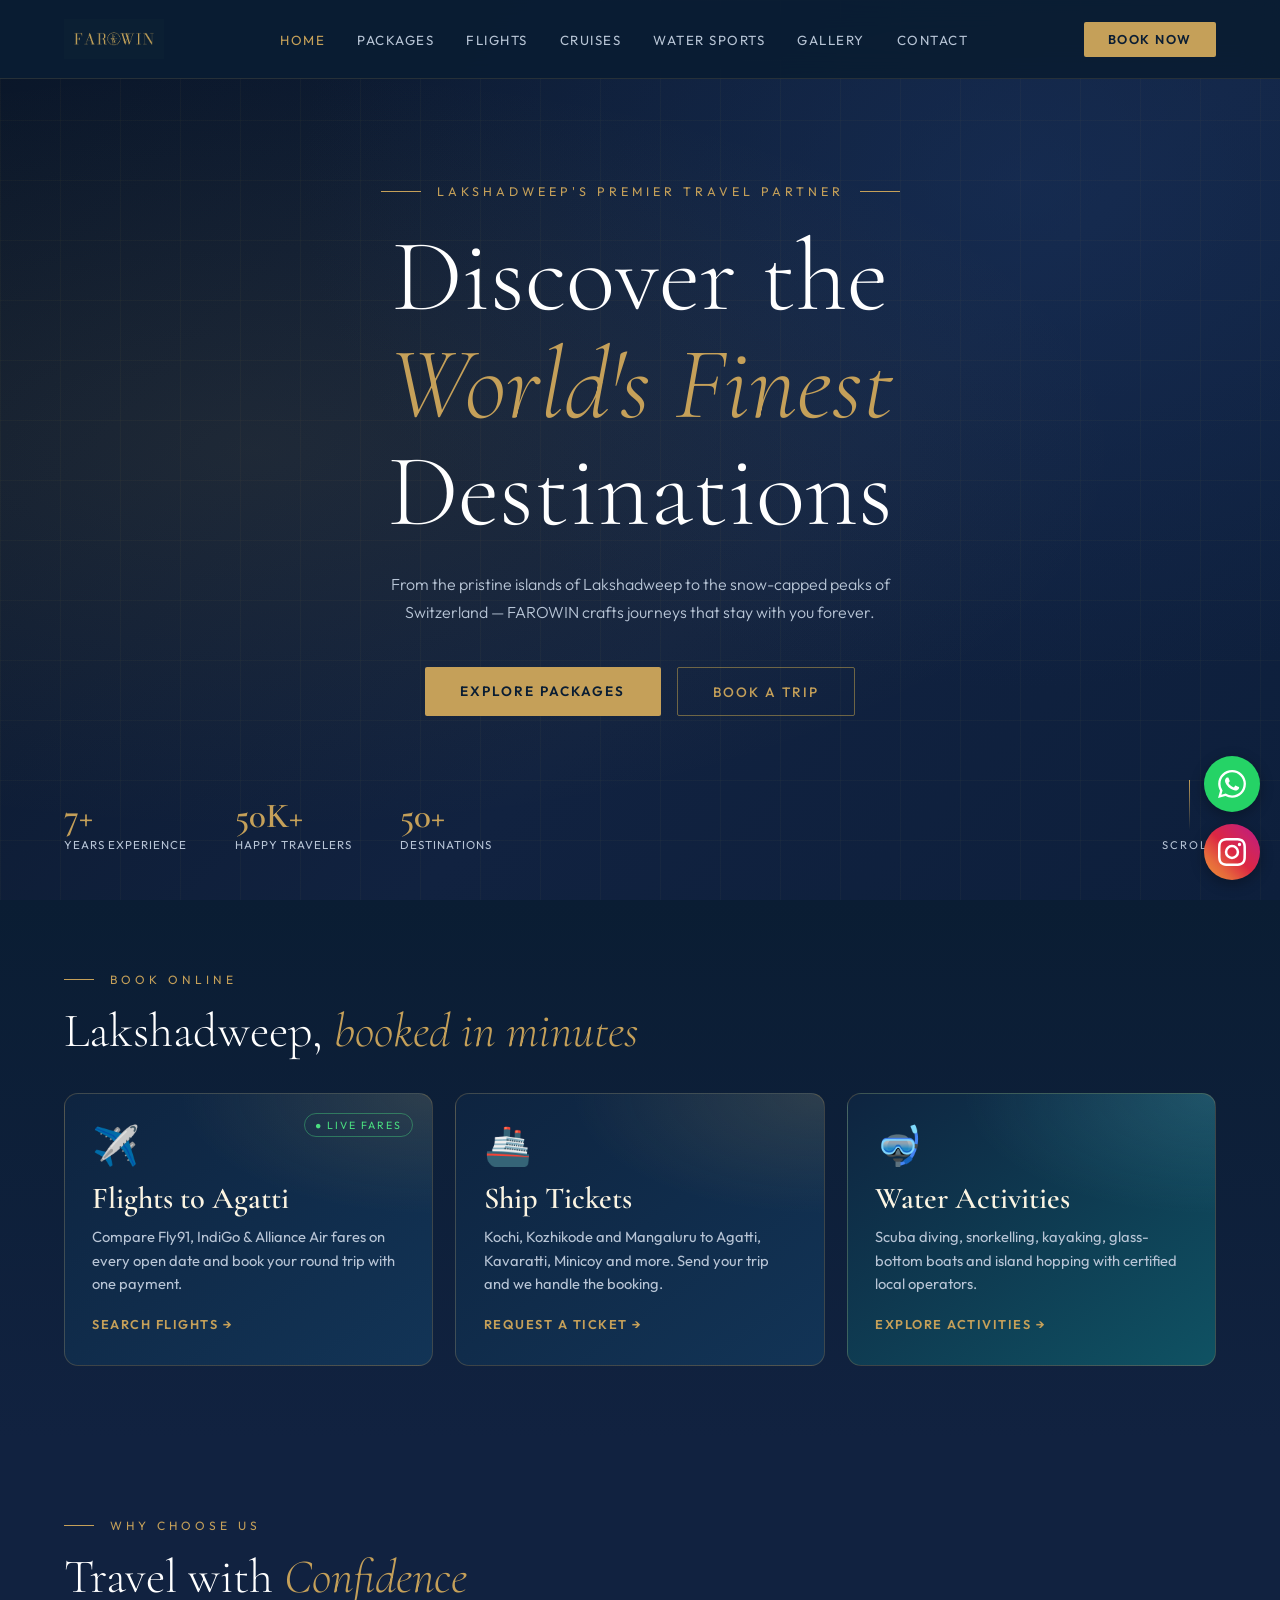
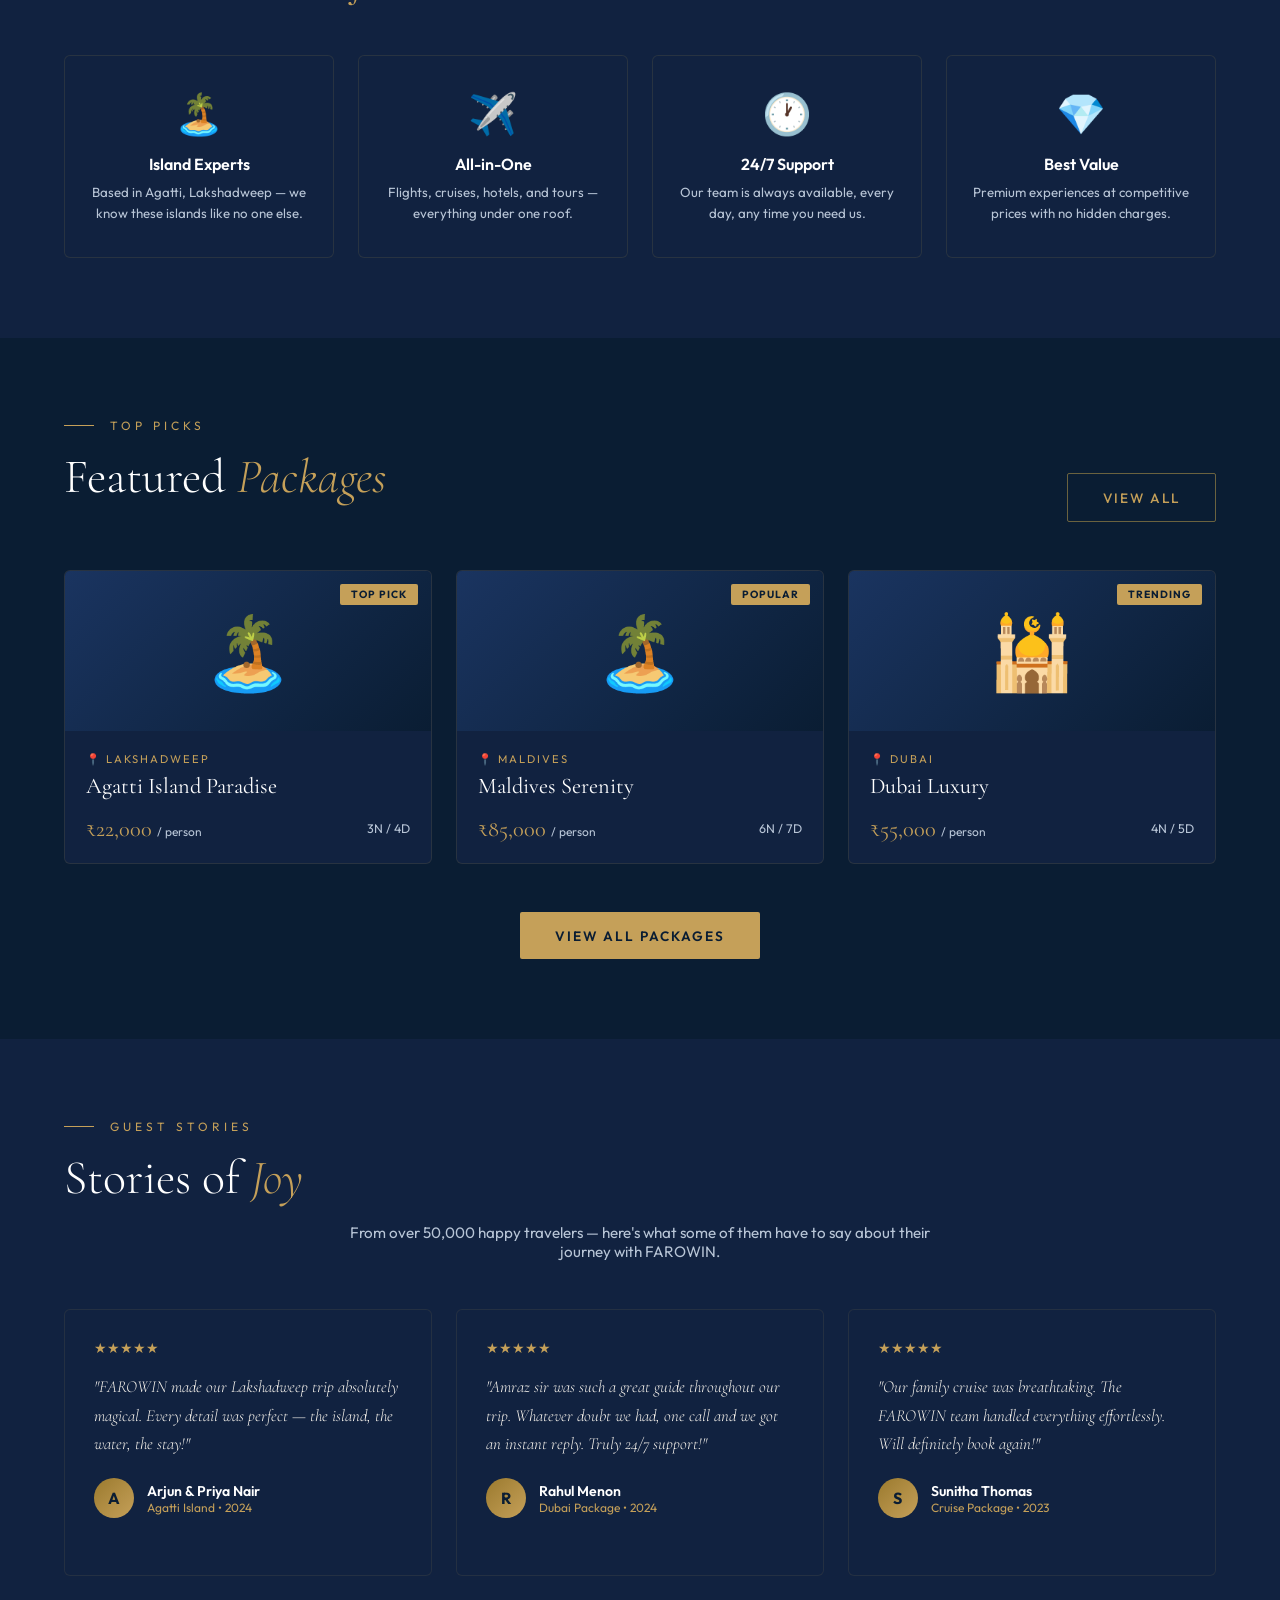
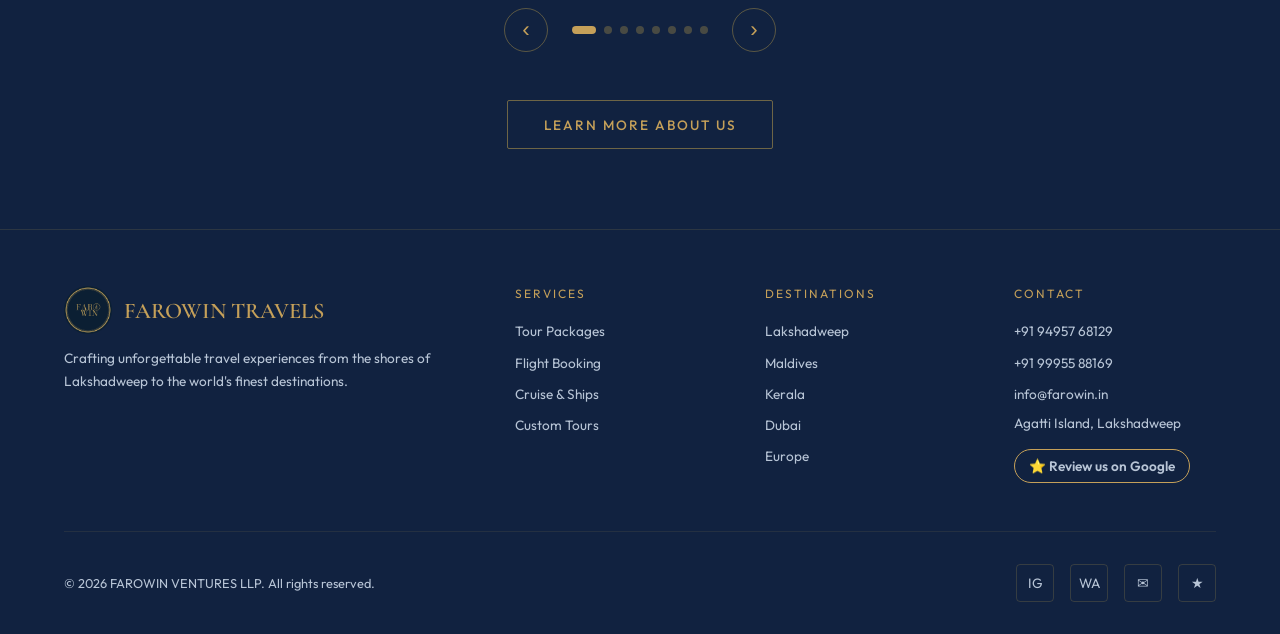
<file: index.html>
<!DOCTYPE html>
<html lang="en">
<head>
<meta charset="UTF-8">
<meta name="viewport" content="width=device-width, initial-scale=1.0">
<title>FAROWIN Travels — Home</title>
<link rel="icon" type="image/png" href="assets/logos/farowin-seal-circle.png">
<link rel="apple-touch-icon" href="assets/logos/farowin-seal-square.png">
<link rel="stylesheet" href="style.css">
<style>
  /* HERO */
  #home {
    height: 100vh; position: relative;
    display: flex; align-items: center; justify-content: center; overflow: hidden;
  }
  .hero-bg {
    position: absolute; inset: 0;
    background: radial-gradient(ellipse at 20% 50%, rgba(201,168,76,0.09) 0%, transparent 60%),
      radial-gradient(ellipse at 80% 20%, rgba(26,52,96,0.5) 0%, transparent 50%),
      linear-gradient(135deg, #0A1628 0%, #112240 60%, #0D1F3C 100%);
  }
  .hero-grid {
    position: absolute; inset: 0;
    background-image: linear-gradient(rgba(201,168,76,0.04) 1px, transparent 1px),
      linear-gradient(90deg, rgba(201,168,76,0.04) 1px, transparent 1px);
    background-size: 60px 60px;
  }
  .hero-content {
    position: relative; z-index: 2; text-align: center; padding: 0 5%;
    animation: fadeUp 1.2s ease forwards;
  }
  .hero-tagline {
    font-size: 0.78rem; letter-spacing: 4px; text-transform: uppercase;
    color: var(--gold); margin-bottom: 1.5rem;
    display: flex; align-items: center; justify-content: center; gap: 1rem;
  }
  .hero-tagline::before, .hero-tagline::after { content: ''; width: 40px; height: 1px; background: var(--gold); }
  .hero-title {
    font-family: 'Cormorant Garamond', serif;
    font-size: clamp(3.5rem, 8vw, 7rem);
    font-weight: 300; line-height: 1.05; color: var(--white); margin-bottom: 0.5rem;
  }
  .hero-title em { color: var(--gold); font-style: italic; }
  .hero-sub {
    font-size: 1rem; color: var(--text-light);
    max-width: 520px; margin: 1.5rem auto 2.5rem; line-height: 1.8; font-weight: 300;
  }
  .hero-btns { display: flex; gap: 1rem; justify-content: center; flex-wrap: wrap; }
  .hero-stats {
    position: absolute; bottom: 3rem; left: 5%;
    display: flex; gap: 3rem; animation: fadeUp 1.5s ease 0.3s both;
  }
  .stat-num { font-family: 'Cormorant Garamond', serif; font-size: 2.2rem; font-weight: 600; color: var(--gold); }
  .stat-label { font-size: 0.72rem; color: var(--text-light); letter-spacing: 1px; text-transform: uppercase; }
  .scroll-hint {
    position: absolute; bottom: 3rem; right: 5%;
    display: flex; flex-direction: column; align-items: center; gap: 0.5rem;
    color: var(--text-light); font-size: 0.7rem; letter-spacing: 2px; text-transform: uppercase;
  }
  .scroll-line { width: 1px; height: 50px; background: linear-gradient(to bottom, var(--gold), transparent); animation: pulse 2s ease infinite; }
  @keyframes pulse { 0%,100%{opacity:1} 50%{opacity:0.3} }

  /* WHY US */
  .why-grid { display: grid; grid-template-columns: repeat(4,1fr); gap: 1.5rem; max-width: 1200px; margin: 3rem auto 0; }
  .why-card {
    padding: 2rem 1.5rem; background: var(--navy-mid);
    border: 1px solid rgba(201,168,76,0.12); border-radius: 6px;
    transition: border-color 0.3s, transform 0.3s; text-align: center;
  }
  .why-card:hover { border-color: var(--gold); transform: translateY(-6px); }
  .why-icon { font-size: 2.5rem; margin-bottom: 1rem; }
  .why-title { font-size: 1rem; font-weight: 600; color: var(--white); margin-bottom: 0.5rem; }
  .why-desc { font-size: 0.83rem; color: var(--text-light); line-height: 1.6; }

  /* FEATURED PACKAGES PREVIEW */
  .featured-grid { display: grid; grid-template-columns: repeat(3,1fr); gap: 1.5rem; max-width: 1200px; margin: 3rem auto 0; }
  .feat-pkg {
    background: var(--navy-mid); border: 1px solid rgba(201,168,76,0.12);
    border-radius: 6px; overflow: hidden; transition: all 0.4s; cursor: pointer;
  }
  .feat-pkg:hover { transform: translateY(-8px); border-color: var(--gold); }
  .feat-img {
    height: 160px; background: linear-gradient(135deg, var(--navy-light), var(--navy));
    display: flex; align-items: center; justify-content: center; font-size: 4.5rem;
    position: relative;
  }
  .feat-badge {
    position: absolute; top: 0.8rem; right: 0.8rem;
    background: var(--gold); color: var(--navy);
    font-size: 0.65rem; font-weight: 700; letter-spacing: 1px;
    padding: 0.25rem 0.7rem; border-radius: 2px; text-transform: uppercase;
  }
  .feat-body { padding: 1.3rem; }
  .feat-loc { font-size: 0.7rem; color: var(--gold); letter-spacing: 2px; text-transform: uppercase; margin-bottom: 0.4rem; }
  .feat-name { font-family: 'Cormorant Garamond', serif; font-size: 1.4rem; color: var(--white); margin-bottom: 0.4rem; }
  .feat-foot { display: flex; justify-content: space-between; align-items: center; margin-top: 1rem; }
  .feat-price { font-family: 'Cormorant Garamond', serif; font-size: 1.4rem; color: var(--gold); }
  .feat-price span { font-size: 0.75rem; color: var(--text-light); font-family: 'Outfit',sans-serif; }
  .view-all-wrap { text-align: center; margin-top: 3rem; }

  /* TESTIMONIAL CAROUSEL */
  .testi-wrap { max-width: 1200px; margin: 3rem auto 0; position: relative; }
  .testi-track-container { overflow: hidden; }
  .testi-track {
    display: flex; gap: 1.5rem;
    transition: transform 0.6s cubic-bezier(0.4, 0, 0.2, 1);
  }
  .testi-card {
    flex: 0 0 calc((100% - 3rem) / 3);
    background: var(--navy-mid); border: 1px solid rgba(201,168,76,0.1);
    border-radius: 6px; padding: 1.8rem; transition: border-color 0.3s;
  }
  .testi-card:hover { border-color: rgba(201,168,76,0.35); }
  .testi-stars { color: var(--gold); font-size: 0.85rem; margin-bottom: 1rem; }
  .testi-text {
    font-family: 'Cormorant Garamond',serif; font-size: 1.05rem;
    font-weight: 300; font-style: italic; color: var(--cream);
    line-height: 1.7; margin-bottom: 1.2rem;
  }
  .testi-author { display: flex; align-items: center; gap: 0.8rem; }
  .testi-avatar {
    width: 40px; height: 40px; border-radius: 50%;
    background: linear-gradient(135deg, var(--gold-dark), var(--gold));
    display: flex; align-items: center; justify-content: center;
    font-weight: 700; color: var(--navy); flex-shrink: 0;
  }
  .testi-name { font-size: 0.88rem; font-weight: 600; color: var(--white); }
  .testi-place { font-size: 0.75rem; color: var(--gold); }

  .testi-controls {
    display: flex; justify-content: center; align-items: center;
    gap: 1.5rem; margin-top: 2rem;
  }
  .testi-btn {
    width: 44px; height: 44px; border-radius: 50%;
    background: transparent; border: 1px solid rgba(201,168,76,0.4);
    color: var(--gold); font-size: 1.4rem; cursor: pointer;
    display: flex; align-items: center; justify-content: center;
    transition: all 0.3s;
  }
  .testi-btn:hover { background: var(--gold); color: var(--navy); }
  .testi-dots { display: flex; gap: 0.5rem; }
  .testi-dot {
    width: 8px; height: 8px; border-radius: 50%;
    background: rgba(201,168,76,0.3); cursor: pointer;
    transition: all 0.3s; border: none;
  }
  .testi-dot.active { background: var(--gold); width: 24px; border-radius: 4px; }

  @media(max-width:1024px){
    .why-grid { grid-template-columns: repeat(2,1fr); }
    .featured-grid { grid-template-columns: repeat(2,1fr); }
    .testi-card { flex: 0 0 calc((100% - 1.5rem) / 2); }
  }
  @media(max-width:600px){
    .why-grid, .featured-grid { grid-template-columns: 1fr; }
    .testi-card { flex: 0 0 100%; }
    .hero-stats { position: static; flex-wrap: wrap; justify-content: center; margin-top: 2rem; }
    .scroll-hint { display: none; }
  }
</style>
</head>
<body>
<div id="nav-placeholder"></div>

<!-- HERO -->
<section id="home">
  <div class="hero-bg"></div>
  <div class="hero-grid"></div>
  <div class="hero-content">
    <div class="hero-tagline">Lakshadweep's Premier Travel Partner</div>
    <h1 class="hero-title">
      Discover the<br>
      <em>World's Finest</em><br>
      Destinations
    </h1>
    <p class="hero-sub">From the pristine islands of Lakshadweep to the snow-capped peaks of Switzerland — FAROWIN crafts journeys that stay with you forever.</p>
    <div class="hero-btns">
      <a href="packages.html" class="btn-primary">Explore Packages</a>
      <a href="contact.html" class="btn-outline">Book a Trip</a>
    </div>
  </div>
  <div class="hero-stats">
    <div class="stat"><div class="stat-num"><span class="counter" data-target="7">0</span>+</div><div class="stat-label">Years Experience</div></div>
    <div class="stat"><div class="stat-num"><span class="counter" data-target="50">0</span>K+</div><div class="stat-label">Happy Travelers</div></div>
    <div class="stat"><div class="stat-num"><span class="counter" data-target="50">0</span>+</div><div class="stat-label">Destinations</div></div>
  </div>
  <div class="scroll-hint"><div class="scroll-line"></div>Scroll</div>
</section>

<!-- BOOK ONLINE (Farowin Portal) -->
<section class="portal-sec">
  <div class="portal-wrap">
    <div class="section-tag">Book Online</div>
    <h2 class="section-title">Lakshadweep, <em>booked in minutes</em></h2>
    <div class="portal-grid">
      <a class="portal-card reveal" href="https://portal.farowin.in/"><span class="pc-live">● Live fares</span><div class="pc-ic">✈️</div><h3>Flights to Agatti</h3><p>Compare Fly91, IndiGo &amp; Alliance Air fares on every open date and book your round trip with one payment.</p><span class="pc-go">Search flights →</span></a>
      <a class="portal-card reveal" href="https://portal.farowin.in/?tab=ship"><div class="pc-ic">🚢</div><h3>Ship Tickets</h3><p>Kochi, Kozhikode and Mangaluru to Agatti, Kavaratti, Minicoy and more. Send your trip and we handle the booking.</p><span class="pc-go">Request a ticket →</span></a>
      <a class="portal-card sea reveal" href="https://portal.farowin.in/?tab=act"><div class="pc-ic">🤿</div><h3>Water Activities</h3><p>Scuba diving, snorkelling, kayaking, glass-bottom boats and island hopping with certified local operators.</p><span class="pc-go">Explore activities →</span></a>
    </div>
  </div>
</section>

<!-- WHY US -->
<section style="background:var(--navy-mid);">
  <div style="max-width:1200px;margin:0 auto;">
    <div class="section-tag">Why Choose Us</div>
    <h2 class="section-title">Travel with <em>Confidence</em></h2>
  </div>
  <div class="why-grid">
    <div class="why-card reveal">
      <div class="why-icon">🏝️</div>
      <div class="why-title">Island Experts</div>
      <div class="why-desc">Based in Agatti, Lakshadweep — we know these islands like no one else.</div>
    </div>
    <div class="why-card reveal">
      <div class="why-icon">✈️</div>
      <div class="why-title">All-in-One</div>
      <div class="why-desc">Flights, cruises, hotels, and tours — everything under one roof.</div>
    </div>
    <div class="why-card reveal">
      <div class="why-icon">🕐</div>
      <div class="why-title">24/7 Support</div>
      <div class="why-desc">Our team is always available, every day, any time you need us.</div>
    </div>
    <div class="why-card reveal">
      <div class="why-icon">💎</div>
      <div class="why-title">Best Value</div>
      <div class="why-desc">Premium experiences at competitive prices with no hidden charges.</div>
    </div>
  </div>
</section>

<!-- FEATURED PACKAGES -->
<section style="background:var(--navy);">
  <div style="max-width:1200px;margin:0 auto;display:flex;justify-content:space-between;align-items:flex-end;flex-wrap:wrap;gap:1rem;">
    <div>
      <div class="section-tag">Top Picks</div>
      <h2 class="section-title">Featured <em>Packages</em></h2>
    </div>
    <a href="packages.html" class="btn-outline">View All</a>
  </div>
  <div class="featured-grid">
    <div class="feat-pkg reveal" onclick="location.href='packages.html'">
      <div class="feat-img">🏝️<div class="feat-badge">Top Pick</div></div>
      <div class="feat-body">
        <div class="feat-loc">📍 Lakshadweep</div>
        <div class="feat-name">Agatti Island Paradise</div>
        <div class="feat-foot">
          <div class="feat-price">₹22,000 <span>/ person</span></div>
          <span style="font-size:0.78rem;color:var(--text-light);">3N / 4D</span>
        </div>
      </div>
    </div>
    <div class="feat-pkg reveal" onclick="location.href='packages.html'">
      <div class="feat-img">🏝️<div class="feat-badge">Popular</div></div>
      <div class="feat-body">
        <div class="feat-loc">📍 Maldives</div>
        <div class="feat-name">Maldives Serenity</div>
        <div class="feat-foot">
          <div class="feat-price">₹85,000 <span>/ person</span></div>
          <span style="font-size:0.78rem;color:var(--text-light);">6N / 7D</span>
        </div>
      </div>
    </div>
    <div class="feat-pkg reveal" onclick="location.href='packages.html'">
      <div class="feat-img">🕌<div class="feat-badge">Trending</div></div>
      <div class="feat-body">
        <div class="feat-loc">📍 Dubai</div>
        <div class="feat-name">Dubai Luxury</div>
        <div class="feat-foot">
          <div class="feat-price">₹55,000 <span>/ person</span></div>
          <span style="font-size:0.78rem;color:var(--text-light);">4N / 5D</span>
        </div>
      </div>
    </div>
  </div>
  <div class="view-all-wrap"><a href="packages.html" class="btn-primary">View All Packages</a></div>
</section>

<!-- TESTIMONIALS CAROUSEL -->
<section style="background:var(--navy-mid);">
  <div style="max-width:1200px;margin:0 auto;">
    <div class="section-tag">Guest Stories</div>
    <h2 class="section-title">Stories of <em>Joy</em></h2>
    <p style="text-align:center;color:var(--text-light);max-width:600px;margin:0.8rem auto 0;font-size:0.95rem;">From over 50,000 happy travelers — here's what some of them have to say about their journey with FAROWIN.</p>
  </div>

  <div class="testi-wrap">
    <div class="testi-track-container">
      <div class="testi-track" id="testi-track">

        <div class="testi-card">
          <div class="testi-stars">★★★★★</div>
          <div class="testi-text">"FAROWIN made our Lakshadweep trip absolutely magical. Every detail was perfect — the island, the water, the stay!"</div>
          <div class="testi-author">
            <div class="testi-avatar">A</div>
            <div><div class="testi-name">Arjun & Priya Nair</div><div class="testi-place">Agatti Island • 2024</div></div>
          </div>
        </div>

        <div class="testi-card">
          <div class="testi-stars">★★★★★</div>
          <div class="testi-text">"Amraz sir was such a great guide throughout our trip. Whatever doubt we had, one call and we got an instant reply. Truly 24/7 support!"</div>
          <div class="testi-author">
            <div class="testi-avatar">R</div>
            <div><div class="testi-name">Rahul Menon</div><div class="testi-place">Dubai Package • 2024</div></div>
          </div>
        </div>

        <div class="testi-card">
          <div class="testi-stars">★★★★★</div>
          <div class="testi-text">"Our family cruise was breathtaking. The FAROWIN team handled everything effortlessly. Will definitely book again!"</div>
          <div class="testi-author">
            <div class="testi-avatar">S</div>
            <div><div class="testi-name">Sunitha Thomas</div><div class="testi-place">Cruise Package • 2023</div></div>
          </div>
        </div>

        <div class="testi-card">
          <div class="testi-stars">★★★★★</div>
          <div class="testi-text">"Honeymoon in the Maldives, planned to perfection. Amraz was incredibly helpful — answered every message even at midnight. Thank you FAROWIN!"</div>
          <div class="testi-author">
            <div class="testi-avatar">F</div>
            <div><div class="testi-name">Faisal & Ayesha</div><div class="testi-place">Maldives Honeymoon • 2024</div></div>
          </div>
        </div>

        <div class="testi-card">
          <div class="testi-stars">★★★★★</div>
          <div class="testi-text">"Booked a last-minute group trip for 12 people. Amraz sir made it happen flawlessly. Very professional and always reachable on call."</div>
          <div class="testi-author">
            <div class="testi-avatar">V</div>
            <div><div class="testi-name">Vishnu Krishnan</div><div class="testi-place">Group Tour • 2024</div></div>
          </div>
        </div>

        <div class="testi-card">
          <div class="testi-stars">★★★★★</div>
          <div class="testi-text">"Bangaram Island felt like a private paradise. Amraz's local knowledge and personal attention made every moment special. Highly recommend FAROWIN!"</div>
          <div class="testi-author">
            <div class="testi-avatar">M</div>
            <div><div class="testi-name">Meera Pillai</div><div class="testi-place">Bangaram Island • 2025</div></div>
          </div>
        </div>

        <div class="testi-card">
          <div class="testi-stars">★★★★★</div>
          <div class="testi-text">"I called Amraz sir at odd hours during my trip — every single time he picked up and helped. That kind of dedication is rare. FAROWIN is the real deal."</div>
          <div class="testi-author">
            <div class="testi-avatar">K</div>
            <div><div class="testi-name">Kiran Raj</div><div class="testi-place">Kavaratti Island • 2024</div></div>
          </div>
        </div>

        <div class="testi-card">
          <div class="testi-stars">★★★★★</div>
          <div class="testi-text">"From flight booking to last-day pickup, Amraz handled everything. He's not just a travel agent — he feels like a friend guiding you. Loved the trip!"</div>
          <div class="testi-author">
            <div class="testi-avatar">N</div>
            <div><div class="testi-name">Nisha Varghese</div><div class="testi-place">Lakshadweep • 2025</div></div>
          </div>
        </div>

        <div class="testi-card">
          <div class="testi-stars">★★★★★</div>
          <div class="testi-text">"What I loved most about FAROWIN — Amraz sir replies instantly, no matter what time. Booked our Dubai trip with full confidence. Excellent experience!"</div>
          <div class="testi-author">
            <div class="testi-avatar">S</div>
            <div><div class="testi-name">Shafeeq Ahamed</div><div class="testi-place">Dubai Tour • 2024</div></div>
          </div>
        </div>

        <div class="testi-card">
          <div class="testi-stars">★★★★★</div>
          <div class="testi-text">"Honestly the best travel experience we've had. Amraz personally guided us through everything — visa, hotels, sightseeing. FAROWIN exceeded expectations."</div>
          <div class="testi-author">
            <div class="testi-avatar">A</div>
            <div><div class="testi-name">Anjana & Dileep</div><div class="testi-place">Singapore Tour • 2025</div></div>
          </div>
        </div>

        <div class="testi-card">
          <div class="testi-stars">★★★★★</div>
          <div class="testi-text">"My parents are senior citizens and were nervous about travel. Amraz sir kept checking in throughout, made them feel safe. Truly grateful to FAROWIN."</div>
          <div class="testi-author">
            <div class="testi-avatar">H</div>
            <div><div class="testi-name">Haritha S.</div><div class="testi-place">Family Tour • 2024</div></div>
          </div>
        </div>

        <div class="testi-card">
          <div class="testi-stars">★★★★★</div>
          <div class="testi-text">"Planned my solo trip to Lakshadweep with FAROWIN. Amraz answered all my questions patiently, even before booking. That trust is why I chose them — and they delivered!"</div>
          <div class="testi-author">
            <div class="testi-avatar">J</div>
            <div><div class="testi-name">Jithin Mohan</div><div class="testi-place">Solo Trip • 2025</div></div>
          </div>
        </div>

      </div>
    </div>

    <div class="testi-controls">
      <button class="testi-btn" onclick="testiNav(-1)" aria-label="Previous">‹</button>
      <div class="testi-dots" id="testi-dots"></div>
      <button class="testi-btn" onclick="testiNav(1)" aria-label="Next">›</button>
    </div>
  </div>

  <div class="view-all-wrap">
    <a href="about.html" class="btn-outline">Learn More About Us</a>
  </div>
</section>

<div id="footer-placeholder"></div>
<script src="shared.js"></script>
<script>
  // Counter animation (triggered when stats section comes into view)
  function animateCounters() {
    document.querySelectorAll('.counter').forEach(function(el) {
      var target = parseInt(el.dataset.target);
      var current = 0;
      var step = Math.max(1, Math.ceil(target / 40));
      var interval = setInterval(function() {
        current += step;
        if (current >= target) { current = target; clearInterval(interval); }
        el.textContent = current;
      }, 30);
    });
  }
  // Trigger counter on page load (hero is visible immediately)
  setTimeout(animateCounters, 600);

  // Testimonial carousel
  var totalTestis = document.querySelectorAll('.testi-card').length;
  var perView = 3;
  var currentSlide = 0;
  var autoSlideTimer;

  function getPerView() {
    if (window.innerWidth <= 600) return 1;
    if (window.innerWidth <= 1024) return 2;
    return 3;
  }

  function totalSlides() {
    return Math.max(1, totalTestis - perView + 1);
  }

  function buildDots() {
    var dotsEl = document.getElementById('testi-dots');
    dotsEl.innerHTML = '';
    var slides = totalSlides();
    var maxDots = Math.min(slides, 8);
    for (var i = 0; i < maxDots; i++) {
      var dot = document.createElement('button');
      dot.className = 'testi-dot' + (i === 0 ? ' active' : '');
      dot.setAttribute('aria-label', 'Slide ' + (i + 1));
      dot.onclick = (function(idx) { return function() { goToSlide(idx); }; })(i);
      dotsEl.appendChild(dot);
    }
  }

  function updateCarousel() {
    var track = document.getElementById('testi-track');
    var card = document.querySelector('.testi-card');
    if (!card) return;
    var cardWidth = card.offsetWidth;
    var gap = 24;
    track.style.transform = 'translateX(-' + (currentSlide * (cardWidth + gap)) + 'px)';

    var dots = document.querySelectorAll('.testi-dot');
    dots.forEach(function(d, i) { d.classList.toggle('active', i === Math.min(currentSlide, dots.length - 1)); });
  }

  function testiNav(dir) {
    currentSlide = (currentSlide + dir + totalSlides()) % totalSlides();
    updateCarousel();
    resetAutoSlide();
  }

  function goToSlide(i) {
    currentSlide = i;
    updateCarousel();
    resetAutoSlide();
  }

  function resetAutoSlide() {
    clearInterval(autoSlideTimer);
    autoSlideTimer = setInterval(function() { testiNav(1); }, 5000);
  }

  function initCarousel() {
    perView = getPerView();
    buildDots();
    if (currentSlide >= totalSlides()) currentSlide = 0;
    updateCarousel();
    resetAutoSlide();
  }

  window.addEventListener('resize', initCarousel);

  renderNav('Home');
  renderFooter();
  initReveal();

  // Init carousel after DOM ready
  setTimeout(initCarousel, 100);
</script>
</body>
</html>
</file>
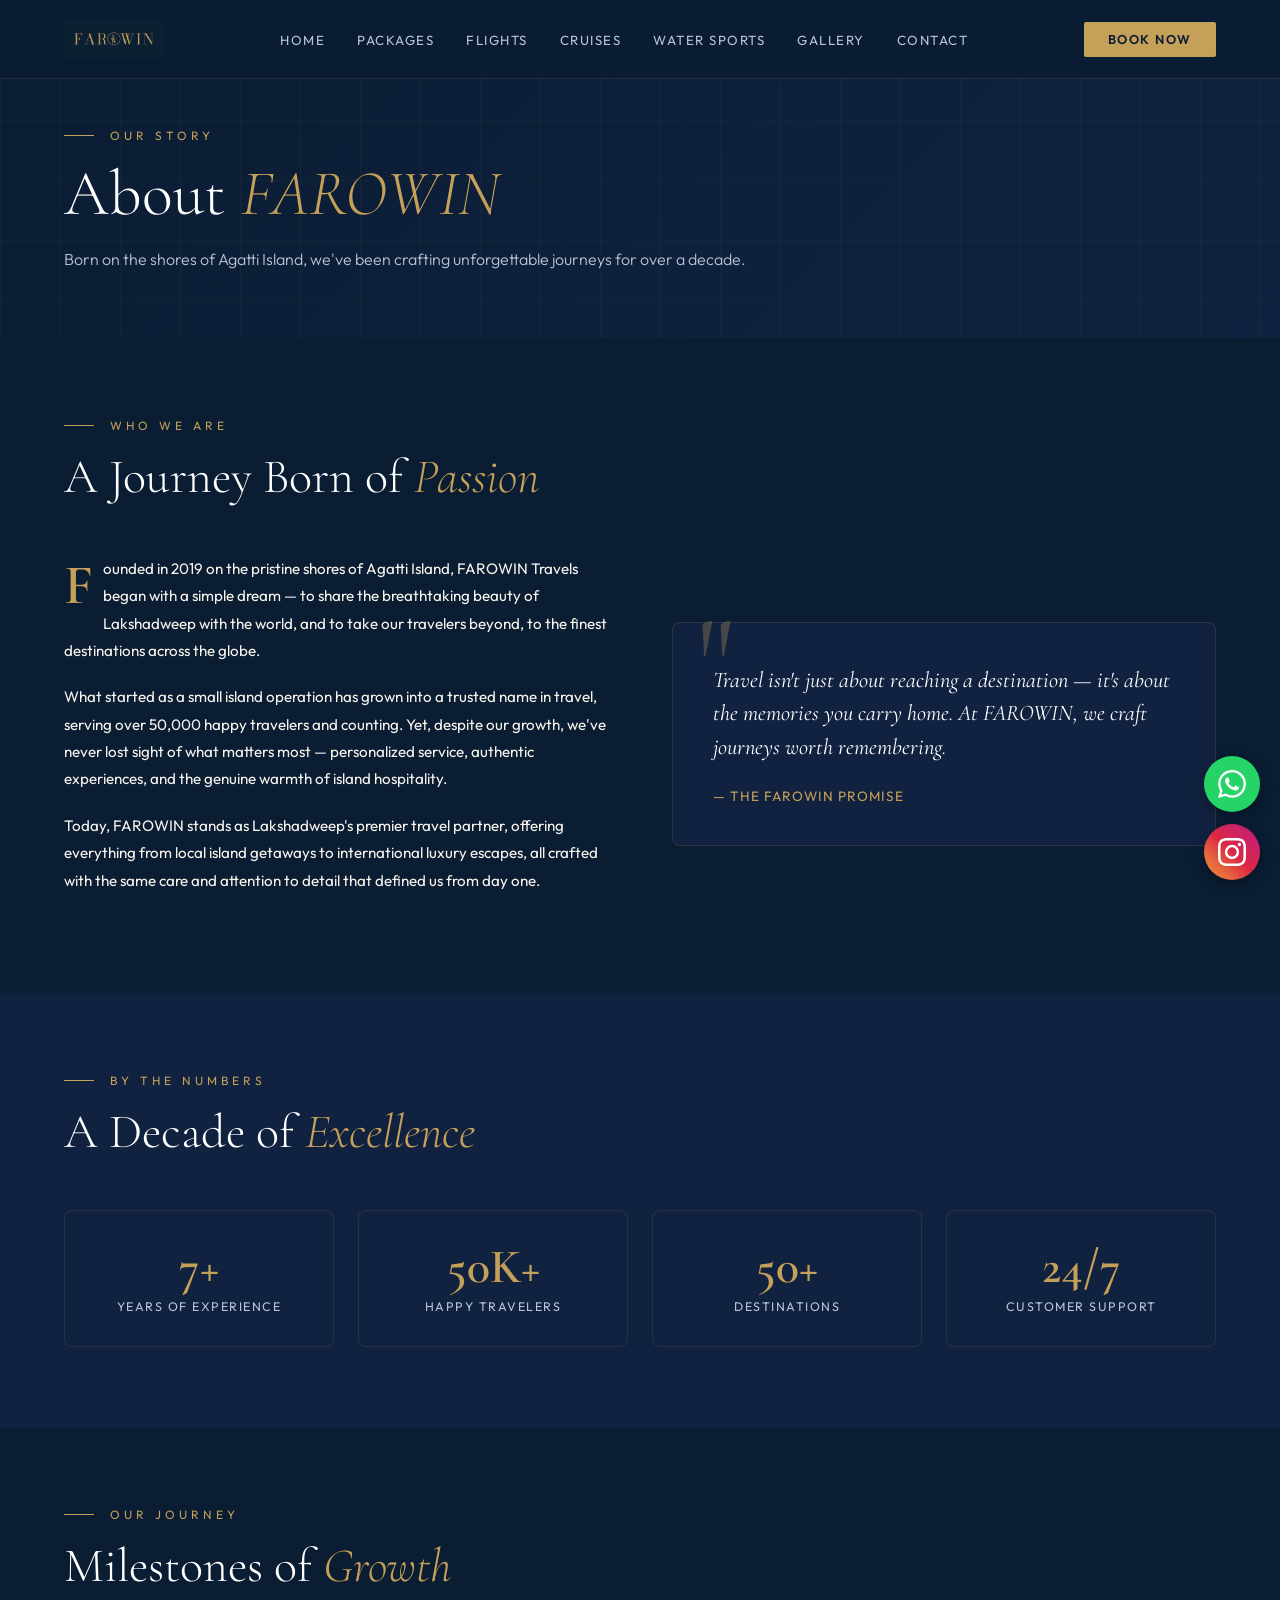
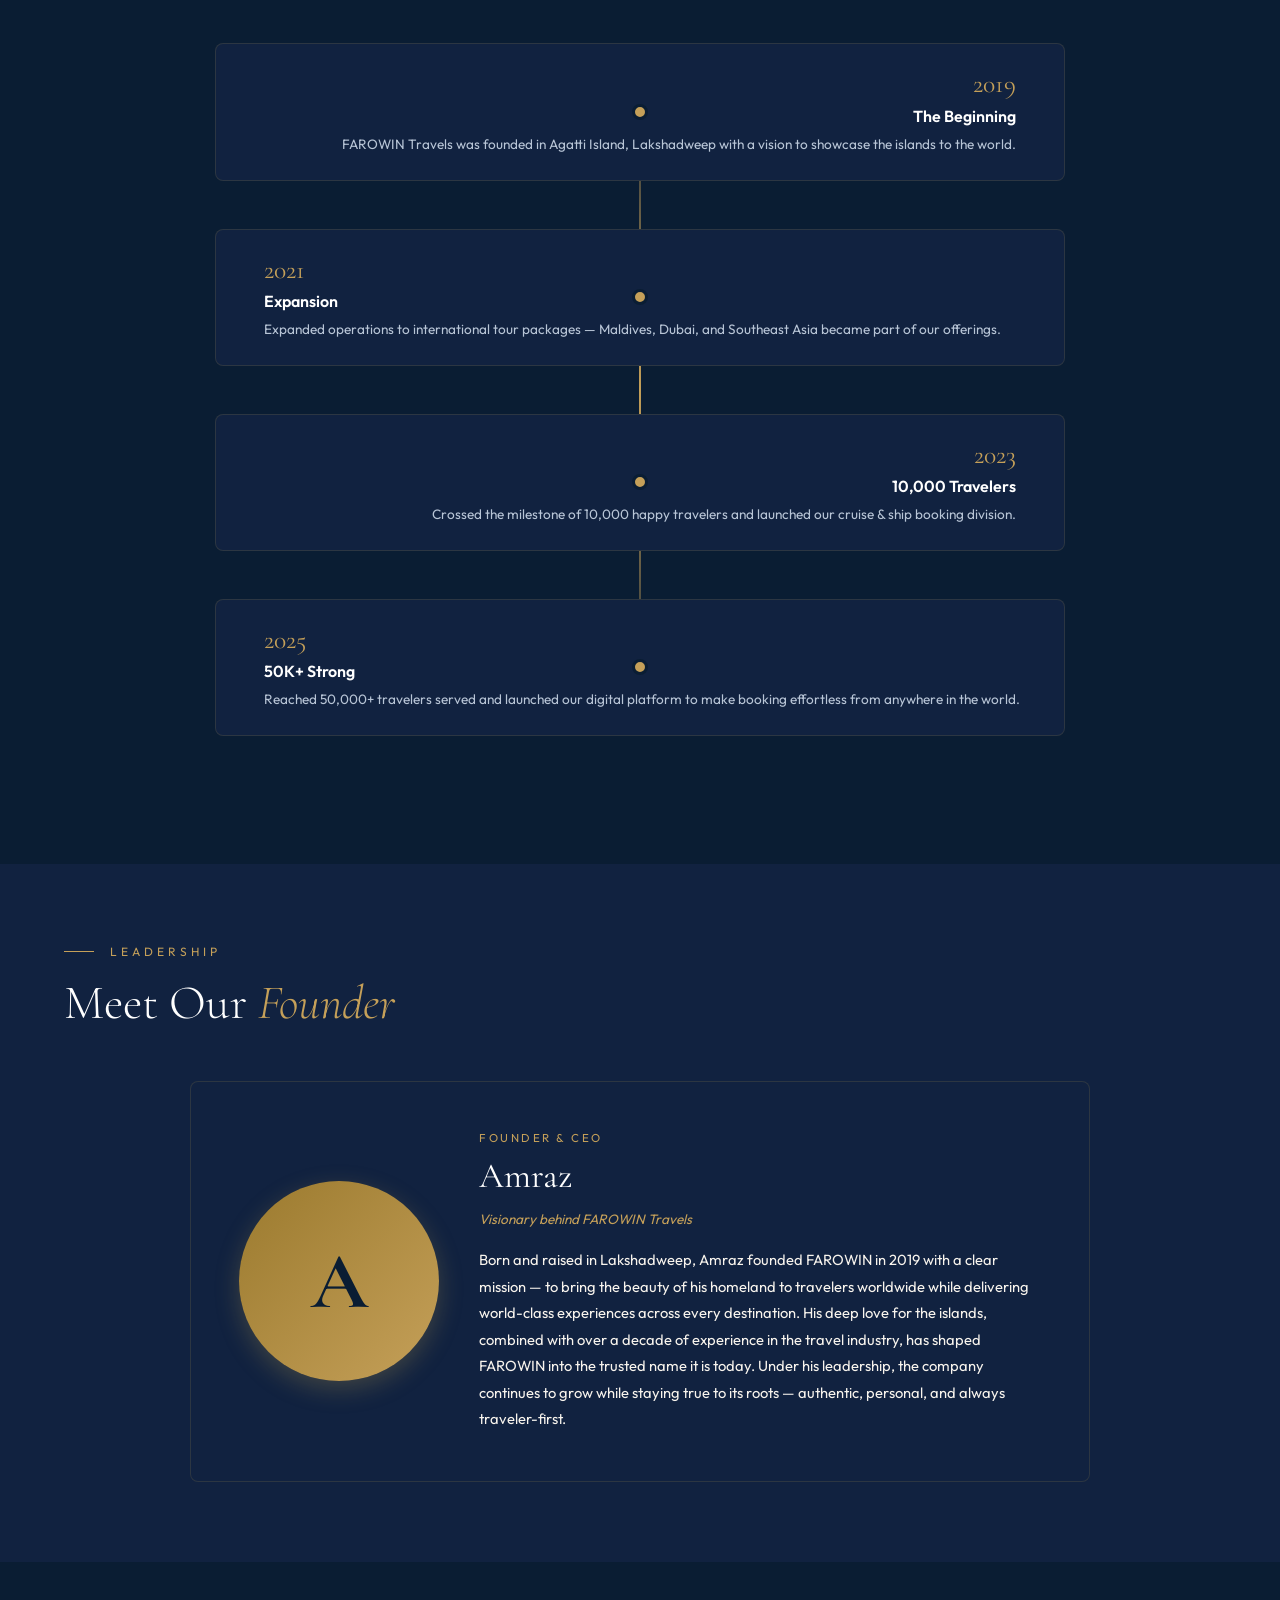
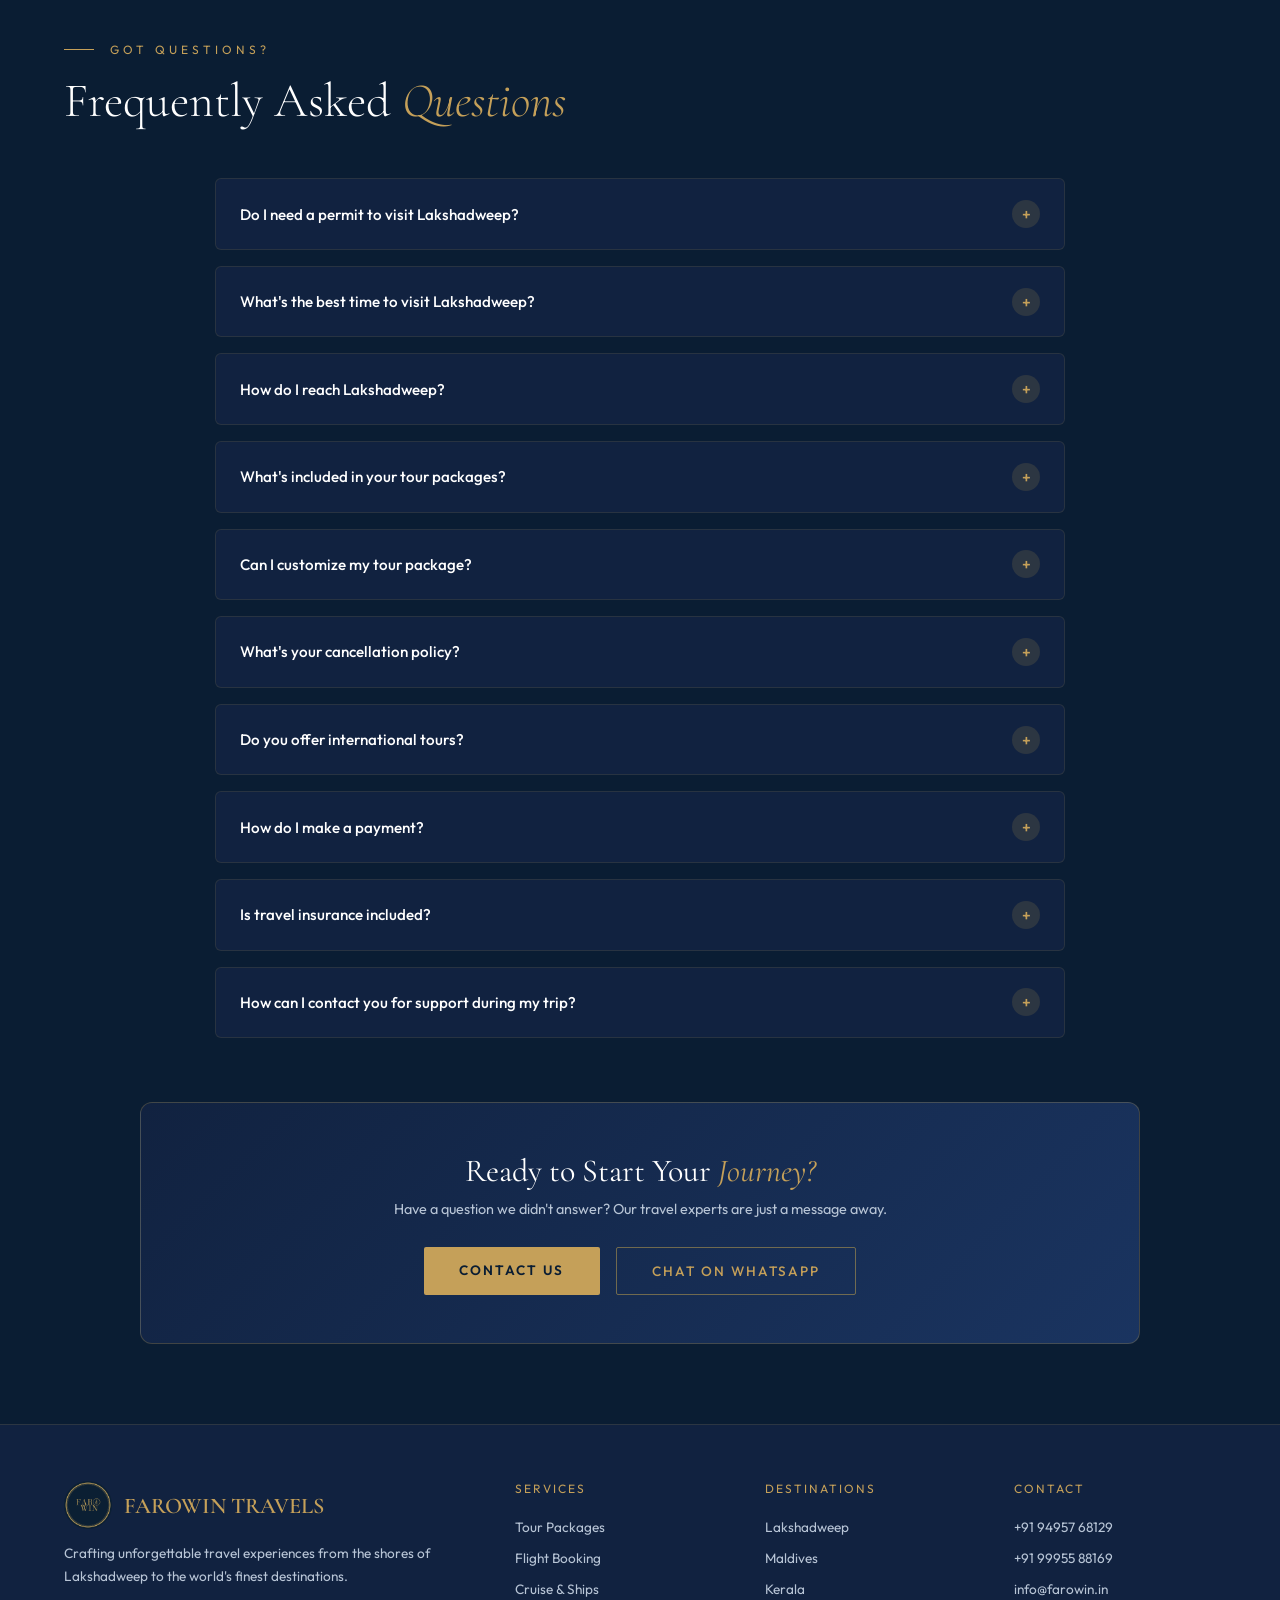
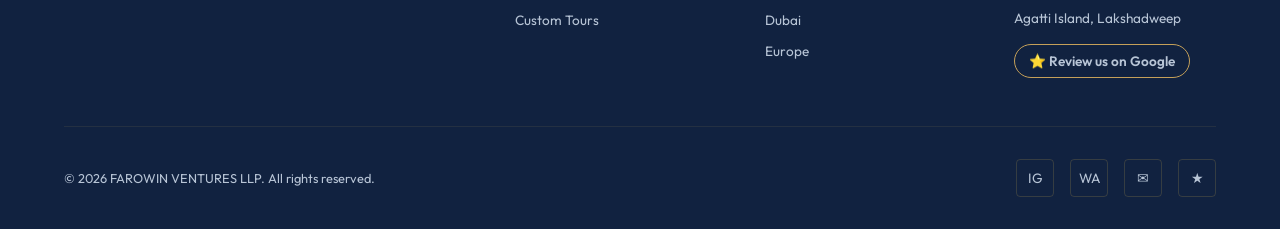
<file: about.html>
<!DOCTYPE html>
<html lang="en">
<head>
<meta charset="UTF-8">
<meta name="viewport" content="width=device-width, initial-scale=1.0">
<title>FAROWIN — About Us</title>
<link rel="icon" type="image/png" href="assets/logos/farowin-seal-circle.png">
<link rel="apple-touch-icon" href="assets/logos/farowin-seal-square.png">
<link rel="stylesheet" href="style.css">
<style>
  /* STORY SECTION */
  .story-grid {
    display: grid; grid-template-columns: 1fr 1fr; gap: 4rem;
    max-width: 1200px; margin: 3rem auto 0; align-items: center;
  }
  .story-text p {
    font-size: 0.95rem; color: var(--cream); line-height: 1.8;
    margin-bottom: 1.2rem;
  }
  .story-text p:first-of-type::first-letter {
    font-family: 'Cormorant Garamond', serif;
    font-size: 3.5rem; color: var(--gold);
    float: left; line-height: 0.9; margin: 0.3rem 0.6rem 0 0; font-weight: 600;
  }
  .story-card {
    background: var(--navy-mid); border: 1px solid rgba(201,168,76,0.15);
    border-radius: 8px; padding: 2.5rem; position: relative;
  }
  .story-card::before {
    content: '"'; position: absolute; top: -1.5rem; left: 1.5rem;
    font-family: 'Cormorant Garamond', serif; font-size: 8rem;
    color: var(--gold); opacity: 0.3; line-height: 1;
  }
  .story-quote {
    font-family: 'Cormorant Garamond', serif; font-size: 1.4rem;
    font-style: italic; color: var(--white); line-height: 1.5; margin-bottom: 1.5rem;
  }
  .story-author { font-size: 0.85rem; color: var(--gold); letter-spacing: 1px; }

  /* STATS BIG */
  .big-stats {
    display: grid; grid-template-columns: repeat(4,1fr); gap: 1.5rem;
    max-width: 1200px; margin: 3rem auto 0;
  }
  .big-stat {
    text-align: center; padding: 2rem 1rem; background: var(--navy-mid);
    border: 1px solid rgba(201,168,76,0.12); border-radius: 8px;
    transition: border-color 0.3s, transform 0.3s;
  }
  .big-stat:hover { border-color: var(--gold); transform: translateY(-4px); }
  .big-stat-num {
    font-family: 'Cormorant Garamond', serif; font-size: 3rem;
    font-weight: 600; color: var(--gold); line-height: 1; margin-bottom: 0.5rem;
  }
  .big-stat-label {
    font-size: 0.78rem; color: var(--text-light);
    letter-spacing: 1.5px; text-transform: uppercase;
  }

  /* TIMELINE */
  .timeline { max-width: 850px; margin: 3rem auto 0; position: relative; }
  .timeline::before {
    content: ''; position: absolute; left: 50%; top: 0; bottom: 0; width: 2px;
    background: linear-gradient(to bottom, transparent, var(--gold), transparent);
    transform: translateX(-50%);
  }
  .tl-item {
    display: flex; align-items: center; margin-bottom: 3rem;
    position: relative;
  }
  .tl-item:nth-child(odd) { flex-direction: row-reverse; }
  .tl-item:nth-child(odd) .tl-content { text-align: right; padding-right: 3rem; }
  .tl-item:nth-child(even) .tl-content { padding-left: 3rem; }
  .tl-content {
    flex: 1; background: var(--navy-mid);
    border: 1px solid rgba(201,168,76,0.15); border-radius: 8px;
    padding: 1.5rem; transition: border-color 0.3s;
  }
  .tl-content:hover { border-color: var(--gold); }
  .tl-year {
    font-family: 'Cormorant Garamond', serif;
    font-size: 1.6rem; color: var(--gold); margin-bottom: 0.4rem;
  }
  .tl-title { font-size: 1rem; color: var(--white); margin-bottom: 0.5rem; font-weight: 600; }
  .tl-desc { font-size: 0.85rem; color: var(--text-light); line-height: 1.6; }
  .tl-dot {
    position: absolute; left: 50%; transform: translateX(-50%);
    width: 16px; height: 16px; border-radius: 50%;
    background: var(--gold); border: 3px solid var(--navy);
    z-index: 2;
  }

  /* FOUNDER */
  .founder-card {
    max-width: 900px; margin: 3rem auto 0;
    background: var(--navy-mid); border: 1px solid rgba(201,168,76,0.15);
    border-radius: 8px; padding: 3rem; display: grid;
    grid-template-columns: 200px 1fr; gap: 2.5rem; align-items: center;
  }
  .founder-avatar {
    width: 200px; height: 200px; border-radius: 50%;
    background: linear-gradient(135deg, var(--gold-dark), var(--gold));
    display: flex; align-items: center; justify-content: center;
    font-family: 'Cormorant Garamond', serif;
    font-size: 5rem; color: var(--navy); font-weight: 700;
    box-shadow: 0 8px 24px rgba(201,168,76,0.25);
  }
  .founder-tag {
    font-size: 0.72rem; color: var(--gold);
    letter-spacing: 2.5px; text-transform: uppercase; margin-bottom: 0.6rem;
  }
  .founder-name {
    font-family: 'Cormorant Garamond', serif; font-size: 2.2rem;
    color: var(--white); margin-bottom: 0.8rem;
  }
  .founder-role {
    font-size: 0.85rem; color: var(--gold); font-style: italic;
    margin-bottom: 1.2rem;
  }
  .founder-text {
    font-size: 0.92rem; color: var(--cream); line-height: 1.8;
  }

  /* FAQ */
  .faq-wrap { max-width: 850px; margin: 3rem auto 0; }
  .faq-item {
    background: var(--navy-mid); border: 1px solid rgba(201,168,76,0.12);
    border-radius: 6px; margin-bottom: 1rem; overflow: hidden;
    transition: border-color 0.3s;
  }
  .faq-item.open { border-color: var(--gold); }
  .faq-q {
    padding: 1.3rem 1.5rem; cursor: pointer;
    display: flex; justify-content: space-between; align-items: center;
    font-size: 0.95rem; color: var(--white); font-weight: 500;
    transition: color 0.3s;
  }
  .faq-q:hover { color: var(--gold); }
  .faq-icon {
    width: 28px; height: 28px; border-radius: 50%;
    background: rgba(201,168,76,0.15);
    color: var(--gold); display: flex; align-items: center; justify-content: center;
    font-size: 1rem; flex-shrink: 0; transition: transform 0.3s;
  }
  .faq-item.open .faq-icon { transform: rotate(45deg); }
  .faq-a {
    max-height: 0; overflow: hidden;
    transition: max-height 0.4s ease, padding 0.4s ease;
    padding: 0 1.5rem;
  }
  .faq-item.open .faq-a {
    max-height: 400px; padding: 0 1.5rem 1.4rem;
  }
  .faq-a p {
    font-size: 0.88rem; color: var(--text-light); line-height: 1.7;
  }

  /* CTA */
  .cta-banner {
    max-width: 1000px; margin: 4rem auto 0;
    background: linear-gradient(135deg, var(--navy-mid), var(--navy-light));
    border: 1px solid rgba(201,168,76,0.25);
    border-radius: 12px; padding: 3rem; text-align: center;
  }
  .cta-title {
    font-family: 'Cormorant Garamond', serif; font-size: 2rem;
    color: var(--white); margin-bottom: 0.6rem;
  }
  .cta-title em { color: var(--gold); font-style: italic; }
  .cta-desc {
    font-size: 0.9rem; color: var(--text-light); margin-bottom: 1.8rem;
    max-width: 500px; margin-left: auto; margin-right: auto;
  }
  .cta-btns { display: flex; gap: 1rem; justify-content: center; flex-wrap: wrap; }

  @media(max-width:900px){
    .story-grid { grid-template-columns: 1fr; gap: 2.5rem; }
    .big-stats { grid-template-columns: repeat(2,1fr); }
    .timeline::before { left: 20px; }
    .tl-item, .tl-item:nth-child(odd) { flex-direction: row; }
    .tl-item .tl-content,
    .tl-item:nth-child(odd) .tl-content { text-align: left; padding: 1.5rem; padding-left: 3.5rem; }
    .tl-dot { left: 20px; }
    .founder-card { grid-template-columns: 1fr; text-align: center; padding: 2rem; }
    .founder-avatar { margin: 0 auto; width: 150px; height: 150px; font-size: 4rem; }
  }
</style>
</head>
<body>
<div id="nav-placeholder"></div>

<div class="page-hero">
  <div class="page-hero-content">
    <div class="page-tag">Our Story</div>
    <h1 class="page-title">About <em>FAROWIN</em></h1>
    <p class="page-desc">Born on the shores of Agatti Island, we've been crafting unforgettable journeys for over a decade.</p>
  </div>
</div>

<!-- STORY -->
<section style="background:var(--navy);">
  <div style="max-width:1200px;margin:0 auto;">
    <div class="section-tag">Who We Are</div>
    <h2 class="section-title">A Journey Born of <em>Passion</em></h2>
  </div>
  <div class="story-grid">
    <div class="story-text reveal">
      <p>Founded in 2019 on the pristine shores of Agatti Island, FAROWIN Travels began with a simple dream — to share the breathtaking beauty of Lakshadweep with the world, and to take our travelers beyond, to the finest destinations across the globe.</p>
      <p>What started as a small island operation has grown into a trusted name in travel, serving over 50,000 happy travelers and counting. Yet, despite our growth, we've never lost sight of what matters most — personalized service, authentic experiences, and the genuine warmth of island hospitality.</p>
      <p>Today, FAROWIN stands as Lakshadweep's premier travel partner, offering everything from local island getaways to international luxury escapes, all crafted with the same care and attention to detail that defined us from day one.</p>
    </div>
    <div class="story-card reveal">
      <div class="story-quote">Travel isn't just about reaching a destination — it's about the memories you carry home. At FAROWIN, we craft journeys worth remembering.</div>
      <div class="story-author">— THE FAROWIN PROMISE</div>
    </div>
  </div>
</section>

<!-- BIG STATS -->
<section style="background:var(--navy-mid);">
  <div style="max-width:1200px;margin:0 auto;">
    <div class="section-tag">By the Numbers</div>
    <h2 class="section-title">A Decade of <em>Excellence</em></h2>
  </div>
  <div class="big-stats">
    <div class="big-stat reveal">
      <div class="big-stat-num">7+</div>
      <div class="big-stat-label">Years of Experience</div>
    </div>
    <div class="big-stat reveal">
      <div class="big-stat-num">50K+</div>
      <div class="big-stat-label">Happy Travelers</div>
    </div>
    <div class="big-stat reveal">
      <div class="big-stat-num">50+</div>
      <div class="big-stat-label">Destinations</div>
    </div>
    <div class="big-stat reveal">
      <div class="big-stat-num">24/7</div>
      <div class="big-stat-label">Customer Support</div>
    </div>
  </div>
</section>

<!-- TIMELINE -->
<section style="background:var(--navy);">
  <div style="max-width:1200px;margin:0 auto;">
    <div class="section-tag">Our Journey</div>
    <h2 class="section-title">Milestones of <em>Growth</em></h2>
  </div>
  <div class="timeline">
    <div class="tl-item reveal">
      <div class="tl-dot"></div>
      <div class="tl-content">
        <div class="tl-year">2019</div>
        <div class="tl-title">The Beginning</div>
        <div class="tl-desc">FAROWIN Travels was founded in Agatti Island, Lakshadweep with a vision to showcase the islands to the world.</div>
      </div>
    </div>
    <div class="tl-item reveal">
      <div class="tl-dot"></div>
      <div class="tl-content">
        <div class="tl-year">2021</div>
        <div class="tl-title">Expansion</div>
        <div class="tl-desc">Expanded operations to international tour packages — Maldives, Dubai, and Southeast Asia became part of our offerings.</div>
      </div>
    </div>
    <div class="tl-item reveal">
      <div class="tl-dot"></div>
      <div class="tl-content">
        <div class="tl-year">2023</div>
        <div class="tl-title">10,000 Travelers</div>
        <div class="tl-desc">Crossed the milestone of 10,000 happy travelers and launched our cruise & ship booking division.</div>
      </div>
    </div>
    <div class="tl-item reveal">
      <div class="tl-dot"></div>
      <div class="tl-content">
        <div class="tl-year">2025</div>
        <div class="tl-title">50K+ Strong</div>
        <div class="tl-desc">Reached 50,000+ travelers served and launched our digital platform to make booking effortless from anywhere in the world.</div>
      </div>
    </div>
  </div>
</section>

<!-- FOUNDER -->
<section style="background:var(--navy-mid);">
  <div style="max-width:1200px;margin:0 auto;">
    <div class="section-tag">Leadership</div>
    <h2 class="section-title">Meet Our <em>Founder</em></h2>
  </div>
  <div class="founder-card reveal">
    <div class="founder-avatar">A</div>
    <div>
      <div class="founder-tag">Founder & CEO</div>
      <div class="founder-name">Amraz</div>
      <div class="founder-role">Visionary behind FAROWIN Travels</div>
      <div class="founder-text">Born and raised in Lakshadweep, Amraz founded FAROWIN in 2019 with a clear mission — to bring the beauty of his homeland to travelers worldwide while delivering world-class experiences across every destination. His deep love for the islands, combined with over a decade of experience in the travel industry, has shaped FAROWIN into the trusted name it is today. Under his leadership, the company continues to grow while staying true to its roots — authentic, personal, and always traveler-first.</div>
    </div>
  </div>
</section>

<!-- FAQ -->
<section style="background:var(--navy);">
  <div style="max-width:1200px;margin:0 auto;">
    <div class="section-tag">Got Questions?</div>
    <h2 class="section-title">Frequently Asked <em>Questions</em></h2>
  </div>
  <div class="faq-wrap">
    <div class="faq-item reveal" onclick="toggleFaq(this)">
      <div class="faq-q">
        <span>Do I need a permit to visit Lakshadweep?</span>
        <span class="faq-icon">+</span>
      </div>
      <div class="faq-a">
        <p>Yes, all visitors (including Indian citizens) need an entry permit to visit Lakshadweep. Don't worry — we handle the entire permit process for you as part of our package. Just provide the required documents and we'll take care of the rest.</p>
      </div>
    </div>
    <div class="faq-item reveal" onclick="toggleFaq(this)">
      <div class="faq-q">
        <span>What's the best time to visit Lakshadweep?</span>
        <span class="faq-icon">+</span>
      </div>
      <div class="faq-a">
        <p>The ideal time to visit Lakshadweep is between October and May, when the weather is pleasant and the seas are calm. December to February is the peak season with the best conditions for water activities like snorkeling and diving.</p>
      </div>
    </div>
    <div class="faq-item reveal" onclick="toggleFaq(this)">
      <div class="faq-q">
        <span>How do I reach Lakshadweep?</span>
        <span class="faq-icon">+</span>
      </div>
      <div class="faq-a">
        <p>You can reach Lakshadweep by flight (Agatti Airport) from Kochi, or by ship from Kochi to various islands. We arrange flights, ship bookings, and inter-island transfers as part of our packages — making your journey seamless from start to finish.</p>
      </div>
    </div>
    <div class="faq-item reveal" onclick="toggleFaq(this)">
      <div class="faq-q">
        <span>What's included in your tour packages?</span>
        <span class="faq-icon">+</span>
      </div>
      <div class="faq-a">
        <p>Our packages typically include accommodation, meals, transfers, sightseeing, water activities, and permits (where applicable). Each package is detailed clearly with inclusions and exclusions. We also offer customizable packages where you choose what you want included.</p>
      </div>
    </div>
    <div class="faq-item reveal" onclick="toggleFaq(this)">
      <div class="faq-q">
        <span>Can I customize my tour package?</span>
        <span class="faq-icon">+</span>
      </div>
      <div class="faq-a">
        <p>Absolutely! We specialize in custom tours tailored to your interests, budget, and travel style. Whether it's a honeymoon, family trip, group tour, or solo adventure — share your preferences and we'll craft the perfect itinerary just for you.</p>
      </div>
    </div>
    <div class="faq-item reveal" onclick="toggleFaq(this)">
      <div class="faq-q">
        <span>What's your cancellation policy?</span>
        <span class="faq-icon">+</span>
      </div>
      <div class="faq-a">
        <p>Cancellation policies vary depending on the package, travel dates, and proximity to your trip. Generally, cancellations made 30+ days before travel get higher refunds, while last-minute cancellations may have limited refunds. Full details are shared at the time of booking.</p>
      </div>
    </div>
    <div class="faq-item reveal" onclick="toggleFaq(this)">
      <div class="faq-q">
        <span>Do you offer international tours?</span>
        <span class="faq-icon">+</span>
      </div>
      <div class="faq-a">
        <p>Yes! Beyond Lakshadweep, we offer curated international packages to Maldives, Dubai, Southeast Asia, Europe, and many more destinations. Our team handles flights, visas, accommodation, and complete itinerary planning.</p>
      </div>
    </div>
    <div class="faq-item reveal" onclick="toggleFaq(this)">
      <div class="faq-q">
        <span>How do I make a payment?</span>
        <span class="faq-icon">+</span>
      </div>
      <div class="faq-a">
        <p>We accept payments via UPI, bank transfer, debit/credit cards, and major digital wallets. Typically a booking advance is required to confirm the trip, with the balance paid before departure. Our team will guide you through the process when you book.</p>
      </div>
    </div>
    <div class="faq-item reveal" onclick="toggleFaq(this)">
      <div class="faq-q">
        <span>Is travel insurance included?</span>
        <span class="faq-icon">+</span>
      </div>
      <div class="faq-a">
        <p>Travel insurance is not included by default but is highly recommended, especially for international tours. We can help arrange comprehensive travel insurance covering medical emergencies, trip cancellations, and lost baggage at competitive rates.</p>
      </div>
    </div>
    <div class="faq-item reveal" onclick="toggleFaq(this)">
      <div class="faq-q">
        <span>How can I contact you for support during my trip?</span>
        <span class="faq-icon">+</span>
      </div>
      <div class="faq-a">
        <p>Our team is available 24/7 throughout your trip. You can reach us anytime via phone (+91 94957 68129) or WhatsApp. We'll be there to assist with any questions, changes, or emergencies that come up during your travels.</p>
      </div>
    </div>
  </div>

  <!-- CTA -->
  <div class="cta-banner reveal">
    <div class="cta-title">Ready to Start Your <em>Journey?</em></div>
    <div class="cta-desc">Have a question we didn't answer? Our travel experts are just a message away.</div>
    <div class="cta-btns">
      <a href="contact.html" class="btn-primary">Contact Us</a>
      <a href="https://wa.me/919495768129" target="_blank" rel="noopener" class="btn-outline">Chat on WhatsApp</a>
    </div>
  </div>
</section>

<div id="footer-placeholder"></div>
<script src="shared.js"></script>
<script>
  function toggleFaq(item) {
    var wasOpen = item.classList.contains('open');
    document.querySelectorAll('.faq-item').forEach(function(i) {
      i.classList.remove('open');
    });
    if (!wasOpen) item.classList.add('open');
  }

  renderNav('About');
  renderFooter();
  initReveal();
</script>
</body>
</html>
</file>
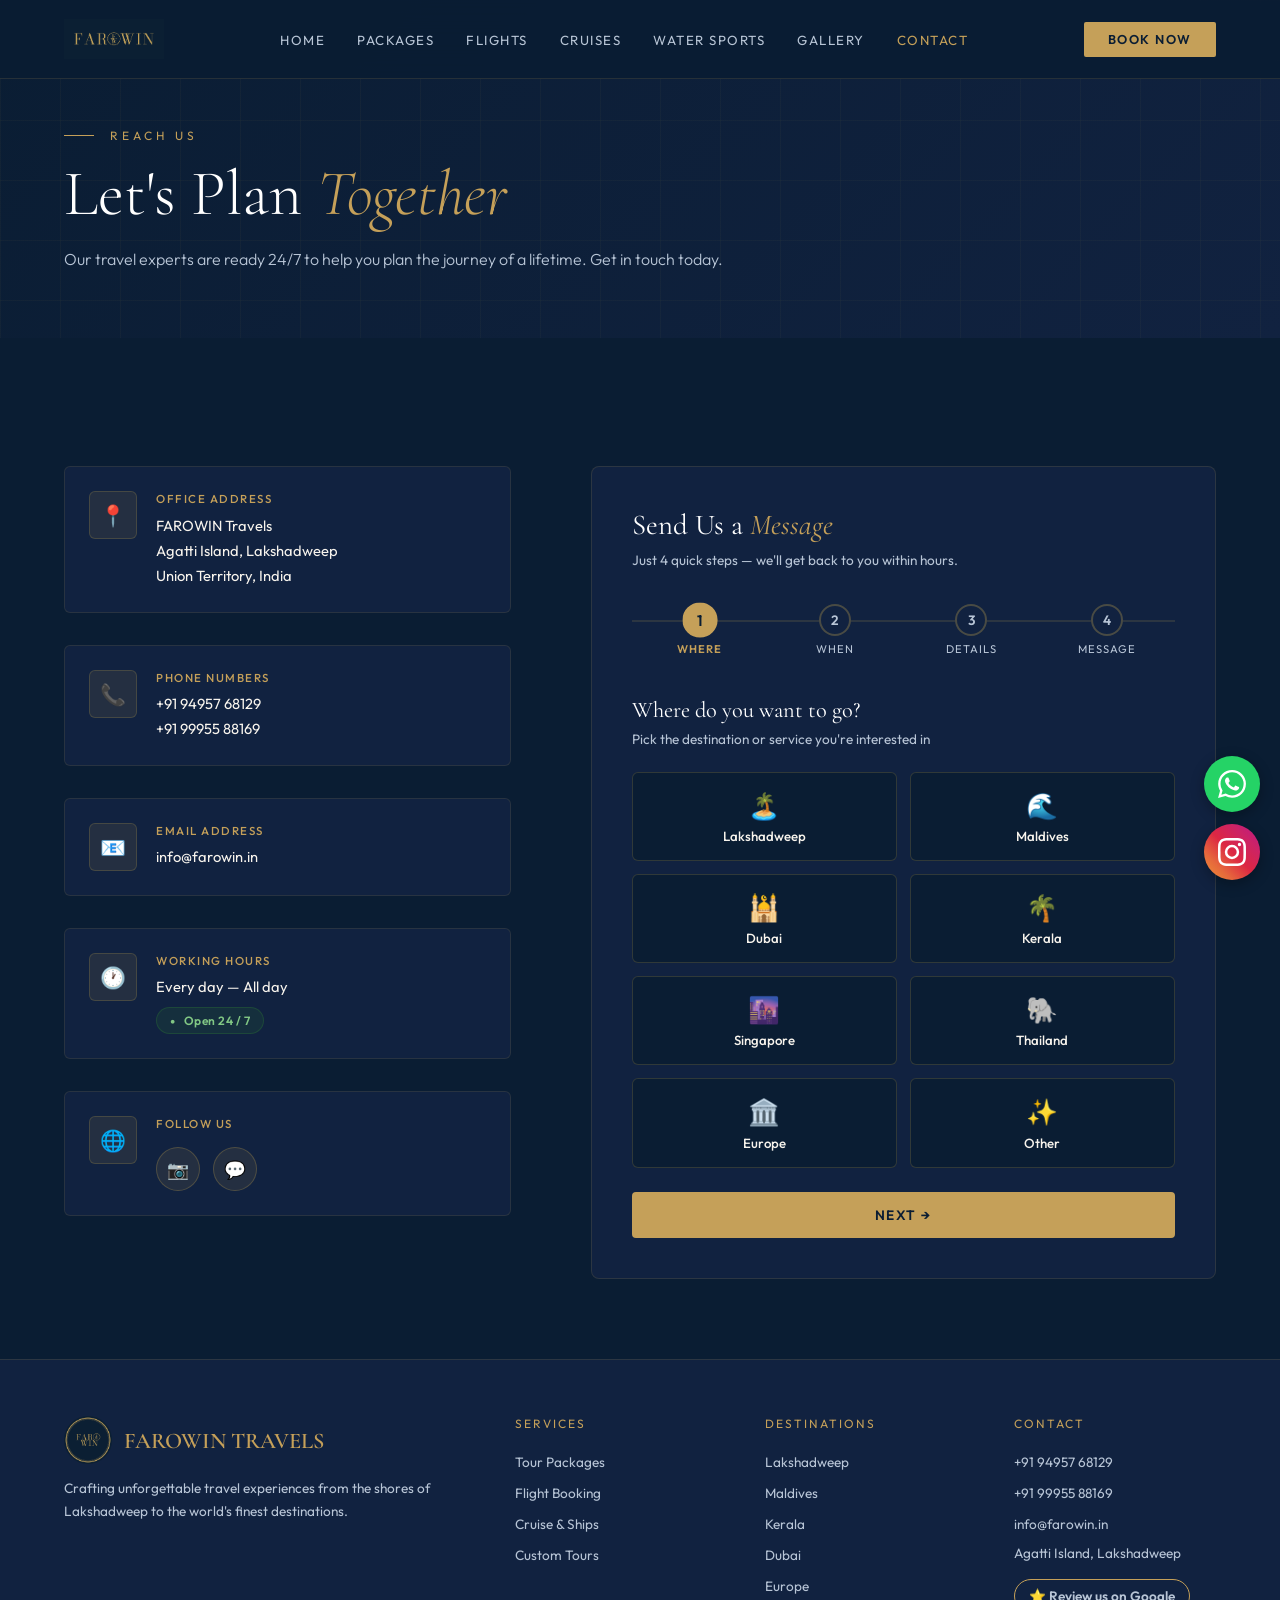
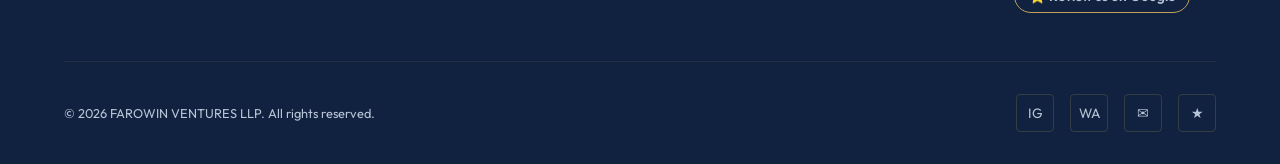
<file: contact.html>
<!DOCTYPE html>
<html lang="en">
<head>
<meta charset="UTF-8">
<meta name="viewport" content="width=device-width, initial-scale=1.0">
<title>FAROWIN — Contact Us</title>
<link rel="icon" type="image/png" href="assets/logos/farowin-seal-circle.png">
<link rel="apple-touch-icon" href="assets/logos/farowin-seal-square.png">
<link rel="stylesheet" href="style.css">
<style>
  .contact-grid { display: grid; grid-template-columns: 1fr 1.4fr; gap: 5rem; max-width: 1200px; margin: 3rem auto 0; align-items: start; }
  .contact-info { display: flex; flex-direction: column; gap: 2rem; }
  .contact-card {
    display: flex; gap: 1.2rem; align-items: flex-start;
    padding: 1.5rem; background: var(--navy-mid);
    border: 1px solid rgba(201,168,76,0.12); border-radius: 6px;
    transition: border-color 0.3s;
  }
  .contact-card:hover { border-color: rgba(201,168,76,0.4); }
  .contact-icon {
    width: 48px; height: 48px; flex-shrink: 0;
    background: rgba(201,168,76,0.1); border: 1px solid rgba(201,168,76,0.2);
    border-radius: 6px; display: flex; align-items: center; justify-content: center; font-size: 1.3rem;
  }
  .contact-label { font-size: 0.72rem; color: var(--gold); letter-spacing: 1.5px; text-transform: uppercase; margin-bottom: 0.4rem; font-weight: 500; }
  .contact-val { font-size: 0.92rem; color: var(--cream); line-height: 1.7; }
  .contact-val a { color: var(--cream); text-decoration: none; transition: color 0.3s; }
  .contact-val a:hover { color: var(--gold); }
  .hours-badge {
    display: inline-flex; align-items: center; gap: 0.5rem;
    background: rgba(46,125,50,0.15); border: 1px solid rgba(46,125,50,0.3);
    color: #81C784; font-size: 0.75rem; font-weight: 600;
    padding: 0.3rem 0.8rem; border-radius: 30px; margin-top: 0.5rem; letter-spacing: 0.5px;
  }
  .hours-badge::before { content: '●'; font-size: 0.55rem; animation: blink 1.5s ease infinite; }
  @keyframes blink { 0%,100%{opacity:1} 50%{opacity:0.3} }

  .social-row { display: flex; gap: 0.8rem; margin-top: 1rem; }
  .contact-card .social-btn {
    width: 44px; height: 44px;
    display: flex; align-items: center; justify-content: center;
    background: rgba(201,168,76,0.1);
    border: 1px solid rgba(201,168,76,0.25);
    border-radius: 50%;
    color: var(--gold); text-decoration: none;
    font-size: 1.1rem;
    transition: all 0.3s;
  }
  .contact-card .social-btn:hover {
    background: var(--gold); color: var(--navy);
    transform: translateY(-2px);
  }

  /* FORM CARD */
  .form-card { background: var(--navy-mid); border: 1px solid rgba(201,168,76,0.15); border-radius: 8px; padding: 2.5rem; }
  .form-title { font-family:'Cormorant Garamond',serif; font-size: 1.8rem; color: var(--white); margin-bottom: 0.5rem; }
  .form-title em { color: var(--gold); font-style: italic; }
  .form-sub { font-size: 0.85rem; color: var(--text-light); margin-bottom: 2rem; line-height: 1.6; }

  /* PROGRESS BAR */
  .progress-wrap { margin-bottom: 2.5rem; }
  .progress-steps {
    display: flex; justify-content: space-between;
    position: relative; margin-bottom: 0.7rem;
  }
  .progress-steps::before {
    content: ''; position: absolute; top: 16px; left: 0; right: 0;
    height: 2px; background: rgba(201,168,76,0.15); z-index: 1;
  }
  .progress-steps::after {
    content: ''; position: absolute; top: 16px; left: 0;
    height: 2px; background: var(--gold); z-index: 2;
    width: 0%; transition: width 0.4s ease;
  }
  .progress-wrap[data-step="1"] .progress-steps::after { width: 0%; }
  .progress-wrap[data-step="2"] .progress-steps::after { width: 33%; }
  .progress-wrap[data-step="3"] .progress-steps::after { width: 66%; }
  .progress-wrap[data-step="4"] .progress-steps::after { width: 100%; }

  .progress-step {
    display: flex; flex-direction: column; align-items: center; gap: 0.4rem;
    z-index: 3; flex: 1;
  }
  .progress-circle {
    width: 32px; height: 32px; border-radius: 50%;
    background: var(--navy-mid); border: 2px solid rgba(201,168,76,0.3);
    color: var(--text-light); font-size: 0.85rem; font-weight: 600;
    display: flex; align-items: center; justify-content: center;
    transition: all 0.3s;
  }
  .progress-step.done .progress-circle { background: var(--gold); border-color: var(--gold); color: var(--navy); }
  .progress-step.active .progress-circle { background: var(--gold); border-color: var(--gold); color: var(--navy); transform: scale(1.1); }
  .progress-label {
    font-size: 0.7rem; color: var(--text-light); letter-spacing: 1px;
    text-transform: uppercase; text-align: center;
  }
  .progress-step.active .progress-label { color: var(--gold); font-weight: 600; }

  /* STEP CONTENT */
  .form-step { display: none; animation: fadeUp 0.4s ease; }
  .form-step.active { display: block; }
  .step-heading {
    font-family:'Cormorant Garamond',serif; font-size: 1.4rem;
    color: var(--white); margin-bottom: 0.4rem;
  }
  .step-sub { font-size: 0.85rem; color: var(--text-light); margin-bottom: 1.5rem; }

  /* OPTION TILES (Step 1) */
  .option-grid { display: grid; grid-template-columns: 1fr 1fr; gap: 0.8rem; margin-bottom: 1rem; }
  .option-tile {
    padding: 1rem 0.8rem; background: var(--navy);
    border: 1.5px solid rgba(201,168,76,0.2); border-radius: 6px;
    cursor: pointer; transition: all 0.3s; text-align: center;
    display: flex; flex-direction: column; align-items: center; gap: 0.4rem;
  }
  .option-tile:hover { border-color: var(--gold); transform: translateY(-2px); }
  .option-tile.selected {
    border-color: var(--gold); background: rgba(201,168,76,0.1);
  }
  .option-emoji { font-size: 1.6rem; }
  .option-label { font-size: 0.83rem; color: var(--cream); font-weight: 500; }
  .option-tile.selected .option-label { color: var(--gold); font-weight: 600; }

  /* PHONE WITH COUNTRY CODE */
  .phone-input-row {
    display: grid;
    grid-template-columns: 100px 1fr;
    gap: 0.6rem;
  }
  .country-code-select {
    background: rgba(255,255,255,0.04);
    border: 1px solid rgba(201,168,76,0.2);
    color: var(--cream);
    padding: 0.9rem 0.5rem;
    border-radius: 4px;
    font-family: 'Outfit', sans-serif;
    font-size: 0.88rem;
    cursor: pointer;
    outline: none;
    transition: border-color 0.3s;
  }
  .country-code-select:focus { border-color: var(--gold); }
  .country-code-select option { background: var(--navy-mid); color: var(--cream); padding: 8px; }

  @media(max-width:600px){
    .phone-input-row { grid-template-columns: 90px 1fr; gap: 0.4rem; }
    .country-code-select { padding: 0.9rem 0.3rem; font-size: 0.85rem; }
  }

  /* FORM FIELDS */
  .field-group { display: flex; flex-direction: column; gap: 0.4rem; margin-bottom: 1.2rem; }
  .field-row { display: grid; grid-template-columns: 1fr 1fr; gap: 1rem; margin-bottom: 1.2rem; }
  .field-row > .field-group { margin-bottom: 0; }

  /* PKG highlight */
  .pkg-highlight {
    display: none; background: rgba(201,168,76,0.1); border: 1px solid rgba(201,168,76,0.25);
    border-radius: 4px; padding: 0.8rem 1.2rem; margin-bottom: 1.5rem;
    font-size: 0.85rem; color: var(--gold);
  }
  .pkg-highlight.visible { display: flex; align-items: center; gap: 0.8rem; }

  /* NAV BUTTONS */
  .step-nav {
    display: flex; justify-content: space-between; gap: 1rem; margin-top: 1.5rem;
  }
  .step-nav button {
    flex: 1; padding: 0.9rem 1.5rem; border-radius: 4px;
    font-family:'Outfit',sans-serif; font-size: 0.85rem;
    font-weight: 600; letter-spacing: 1.5px; text-transform: uppercase;
    cursor: pointer; transition: all 0.3s;
  }
  .step-nav button:disabled {
    opacity: 1; cursor: not-allowed;
    background: rgba(201,168,76,0.2); color: rgba(248,244,237,0.4);
    pointer-events: none;
  }
  .btn-back {
    background: transparent; border: 1px solid rgba(201,168,76,0.3);
    color: var(--text-light);
  }
  .btn-back:hover { border-color: var(--gold); color: var(--gold); }
  .btn-next {
    background: var(--gold); border: none; color: var(--navy);
  }
  .btn-next:hover:not(:disabled) { background: var(--gold-light); }

  /* SUCCESS */
  .success-box {
    text-align: center; padding: 2.5rem 1rem;
    animation: fadeUp 0.5s ease;
  }
  .success-icon {
    width: 80px; height: 80px; border-radius: 50%;
    background: linear-gradient(135deg, var(--gold-dark), var(--gold));
    display: flex; align-items: center; justify-content: center;
    font-size: 2.5rem; color: var(--navy); margin: 0 auto 1.5rem;
    animation: successPop 0.6s cubic-bezier(0.68, -0.55, 0.265, 1.55);
  }
  @keyframes successPop {
    0% { transform: scale(0); opacity: 0; }
    50% { transform: scale(1.2); }
    100% { transform: scale(1); opacity: 1; }
  }
  .success-title {
    font-family:'Cormorant Garamond',serif; font-size: 2rem;
    color: var(--white); margin-bottom: 0.6rem;
  }
  .success-title em { color: var(--gold); font-style: italic; }
  .success-msg {
    font-size: 0.95rem; color: var(--text-light);
    line-height: 1.7; max-width: 380px; margin: 0 auto 1.5rem;
  }
  .success-info {
    background: rgba(46,125,50,0.1); border: 1px solid rgba(46,125,50,0.3);
    color: #81C784; padding: 0.7rem 1rem; border-radius: 6px;
    font-size: 0.82rem; margin-bottom: 1.5rem; max-width: 400px;
    margin-left: auto; margin-right: auto;
  }

  /* ERROR */
  .error-msg {
    background: rgba(231,76,60,0.1); border: 1px solid rgba(231,76,60,0.4);
    color: #ff7e6b; padding: 0.7rem 1rem; border-radius: 4px;
    font-size: 0.85rem; margin-bottom: 1rem;
  }

  /* SPINNER */
  .spinner {
    display: inline-block; width: 16px; height: 16px;
    border: 2px solid rgba(255,255,255,0.3);
    border-top-color: var(--navy); border-radius: 50%;
    animation: spin 0.8s linear infinite;
    vertical-align: middle; margin-right: 0.5rem;
  }
  @keyframes spin { to { transform: rotate(360deg); } }

  @media(max-width:900px){
    .contact-grid { grid-template-columns: 1fr; gap: 3rem; }
    .progress-label { font-size: 0.62rem; }
  }
  @media(max-width:600px){
    .form-card { padding: 1.5rem; }
    .field-row { grid-template-columns: 1fr; }
    .option-grid { grid-template-columns: 1fr 1fr; }
  }
</style>
</head>
<body>
<div id="nav-placeholder"></div>

<div class="page-hero">
  <div class="page-hero-content">
    <div class="page-tag">Reach Us</div>
    <h1 class="page-title">Let's Plan <em>Together</em></h1>
    <p class="page-desc">Our travel experts are ready 24/7 to help you plan the journey of a lifetime. Get in touch today.</p>
  </div>
</div>

<section style="background:var(--navy);">
  <div class="contact-grid">
    <!-- CONTACT INFO -->
    <div class="contact-info">
      <div class="contact-card reveal">
        <div class="contact-icon">📍</div>
        <div>
          <div class="contact-label">Office Address</div>
          <div class="contact-val">
            FAROWIN Travels<br>
            Agatti Island, Lakshadweep<br>
            Union Territory, India
          </div>
        </div>
      </div>
      <div class="contact-card reveal">
        <div class="contact-icon">📞</div>
        <div>
          <div class="contact-label">Phone Numbers</div>
          <div class="contact-val">
            <a href="tel:+919495768129">+91 94957 68129</a><br>
            <a href="tel:+919995588169">+91 99955 88169</a>
          </div>
        </div>
      </div>
      <div class="contact-card reveal">
        <div class="contact-icon">📧</div>
        <div>
          <div class="contact-label">Email Address</div>
          <div class="contact-val">
            <a href="mailto:info@farowin.in">info@farowin.in</a>
          </div>
        </div>
      </div>
      <div class="contact-card reveal">
        <div class="contact-icon">🕐</div>
        <div>
          <div class="contact-label">Working Hours</div>
          <div class="contact-val">Every day — All day</div>
          <div class="hours-badge">Open 24 / 7</div>
        </div>
      </div>
      <div class="contact-card reveal">
        <div class="contact-icon">🌐</div>
        <div style="flex:1;">
          <div class="contact-label">Follow Us</div>
          <div class="social-row">
            <a href="https://www.instagram.com/farowin.tours_travels" target="_blank" rel="noopener" class="social-btn" aria-label="Instagram">📷</a>
            <a href="https://wa.me/919495768129" target="_blank" rel="noopener" class="social-btn" aria-label="WhatsApp">💬</a>
          </div>
        </div>
      </div>
    </div>

    <!-- MULTI-STEP FORM -->
    <div class="form-card reveal">
      <div class="form-title">Send Us a <em>Message</em></div>
      <div class="form-sub">Just 4 quick steps — we'll get back to you within hours.</div>

      <div class="pkg-highlight" id="pkg-highlight">
        <span>📦</span>
        <span id="pkg-highlight-text">Enquiring about a package</span>
        <button onclick="clearPkg()" style="margin-left:auto;background:none;border:none;color:var(--gold);cursor:pointer;font-size:1rem;">✕</button>
      </div>

      <!-- PROGRESS -->
      <div class="progress-wrap" id="progress-wrap" data-step="1">
        <div class="progress-steps">
          <div class="progress-step active" data-s="1"><div class="progress-circle">1</div><div class="progress-label">Where</div></div>
          <div class="progress-step" data-s="2"><div class="progress-circle">2</div><div class="progress-label">When</div></div>
          <div class="progress-step" data-s="3"><div class="progress-circle">3</div><div class="progress-label">Details</div></div>
          <div class="progress-step" data-s="4"><div class="progress-circle">4</div><div class="progress-label">Message</div></div>
        </div>
      </div>

      <!-- STEP 1: WHERE -->
      <div class="form-step active" id="step-1">
        <div class="step-heading">Where do you want to go?</div>
        <div class="step-sub">Pick the destination or service you're interested in</div>
        <div class="option-grid" id="dest-tiles">
          <div class="option-tile" data-val="Lakshadweep Tour Package"><div class="option-emoji">🏝️</div><div class="option-label">Lakshadweep</div></div>
          <div class="option-tile" data-val="Maldives"><div class="option-emoji">🌊</div><div class="option-label">Maldives</div></div>
          <div class="option-tile" data-val="Dubai"><div class="option-emoji">🕌</div><div class="option-label">Dubai</div></div>
          <div class="option-tile" data-val="Kerala"><div class="option-emoji">🌴</div><div class="option-label">Kerala</div></div>
          <div class="option-tile" data-val="Singapore"><div class="option-emoji">🌆</div><div class="option-label">Singapore</div></div>
          <div class="option-tile" data-val="Thailand"><div class="option-emoji">🐘</div><div class="option-label">Thailand</div></div>
          <div class="option-tile" data-val="Europe"><div class="option-emoji">🏛️</div><div class="option-label">Europe</div></div>
          <div class="option-tile" data-val="Other / Custom Trip"><div class="option-emoji">✨</div><div class="option-label">Other</div></div>
        </div>
        <div class="step-nav">
          <button class="btn-next" onclick="nextStep(1)">Next →</button>
        </div>
      </div>

      <!-- STEP 2: WHEN -->
      <div class="form-step" id="step-2">
        <div class="step-heading">When would you like to travel?</div>
        <div class="step-sub">Approximate date and group size — flexible is fine</div>
        <div class="field-row">
          <div class="field-group">
            <label>Travel Date *</label>
            <input type="date" id="c-date">
          </div>
          <div class="field-group">
            <label>No. of Travelers *</label>
            <input type="number" id="c-travelers" placeholder="2" min="1">
          </div>
        </div>
        <div class="step-nav">
          <button class="btn-back" onclick="prevStep(2)">← Back</button>
          <button class="btn-next" id="step2-next-btn" onclick="nextStep(2)" disabled>Next →</button>
        </div>
      </div>

      <!-- STEP 3: DETAILS -->
      <div class="form-step" id="step-3">
        <div class="step-heading">Your contact details</div>
        <div class="step-sub">So we can get back to you quickly</div>
        <div class="field-group">
          <label>Full Name *</label>
          <input type="text" id="c-name" placeholder="Your name">
        </div>
        <div class="field-group">
          <label>Phone *</label>
          <div class="phone-input-row">
            <select id="c-country-code" class="country-code-select">
              <option value="">Code</option>
              <option value="+91">🇮🇳 +91</option>
              <option value="+971">🇦🇪 +971</option>
              <option value="+966">🇸🇦 +966</option>
              <option value="+974">🇶🇦 +974</option>
              <option value="+965">🇰🇼 +965</option>
              <option value="+968">🇴🇲 +968</option>
              <option value="+973">🇧🇭 +973</option>
              <option value="+1">🇺🇸 +1</option>
              <option value="+44">🇬🇧 +44</option>
              <option value="+61">🇦🇺 +61</option>
              <option value="+65">🇸🇬 +65</option>
              <option value="+60">🇲🇾 +60</option>
              <option value="+49">🇩🇪 +49</option>
              <option value="+33">🇫🇷 +33</option>
              <option value="+39">🇮🇹 +39</option>
              <option value="+34">🇪🇸 +34</option>
              <option value="+41">🇨🇭 +41</option>
              <option value="+81">🇯🇵 +81</option>
              <option value="+86">🇨🇳 +86</option>
              <option value="+82">🇰🇷 +82</option>
              <option value="+66">🇹🇭 +66</option>
              <option value="+960">🇲🇻 +960</option>
              <option value="+94">🇱🇰 +94</option>
              <option value="+880">🇧🇩 +880</option>
              <option value="+977">🇳🇵 +977</option>
              <option value="other">🌍 Other</option>
            </select>
            <input type="tel" id="c-phone" placeholder="Enter your number">
          </div>
        </div>
        <div class="field-group">
          <label>Email *</label>
          <input type="email" id="c-email" placeholder="your@email.com">
        </div>
        <div class="step-nav">
          <button class="btn-back" onclick="prevStep(3)">← Back</button>
          <button class="btn-next" id="step3-next-btn" onclick="nextStep(3)" disabled>Next →</button>
        </div>
      </div>

      <!-- STEP 4: MESSAGE -->
      <div class="form-step" id="step-4">
        <div class="step-heading">Anything else?</div>
        <div class="step-sub">Tell us about your preferences, budget, or special requests</div>
        <div class="field-group">
          <label>Your Message *</label>
          <textarea id="c-message" placeholder="E.g., Honeymoon trip, prefer beach resort, budget around ₹50,000 per person..." style="min-height:140px;"></textarea>
        </div>
        <div id="error-display"></div>
        <div class="step-nav">
          <button class="btn-back" onclick="prevStep(4)">← Back</button>
          <button class="btn-next" id="submit-btn" onclick="submitForm()" disabled>Send Message</button>
        </div>
      </div>

      <!-- SUCCESS -->
      <div class="form-step" id="step-success">
        <div class="success-box">
          <div class="success-icon">✓</div>
          <div class="success-title">Message <em>Received!</em></div>
          <div class="success-msg">Thank you for reaching out to FAROWIN Travels. We've received your enquiry and our team will get back to you within a few hours.</div>
          <div class="success-info">📧 A confirmation has been sent to our team. We'll contact you soon!</div>
          <button class="btn-next" style="max-width:220px;margin:0 auto;" onclick="resetForm()">Send Another Message</button>
        </div>
      </div>

    </div>
  </div>
</section>

<div id="footer-placeholder"></div>
<script src="shared.js"></script>
<script>
  var WEB3FORMS_KEY = 'dbaa90d6-e37a-4c74-bcab-20a80ed87a9d';

  var state = {
    destination: '', date: '', travelers: '',
    name: '', phone: '', email: '', message: ''
  };

  document.querySelectorAll('#dest-tiles .option-tile').forEach(function(tile) {
    tile.addEventListener('click', function() {
      document.querySelectorAll('#dest-tiles .option-tile').forEach(function(t) { t.classList.remove('selected'); });
      this.classList.add('selected');
      state.destination = this.dataset.val;
    });
  });

  // LIVE VALIDATION — enable/disable Next & Send buttons as user types
  function validateStep2() {
    var date = document.getElementById('c-date').value;
    var travelers = document.getElementById('c-travelers').value;
    var ok = date !== '' && travelers !== '' && parseInt(travelers) >= 1;
    document.getElementById('step2-next-btn').disabled = !ok;
  }

  // Set minimum date to today (prevent past dates)
  (function() {
    var today = new Date();
    var yyyy = today.getFullYear();
    var mm = String(today.getMonth() + 1).padStart(2, '0');
    var dd = String(today.getDate()).padStart(2, '0');
    document.getElementById('c-date').setAttribute('min', yyyy + '-' + mm + '-' + dd);
  })();

  // COUNTRY-SPECIFIC PHONE DIGIT MAP
  // Each country has specific required digit count (without country code)
  var COUNTRY_DIGITS = {
    '+91':  { min: 10, max: 10, label: '10-digit' },   // India
    '+1':   { min: 10, max: 10, label: '10-digit' },   // USA/Canada
    '+44':  { min: 10, max: 10, label: '10-digit' },   // UK
    '+971': { min: 9,  max: 9,  label: '9-digit'  },   // UAE
    '+966': { min: 9,  max: 9,  label: '9-digit'  },   // Saudi
    '+974': { min: 8,  max: 8,  label: '8-digit'  },   // Qatar
    '+965': { min: 8,  max: 8,  label: '8-digit'  },   // Kuwait
    '+968': { min: 8,  max: 8,  label: '8-digit'  },   // Oman
    '+973': { min: 8,  max: 8,  label: '8-digit'  },   // Bahrain
    '+61':  { min: 9,  max: 9,  label: '9-digit'  },   // Australia
    '+65':  { min: 8,  max: 8,  label: '8-digit'  },   // Singapore
    '+60':  { min: 9,  max: 10, label: '9 or 10-digit' }, // Malaysia
    '+49':  { min: 10, max: 11, label: '10 or 11-digit' }, // Germany
    '+33':  { min: 9,  max: 9,  label: '9-digit'  },   // France
    '+39':  { min: 9,  max: 10, label: '9 or 10-digit' }, // Italy
    '+34':  { min: 9,  max: 9,  label: '9-digit'  },   // Spain
    '+41':  { min: 9,  max: 9,  label: '9-digit'  },   // Switzerland
    '+81':  { min: 10, max: 10, label: '10-digit' },   // Japan
    '+86':  { min: 11, max: 11, label: '11-digit' },   // China
    '+82':  { min: 9,  max: 10, label: '9 or 10-digit' }, // Korea
    '+66':  { min: 9,  max: 9,  label: '9-digit'  },   // Thailand
    '+960': { min: 7,  max: 7,  label: '7-digit'  },   // Maldives
    '+94':  { min: 9,  max: 9,  label: '9-digit'  },   // Sri Lanka
    '+880': { min: 10, max: 10, label: '10-digit' },   // Bangladesh
    '+977': { min: 10, max: 10, label: '10-digit' },   // Nepal
    'other':{ min: 7,  max: 15, label: 'valid' }       // Other countries
  };

  // Get phone validation rule for selected country code
  function getPhoneRule(code) {
    return COUNTRY_DIGITS[code] || null;
  }

  // Update placeholder hint based on selected country
  function updatePhonePlaceholder() {
    var code = document.getElementById('c-country-code').value;
    var phoneEl = document.getElementById('c-phone');
    if (!code) {
      phoneEl.placeholder = 'Enter your number';
    } else if (code === 'other') {
      phoneEl.placeholder = 'Enter your number (min 7 digits)';
    } else {
      var rule = getPhoneRule(code);
      if (rule) {
        phoneEl.placeholder = 'Enter ' + rule.label + ' number';
      }
    }
  }

  function validateStep3() {
    var name = document.getElementById('c-name').value.trim();
    var countryCode = document.getElementById('c-country-code').value;
    var phone = document.getElementById('c-phone').value.trim();
    var email = document.getElementById('c-email').value.trim();
    var phoneDigits = phone.replace(/\D/g, '');
    var emailValid = email.length > 0 && email.indexOf('@') > 0 && email.indexOf('.') > 0;

    // Country-specific phone validation
    var phoneOk = false;
    if (countryCode && phoneDigits.length > 0) {
      var rule = getPhoneRule(countryCode);
      if (rule) {
        phoneOk = phoneDigits.length >= rule.min && phoneDigits.length <= rule.max;
      }
    }

    // Need: name + country code selected + correct phone digits + valid email
    var ok = name.length >= 2 && countryCode !== '' && phoneOk && emailValid;
    document.getElementById('step3-next-btn').disabled = !ok;
  }

  function validateStep4() {
    var msg = document.getElementById('c-message').value.trim();
    document.getElementById('submit-btn').disabled = msg.length < 3;
  }

  ['c-name', 'c-phone', 'c-email'].forEach(function(id) {
    var el = document.getElementById(id);
    if (el) {
      el.addEventListener('input', validateStep3);
      el.addEventListener('blur', validateStep3);
    }
  });
  document.getElementById('c-country-code').addEventListener('change', function() {
    updatePhonePlaceholder();
    validateStep3();
  });
  document.getElementById('c-message').addEventListener('input', validateStep4);
  document.getElementById('c-date').addEventListener('change', validateStep2);
  document.getElementById('c-date').addEventListener('input', validateStep2);
  document.getElementById('c-travelers').addEventListener('input', validateStep2);

  // Phone field: only allow digits, spaces, and dashes
  var phoneEl = document.getElementById('c-phone');
  phoneEl.addEventListener('input', function() {
    // Strip anything that isn't digit/space/dash
    this.value = this.value.replace(/[^\d\s\-]/g, '');
  });

  function setStep(n) {
    document.querySelectorAll('.form-step').forEach(function(s) { s.classList.remove('active'); });
    var stepEl = document.getElementById('step-' + n);
    if (stepEl) stepEl.classList.add('active');

    var pw = document.getElementById('progress-wrap');
    if (typeof n === 'number') {
      pw.setAttribute('data-step', n);
      document.querySelectorAll('.progress-step').forEach(function(p) {
        var s = parseInt(p.dataset.s);
        p.classList.remove('active', 'done');
        if (s === n) p.classList.add('active');
        else if (s < n) p.classList.add('done');
      });
    } else {
      pw.setAttribute('data-step', '4');
      document.querySelectorAll('.progress-step').forEach(function(p) {
        p.classList.remove('active');
        p.classList.add('done');
      });
    }
  }

  function nextStep(current) {
    if (current === 1) {
      if (!state.destination) { alert('Please select a destination first.'); return; }
    } else if (current === 2) {
      var date = document.getElementById('c-date').value;
      var travelers = document.getElementById('c-travelers').value;
      var missing2 = [];
      if (!date) { missing2.push('Travel Date'); document.getElementById('c-date').style.borderColor = '#e74c3c'; }
      else document.getElementById('c-date').style.borderColor = '';
      if (!travelers || parseInt(travelers) < 1) { missing2.push('Number of Travelers'); document.getElementById('c-travelers').style.borderColor = '#e74c3c'; }
      else document.getElementById('c-travelers').style.borderColor = '';
      if (missing2.length) { alert('⚠️ Please fill:\n• ' + missing2.join('\n• ')); return; }
    } else if (current === 3) {
      var name = document.getElementById('c-name').value.trim();
      var countryCode = document.getElementById('c-country-code').value;
      var phoneNum = document.getElementById('c-phone').value.trim();
      var email = document.getElementById('c-email').value.trim();
      var missing = [];

      if (!name) {
        missing.push('Name');
        document.getElementById('c-name').style.borderColor = '#e74c3c';
      } else document.getElementById('c-name').style.borderColor = '';

      // Validate country code FIRST
      if (!countryCode) {
        missing.push('Country code (please select from dropdown)');
        document.getElementById('c-country-code').style.borderColor = '#e74c3c';
      } else {
        document.getElementById('c-country-code').style.borderColor = '';
      }

      // Validate phone number (country-specific digit count)
      var phoneDigits = phoneNum.replace(/\D/g, '');
      var phoneRule = getPhoneRule(countryCode);
      var phoneOk = false;
      if (countryCode && phoneRule && phoneDigits.length > 0) {
        phoneOk = phoneDigits.length >= phoneRule.min && phoneDigits.length <= phoneRule.max;
      }
      if (!phoneOk) {
        var msg = 'Valid phone number';
        if (phoneRule && countryCode !== 'other') {
          msg = 'Valid ' + phoneRule.label + ' phone number for ' + countryCode;
        }
        missing.push(msg);
        document.getElementById('c-phone').style.borderColor = '#e74c3c';
      } else document.getElementById('c-phone').style.borderColor = '';

      // Validate email
      if (!email || email.indexOf('@') < 0 || email.indexOf('.') < 0) {
        missing.push('Valid Email');
        document.getElementById('c-email').style.borderColor = '#e74c3c';
      } else document.getElementById('c-email').style.borderColor = '';

      if (missing.length) {
        alert('⚠️ Please fix:\n• ' + missing.join('\n• '));
        return;
      }

      state.name = name;
      state.phone = (countryCode === 'other' ? '' : countryCode + ' ') + phoneNum;
      state.email = email;
    }
    setStep(current + 1);
  }

  function prevStep(current) { setStep(current - 1); }

  function submitForm() {
    var msg = document.getElementById('c-message').value.trim();
    var errorEl = document.getElementById('error-display');
    errorEl.innerHTML = '';

    if (!msg) {
      errorEl.innerHTML = '<div class="error-msg">⚠️ Please write your message.</div>';
      document.getElementById('c-message').style.borderColor = '#e74c3c';
      return;
    }
    document.getElementById('c-message').style.borderColor = '';

    state.message = msg;
    state.date = document.getElementById('c-date').value;
    state.travelers = document.getElementById('c-travelers').value;

    var btn = document.getElementById('submit-btn');
    btn.disabled = true;
    btn.innerHTML = '<span class="spinner"></span>Sending...';

    // Use JSON submission for proper UTF-8 character handling
    var payload = {
      access_key: WEB3FORMS_KEY,
      subject: 'New Enquiry: ' + state.destination + ' - ' + state.name,
      from_name: 'FAROWIN Website Enquiry',
      replyto: state.email,
      'Customer Name': state.name,
      'Phone Number': state.phone,
      'Email Address': state.email,
      'Destination': state.destination,
      'Travel Date': state.date || 'Not specified',
      'Number of Travelers': state.travelers || 'Not specified',
      'Message': state.message,
      'Submitted via': 'farowin.in'
    };

    fetch('https://api.web3forms.com/submit', {
      method: 'POST',
      headers: {
        'Content-Type': 'application/json',
        'Accept': 'application/json'
      },
      body: JSON.stringify(payload)
    })
    .then(function(response) { return response.json(); })
    .then(function(data) {
      if (data.success) { setStep('success'); }
      else { showError(data.message || 'Could not send. Please call us directly.'); }
    })
    .catch(function(err) {
      showError('Network error. Please check your connection or call us directly.');
    });
  }

  function showError(msg) {
    var btn = document.getElementById('submit-btn');
    btn.disabled = false;
    btn.innerHTML = 'Send Message';
    document.getElementById('error-display').innerHTML = '<div class="error-msg">⚠️ ' + msg + '<br><a href="tel:+919495768129" style="color:#ff7e6b;text-decoration:underline;">Call +91 94957 68129</a></div>';
  }

  function resetForm() {
    state = { destination: '', date: '', travelers: '', name: '', phone: '', email: '', message: '' };
    document.querySelectorAll('#dest-tiles .option-tile').forEach(function(t) { t.classList.remove('selected'); });
    ['c-name','c-phone','c-email','c-date','c-travelers','c-message'].forEach(function(id) {
      var el = document.getElementById(id);
      if (el) { el.value = ''; el.style.borderColor = ''; }
    });
    document.getElementById('c-country-code').value = '';
    document.getElementById('c-country-code').style.borderColor = '';
    document.getElementById('error-display').innerHTML = '';
    var btn = document.getElementById('submit-btn');
    btn.innerHTML = 'Send Message';
    // Re-disable buttons until inputs are filled again
    document.getElementById('step2-next-btn').disabled = true;
    document.getElementById('step3-next-btn').disabled = true;
    btn.disabled = true;
    setStep(1);
  }

  function clearPkg() {
    document.getElementById('pkg-highlight').classList.remove('visible');
    history.replaceState({}, '', 'contact.html');
  }

  renderNav('Contact');
  renderFooter();
  initReveal();

  window.addEventListener('load', function() {
    var params = new URLSearchParams(window.location.search);
    var pkg = params.get('pkg');
    if (pkg) {
      var el = document.getElementById('pkg-highlight');
      document.getElementById('pkg-highlight-text').textContent = '📦 Enquiring about: ' + pkg;
      el.classList.add('visible');

      var lakshadweepIslands = ['Agatti', 'Kavaratti', 'Bangaram', 'Minicoy', 'Kalpeni', 'Kadmat', 'Lakshadweep'];
      var isLakshadweep = lakshadweepIslands.some(function(i) { return pkg.indexOf(i) >= 0; });
      if (isLakshadweep) {
        var tile = document.querySelector('#dest-tiles .option-tile[data-val="Lakshadweep Tour Package"]');
        if (tile) tile.click();
      }
    }
  });
</script>
</body>
</html>
</file>
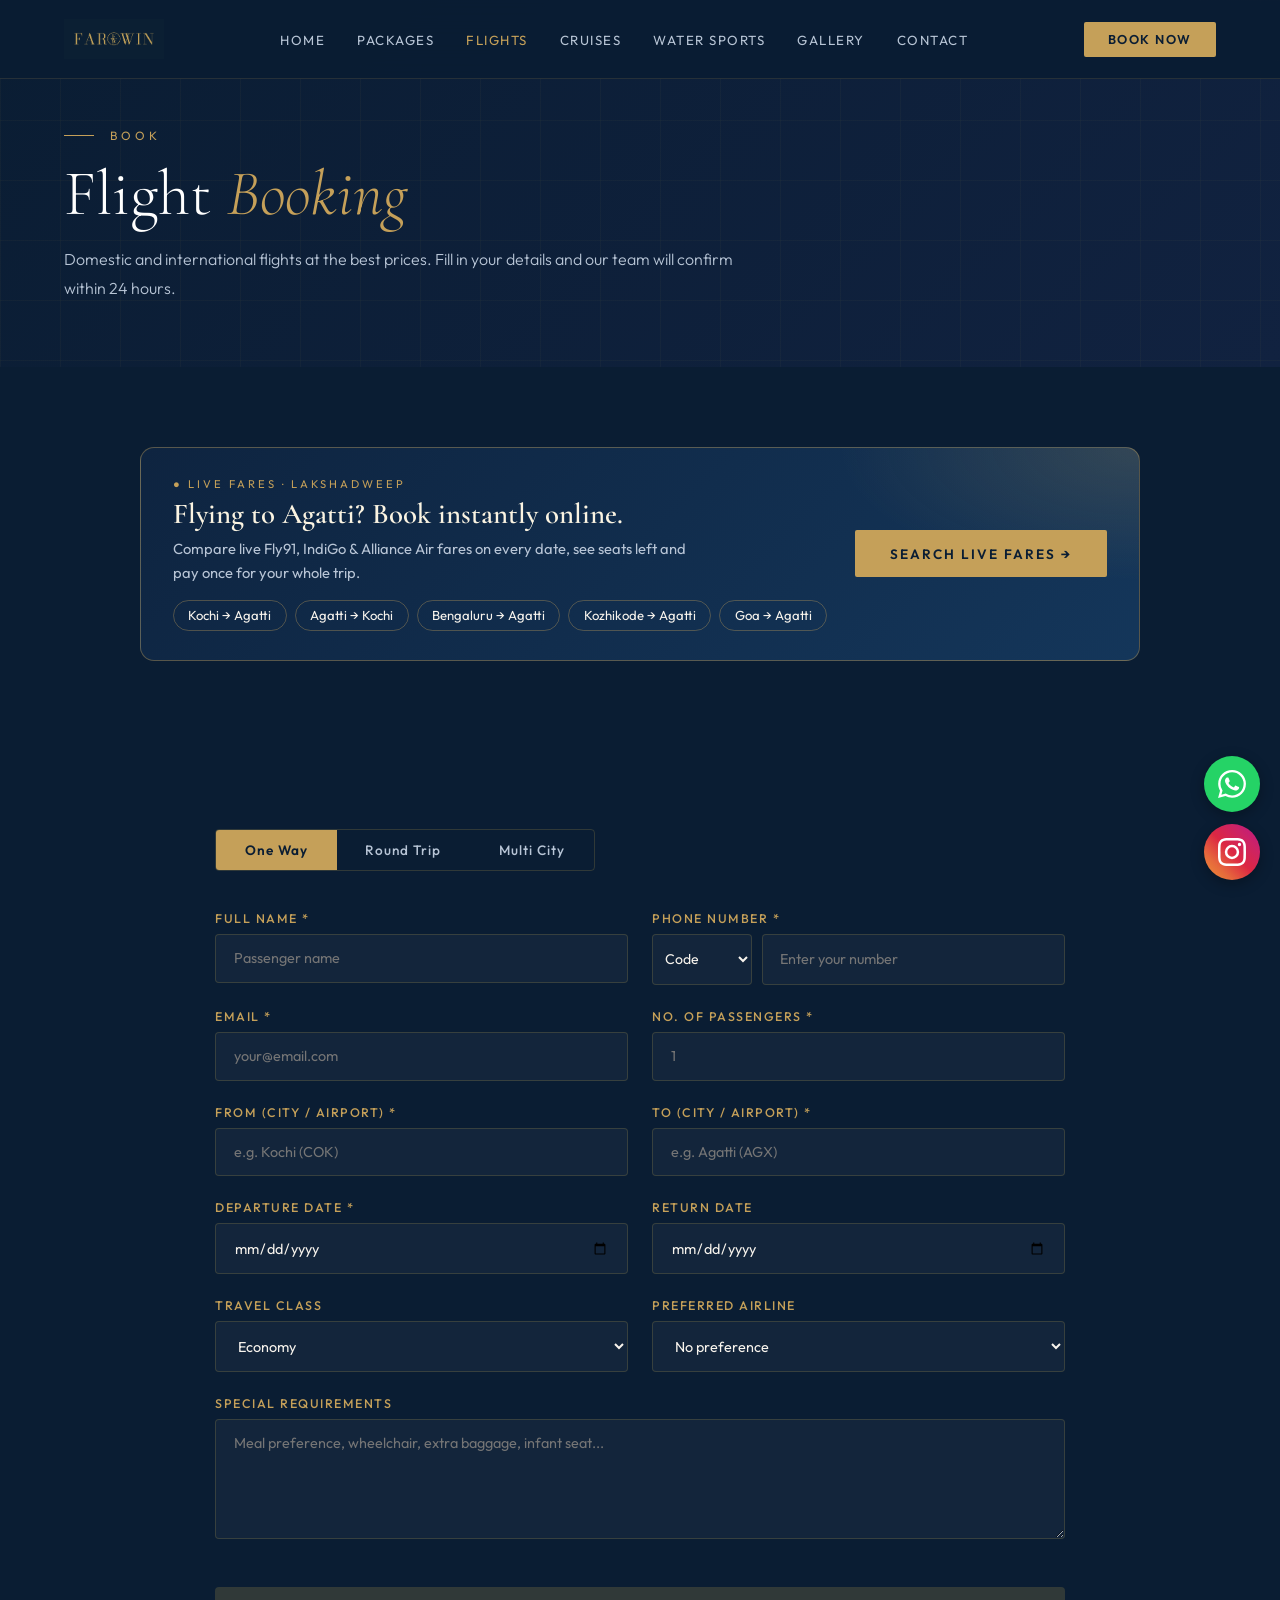
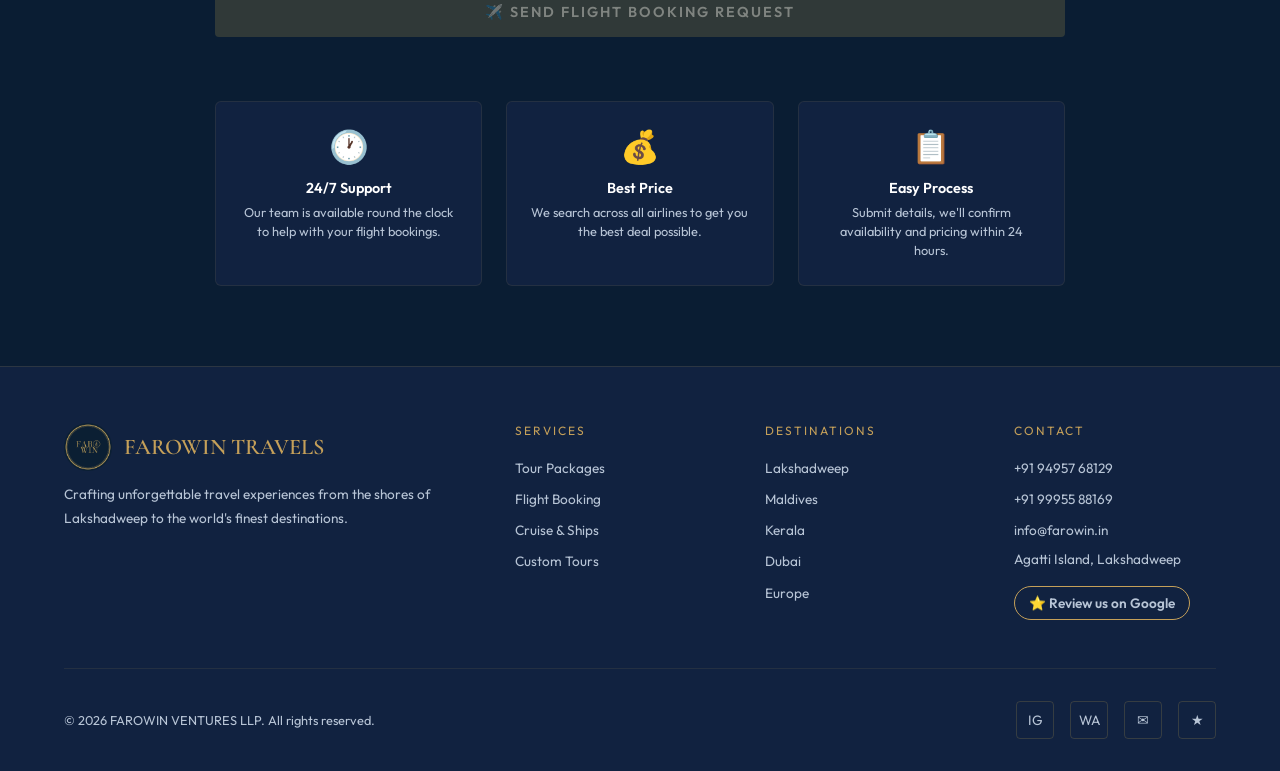
<file: flight.html>
<!DOCTYPE html>
<html lang="en">
<head>
<meta charset="UTF-8">
<meta name="viewport" content="width=device-width, initial-scale=1.0">
<title>FAROWIN — Flight Booking</title>
<link rel="icon" type="image/png" href="assets/logos/farowin-seal-circle.png">
<link rel="apple-touch-icon" href="assets/logos/farowin-seal-square.png">
<link rel="stylesheet" href="style.css">
<style>
  .flight-wrap { max-width: 850px; margin: 3rem auto 0; }
  .type-toggle { display: flex; gap: 0; margin-bottom: 2.5rem; border: 1px solid rgba(201,168,76,0.2); border-radius: 4px; overflow: hidden; width: fit-content; }
  .type-btn {
    padding: 0.7rem 1.8rem; background: none; border: none;
    color: var(--text-light); font-family:'Outfit',sans-serif;
    font-size: 0.85rem; font-weight: 500; letter-spacing: 1px;
    cursor: pointer; transition: all 0.3s;
  }
  .type-btn.active { background: var(--gold); color: var(--navy); font-weight: 600; }
  .info-boxes { display: grid; grid-template-columns: repeat(3,1fr); gap: 1.5rem; max-width: 850px; margin: 4rem auto 0; }
  .info-box { background: var(--navy-mid); border: 1px solid rgba(201,168,76,0.1); border-radius: 6px; padding: 1.5rem; text-align: center; }
  .info-box-icon { font-size: 2rem; margin-bottom: 0.8rem; }
  .info-box-title { font-size: 0.9rem; font-weight: 600; color: var(--white); margin-bottom: 0.4rem; }
  .info-box-desc { font-size: 0.8rem; color: var(--text-light); line-height: 1.5; }

  /* PHONE WITH COUNTRY CODE */
  .phone-input-row {
    display: grid;
    grid-template-columns: 100px 1fr;
    gap: 0.6rem;
  }
  .country-code-select {
    background: rgba(255,255,255,0.04);
    border: 1px solid rgba(201,168,76,0.2);
    color: var(--cream);
    padding: 0.9rem 0.5rem;
    border-radius: 4px;
    font-family: 'Outfit', sans-serif;
    font-size: 0.88rem;
    cursor: pointer;
    outline: none;
    transition: border-color 0.3s;
  }
  .country-code-select:focus { border-color: var(--gold); }
  .country-code-select option { background: var(--navy-mid); color: var(--cream); padding: 8px; }
  @media(max-width:600px){
    .phone-input-row { grid-template-columns: 90px 1fr; gap: 0.4rem; }
    .country-code-select { padding: 0.9rem 0.3rem; font-size: 0.85rem; }
  }

  /* SUBMIT BUTTON DISABLED */
  .submit-btn:disabled {
    opacity: 1; cursor: not-allowed;
    background: rgba(201,168,76,0.2); color: rgba(248,244,237,0.4);
    pointer-events: none;
  }

  /* SUCCESS SCREEN */
  .success-screen {
    display: none; text-align: center; padding: 3rem 1.5rem;
    background: var(--navy-mid); border: 1px solid rgba(201,168,76,0.15);
    border-radius: 8px; max-width: 600px; margin: 3rem auto 0;
    animation: fadeUp 0.5s ease;
  }
  .success-screen.show { display: block; }
  .success-icon {
    width: 80px; height: 80px; border-radius: 50%;
    background: linear-gradient(135deg, var(--gold-dark), var(--gold));
    display: flex; align-items: center; justify-content: center;
    font-size: 2.5rem; color: var(--navy); margin: 0 auto 1.5rem;
    animation: successPop 0.6s cubic-bezier(0.68, -0.55, 0.265, 1.55);
  }
  @keyframes successPop {
    0% { transform: scale(0); opacity: 0; }
    50% { transform: scale(1.2); }
    100% { transform: scale(1); opacity: 1; }
  }
  .success-title {
    font-family:'Cormorant Garamond',serif; font-size: 2rem;
    color: var(--white); margin-bottom: 0.6rem;
  }
  .success-title em { color: var(--gold); font-style: italic; }
  .success-msg {
    font-size: 0.95rem; color: var(--text-light);
    line-height: 1.7; max-width: 400px; margin: 0 auto 1.5rem;
  }
  .success-info {
    background: rgba(46,125,50,0.1); border: 1px solid rgba(46,125,50,0.3);
    color: #81C784; padding: 0.7rem 1rem; border-radius: 6px;
    font-size: 0.82rem; margin-bottom: 1.5rem; max-width: 420px;
    margin-left: auto; margin-right: auto;
  }
  .reset-btn {
    background: var(--gold); color: var(--navy);
    padding: 0.9rem 2rem; border: none; border-radius: 4px;
    font-family: 'Outfit', sans-serif; font-size: 0.85rem;
    font-weight: 600; letter-spacing: 1.5px; text-transform: uppercase;
    cursor: pointer; transition: all 0.3s;
  }
  .reset-btn:hover { background: var(--gold-light); }

  /* ERROR + SPINNER */
  .error-msg {
    background: rgba(231,76,60,0.1); border: 1px solid rgba(231,76,60,0.4);
    color: #ff7e6b; padding: 0.7rem 1rem; border-radius: 4px;
    font-size: 0.85rem; margin-bottom: 1rem;
  }
  .spinner {
    display: inline-block; width: 16px; height: 16px;
    border: 2px solid rgba(255,255,255,0.3);
    border-top-color: var(--navy); border-radius: 50%;
    animation: spin 0.8s linear infinite;
    vertical-align: middle; margin-right: 0.5rem;
  }
  @keyframes spin { to { transform: rotate(360deg); } }

  @media(max-width:600px){ .info-boxes { grid-template-columns: 1fr; } }
</style>
</head>
<body>
<div id="nav-placeholder"></div>

<div class="page-hero">
  <div class="page-hero-content">
    <div class="page-tag">Book</div>
    <h1 class="page-title">Flight <em>Booking</em></h1>
    <p class="page-desc">Domestic and international flights at the best prices. Fill in your details and our team will confirm within 24 hours.</p>
  </div>
</div>

<section style="background:var(--navy);padding-bottom:0;">
  <div class="portal-banner reveal">
    <div><div class="pb-tag">● Live fares · Lakshadweep</div><h3>Flying to Agatti? Book instantly online.</h3>
      <p>Compare live Fly91, IndiGo &amp; Alliance Air fares on every date, see seats left and pay once for your whole trip.</p>
      <div class="pb-routes"><a href="https://portal.farowin.in/?from=COK&amp;to=AGX">Kochi → Agatti</a><a href="https://portal.farowin.in/?from=AGX&amp;to=COK">Agatti → Kochi</a><a href="https://portal.farowin.in/?from=BLR&amp;to=AGX">Bengaluru → Agatti</a><a href="https://portal.farowin.in/?from=CCJ&amp;to=AGX">Kozhikode → Agatti</a><a href="https://portal.farowin.in/?from=GOX&amp;to=AGX">Goa → Agatti</a></div></div>
    <a class="btn-primary" href="https://portal.farowin.in/">Search live fares →</a>
  </div>
</section>

<section style="background:var(--navy);">
  <div class="flight-wrap" id="form-container">
    <div class="type-toggle">
      <button class="type-btn active" onclick="setType(this,'One Way')">One Way</button>
      <button class="type-btn" onclick="setType(this,'Round Trip')">Round Trip</button>
      <button class="type-btn" onclick="setType(this,'Multi City')">Multi City</button>
    </div>
    <input type="hidden" id="trip-type" value="One Way">

    <div class="form-grid">
      <div class="form-group">
        <label>Full Name *</label>
        <input type="text" placeholder="Passenger name" id="f-name">
      </div>
      <div class="form-group">
        <label>Phone Number *</label>
        <div class="phone-input-row">
          <select id="f-country-code" class="country-code-select">
            <option value="">Code</option>
            <option value="+91">🇮🇳 +91</option>
            <option value="+971">🇦🇪 +971</option>
            <option value="+966">🇸🇦 +966</option>
            <option value="+974">🇶🇦 +974</option>
            <option value="+965">🇰🇼 +965</option>
            <option value="+968">🇴🇲 +968</option>
            <option value="+973">🇧🇭 +973</option>
            <option value="+1">🇺🇸 +1</option>
            <option value="+44">🇬🇧 +44</option>
            <option value="+61">🇦🇺 +61</option>
            <option value="+65">🇸🇬 +65</option>
            <option value="+60">🇲🇾 +60</option>
            <option value="+49">🇩🇪 +49</option>
            <option value="+33">🇫🇷 +33</option>
            <option value="+39">🇮🇹 +39</option>
            <option value="+34">🇪🇸 +34</option>
            <option value="+41">🇨🇭 +41</option>
            <option value="+81">🇯🇵 +81</option>
            <option value="+86">🇨🇳 +86</option>
            <option value="+82">🇰🇷 +82</option>
            <option value="+66">🇹🇭 +66</option>
            <option value="+960">🇲🇻 +960</option>
            <option value="+94">🇱🇰 +94</option>
            <option value="+880">🇧🇩 +880</option>
            <option value="+977">🇳🇵 +977</option>
            <option value="other">🌍 Other</option>
          </select>
          <input type="tel" id="f-phone" placeholder="Enter your number">
        </div>
      </div>
      <div class="form-group">
        <label>Email *</label>
        <input type="email" placeholder="your@email.com" id="f-email">
      </div>
      <div class="form-group">
        <label>No. of Passengers *</label>
        <input type="number" placeholder="1" min="1" id="f-pax">
      </div>
      <div class="form-group">
        <label>From (City / Airport) *</label>
        <input type="text" placeholder="e.g. Kochi (COK)" id="f-from">
      </div>
      <div class="form-group">
        <label>To (City / Airport) *</label>
        <input type="text" placeholder="e.g. Agatti (AGX)" id="f-to">
      </div>
      <div class="form-group">
        <label>Departure Date *</label>
        <input type="date" id="f-dep">
      </div>
      <div class="form-group" id="return-field">
        <label>Return Date</label>
        <input type="date" id="f-ret">
      </div>
      <div class="form-group">
        <label>Travel Class</label>
        <select id="f-class">
          <option>Economy</option>
          <option>Premium Economy</option>
          <option>Business Class</option>
          <option>First Class</option>
        </select>
      </div>
      <div class="form-group">
        <label>Preferred Airline</label>
        <select id="f-airline">
          <option value="">No preference</option>
          <option>IndiGo</option>
          <option>Air India</option>
          <option>SpiceJet</option>
          <option>Emirates</option>
          <option>Air Arabia</option>
          <option>Etihad Airways</option>
          <option>Qatar Airways</option>
        </select>
      </div>
      <div class="form-group full">
        <label>Special Requirements</label>
        <textarea placeholder="Meal preference, wheelchair, extra baggage, infant seat..." id="f-special"></textarea>
      </div>
      <div class="form-group full" id="error-display"></div>
      <button class="submit-btn" id="flight-submit-btn" onclick="submitFlight()" disabled>✈️ Send Flight Booking Request</button>
    </div>
  </div>

  <!-- SUCCESS SCREEN -->
  <div class="success-screen" id="success-screen">
    <div class="success-icon">✓</div>
    <div class="success-title">Booking Request <em>Received!</em></div>
    <div class="success-msg">Thank you for your flight booking enquiry. Our team will check availability and pricing, and get back to you within 24 hours.</div>
    <div class="success-info">📧 Confirmation sent to our team. We'll contact you soon!</div>
    <button class="reset-btn" onclick="resetFlight()">Send Another Request</button>
  </div>

  <div class="info-boxes">
    <div class="info-box reveal">
      <div class="info-box-icon">🕐</div>
      <div class="info-box-title">24/7 Support</div>
      <div class="info-box-desc">Our team is available round the clock to help with your flight bookings.</div>
    </div>
    <div class="info-box reveal">
      <div class="info-box-icon">💰</div>
      <div class="info-box-title">Best Price</div>
      <div class="info-box-desc">We search across all airlines to get you the best deal possible.</div>
    </div>
    <div class="info-box reveal">
      <div class="info-box-icon">📋</div>
      <div class="info-box-title">Easy Process</div>
      <div class="info-box-desc">Submit details, we'll confirm availability and pricing within 24 hours.</div>
    </div>
  </div>
</section>

<div id="footer-placeholder"></div>
<script src="shared.js"></script>
<script>
  var WEB3FORMS_KEY = 'dbaa90d6-e37a-4c74-bcab-20a80ed87a9d';

  renderNav('Flights');
  renderFooter();
  initReveal();

  function setType(btn, type) {
    document.querySelectorAll('.type-btn').forEach(function(b) { b.classList.remove('active'); });
    btn.classList.add('active');
    document.getElementById('trip-type').value = type;
    document.getElementById('return-field').style.opacity = type === 'One Way' ? '0.4' : '1';
    validateFlightForm();
  }

  // Set minimum date to today
  (function() {
    var today = new Date();
    var yyyy = today.getFullYear();
    var mm = String(today.getMonth() + 1).padStart(2, '0');
    var dd = String(today.getDate()).padStart(2, '0');
    var todayStr = yyyy + '-' + mm + '-' + dd;
    document.getElementById('f-dep').setAttribute('min', todayStr);
    document.getElementById('f-ret').setAttribute('min', todayStr);
  })();

  // Phone: only allow digits, spaces, dashes
  document.getElementById('f-phone').addEventListener('input', function() {
    this.value = this.value.replace(/[^\d\s\-]/g, '');
  });

  // COUNTRY-SPECIFIC PHONE DIGIT MAP
  var COUNTRY_DIGITS = {
    '+91':  { min: 10, max: 10, label: '10-digit' },
    '+1':   { min: 10, max: 10, label: '10-digit' },
    '+44':  { min: 10, max: 10, label: '10-digit' },
    '+971': { min: 9,  max: 9,  label: '9-digit'  },
    '+966': { min: 9,  max: 9,  label: '9-digit'  },
    '+974': { min: 8,  max: 8,  label: '8-digit'  },
    '+965': { min: 8,  max: 8,  label: '8-digit'  },
    '+968': { min: 8,  max: 8,  label: '8-digit'  },
    '+973': { min: 8,  max: 8,  label: '8-digit'  },
    '+61':  { min: 9,  max: 9,  label: '9-digit'  },
    '+65':  { min: 8,  max: 8,  label: '8-digit'  },
    '+60':  { min: 9,  max: 10, label: '9 or 10-digit' },
    '+49':  { min: 10, max: 11, label: '10 or 11-digit' },
    '+33':  { min: 9,  max: 9,  label: '9-digit'  },
    '+39':  { min: 9,  max: 10, label: '9 or 10-digit' },
    '+34':  { min: 9,  max: 9,  label: '9-digit'  },
    '+41':  { min: 9,  max: 9,  label: '9-digit'  },
    '+81':  { min: 10, max: 10, label: '10-digit' },
    '+86':  { min: 11, max: 11, label: '11-digit' },
    '+82':  { min: 9,  max: 10, label: '9 or 10-digit' },
    '+66':  { min: 9,  max: 9,  label: '9-digit'  },
    '+960': { min: 7,  max: 7,  label: '7-digit'  },
    '+94':  { min: 9,  max: 9,  label: '9-digit'  },
    '+880': { min: 10, max: 10, label: '10-digit' },
    '+977': { min: 10, max: 10, label: '10-digit' },
    'other':{ min: 7,  max: 15, label: 'valid' }
  };

  function getPhoneRule(code) {
    return COUNTRY_DIGITS[code] || null;
  }

  function updatePhonePlaceholder() {
    var code = document.getElementById('f-country-code').value;
    var phoneEl = document.getElementById('f-phone');
    if (!code) {
      phoneEl.placeholder = 'Enter your number';
    } else if (code === 'other') {
      phoneEl.placeholder = 'Enter your number (min 7 digits)';
    } else {
      var rule = getPhoneRule(code);
      if (rule) {
        phoneEl.placeholder = 'Enter ' + rule.label + ' number';
      }
    }
  }

  // LIVE VALIDATION
  function validateFlightForm() {
    var name = document.getElementById('f-name').value.trim();
    var code = document.getElementById('f-country-code').value;
    var phone = document.getElementById('f-phone').value.trim();
    var phoneDigits = phone.replace(/\D/g, '');
    var email = document.getElementById('f-email').value.trim();
    var pax = document.getElementById('f-pax').value;
    var from = document.getElementById('f-from').value.trim();
    var to = document.getElementById('f-to').value.trim();
    var dep = document.getElementById('f-dep').value;
    var emailValid = email.length > 0 && email.indexOf('@') > 0 && email.indexOf('.') > 0;

    // Country-specific phone validation
    var phoneOk = false;
    if (code && phoneDigits.length > 0) {
      var rule = getPhoneRule(code);
      if (rule) {
        phoneOk = phoneDigits.length >= rule.min && phoneDigits.length <= rule.max;
      }
    }

    var ok = name.length >= 2 && code !== '' && phoneOk
      && emailValid && pax !== '' && parseInt(pax) >= 1
      && from.length >= 2 && to.length >= 2 && dep !== '';

    document.getElementById('flight-submit-btn').disabled = !ok;
  }

  // Attach listeners to all inputs
  ['f-name','f-phone','f-email','f-pax','f-from','f-to','f-dep','f-ret','f-special'].forEach(function(id) {
    var el = document.getElementById(id);
    if (el) {
      el.addEventListener('input', validateFlightForm);
      el.addEventListener('change', validateFlightForm);
    }
  });
  document.getElementById('f-country-code').addEventListener('change', function() {
    updatePhonePlaceholder();
    validateFlightForm();
  });

  function submitFlight() {
    var errorEl = document.getElementById('error-display');
    errorEl.innerHTML = '';

    var name = document.getElementById('f-name').value.trim();
    var code = document.getElementById('f-country-code').value;
    var phoneNum = document.getElementById('f-phone').value.trim();
    var phone = (code === 'other' ? '' : code + ' ') + phoneNum;
    var email = document.getElementById('f-email').value.trim();
    var pax = document.getElementById('f-pax').value;
    var from = document.getElementById('f-from').value.trim();
    var to = document.getElementById('f-to').value.trim();
    var dep = document.getElementById('f-dep').value;
    var ret = document.getElementById('f-ret').value;
    var tripType = document.getElementById('trip-type').value;
    var travelClass = document.getElementById('f-class').value;
    var airline = document.getElementById('f-airline').value || 'No preference';
    var special = document.getElementById('f-special').value.trim() || 'None';

    var btn = document.getElementById('flight-submit-btn');
    btn.disabled = true;
    btn.innerHTML = '<span class="spinner"></span>Sending...';

    var payload = {
      access_key: WEB3FORMS_KEY,
      subject: 'New Flight Booking: ' + from + ' to ' + to + ' - ' + name,
      from_name: 'FAROWIN Flight Booking',
      replyto: email,
      'Customer Name': name,
      'Phone Number': phone,
      'Email Address': email,
      'Trip Type': tripType,
      'From': from,
      'To': to,
      'Departure Date': dep,
      'Return Date': ret || 'N/A (one-way)',
      'Number of Passengers': pax,
      'Travel Class': travelClass,
      'Preferred Airline': airline,
      'Special Requirements': special,
      'Submitted via': 'farowin.in/flight'
    };

    fetch('https://api.web3forms.com/submit', {
      method: 'POST',
      headers: { 'Content-Type': 'application/json', 'Accept': 'application/json' },
      body: JSON.stringify(payload)
    })
    .then(function(response) { return response.json(); })
    .then(function(data) {
      if (data.success) {
        document.getElementById('form-container').style.display = 'none';
        document.getElementById('success-screen').classList.add('show');
        window.scrollTo({ top: document.getElementById('success-screen').offsetTop - 100, behavior: 'smooth' });
      } else {
        showFlightError(data.message || 'Could not send. Please call us directly.');
      }
    })
    .catch(function(err) {
      showFlightError('Network error. Please check your connection or call us directly.');
    });
  }

  function showFlightError(msg) {
    var btn = document.getElementById('flight-submit-btn');
    btn.disabled = false;
    btn.innerHTML = '✈️ Send Flight Booking Request';
    document.getElementById('error-display').innerHTML = '<div class="error-msg">⚠️ ' + msg + '<br><a href="tel:+919495768129" style="color:#ff7e6b;text-decoration:underline;">Call +91 94957 68129</a></div>';
  }

  function resetFlight() {
    ['f-name','f-phone','f-email','f-pax','f-from','f-to','f-dep','f-ret','f-special'].forEach(function(id) {
      var el = document.getElementById(id);
      if (el) el.value = '';
    });
    document.getElementById('f-country-code').value = '';
    document.getElementById('f-class').value = 'Economy';
    document.getElementById('f-airline').value = '';
    document.getElementById('error-display').innerHTML = '';
    var btn = document.getElementById('flight-submit-btn');
    btn.innerHTML = '✈️ Send Flight Booking Request';
    btn.disabled = true;
    document.getElementById('success-screen').classList.remove('show');
    document.getElementById('form-container').style.display = 'block';
    window.scrollTo({ top: document.getElementById('form-container').offsetTop - 100, behavior: 'smooth' });
  }
</script>
</body>
</html>
</file>
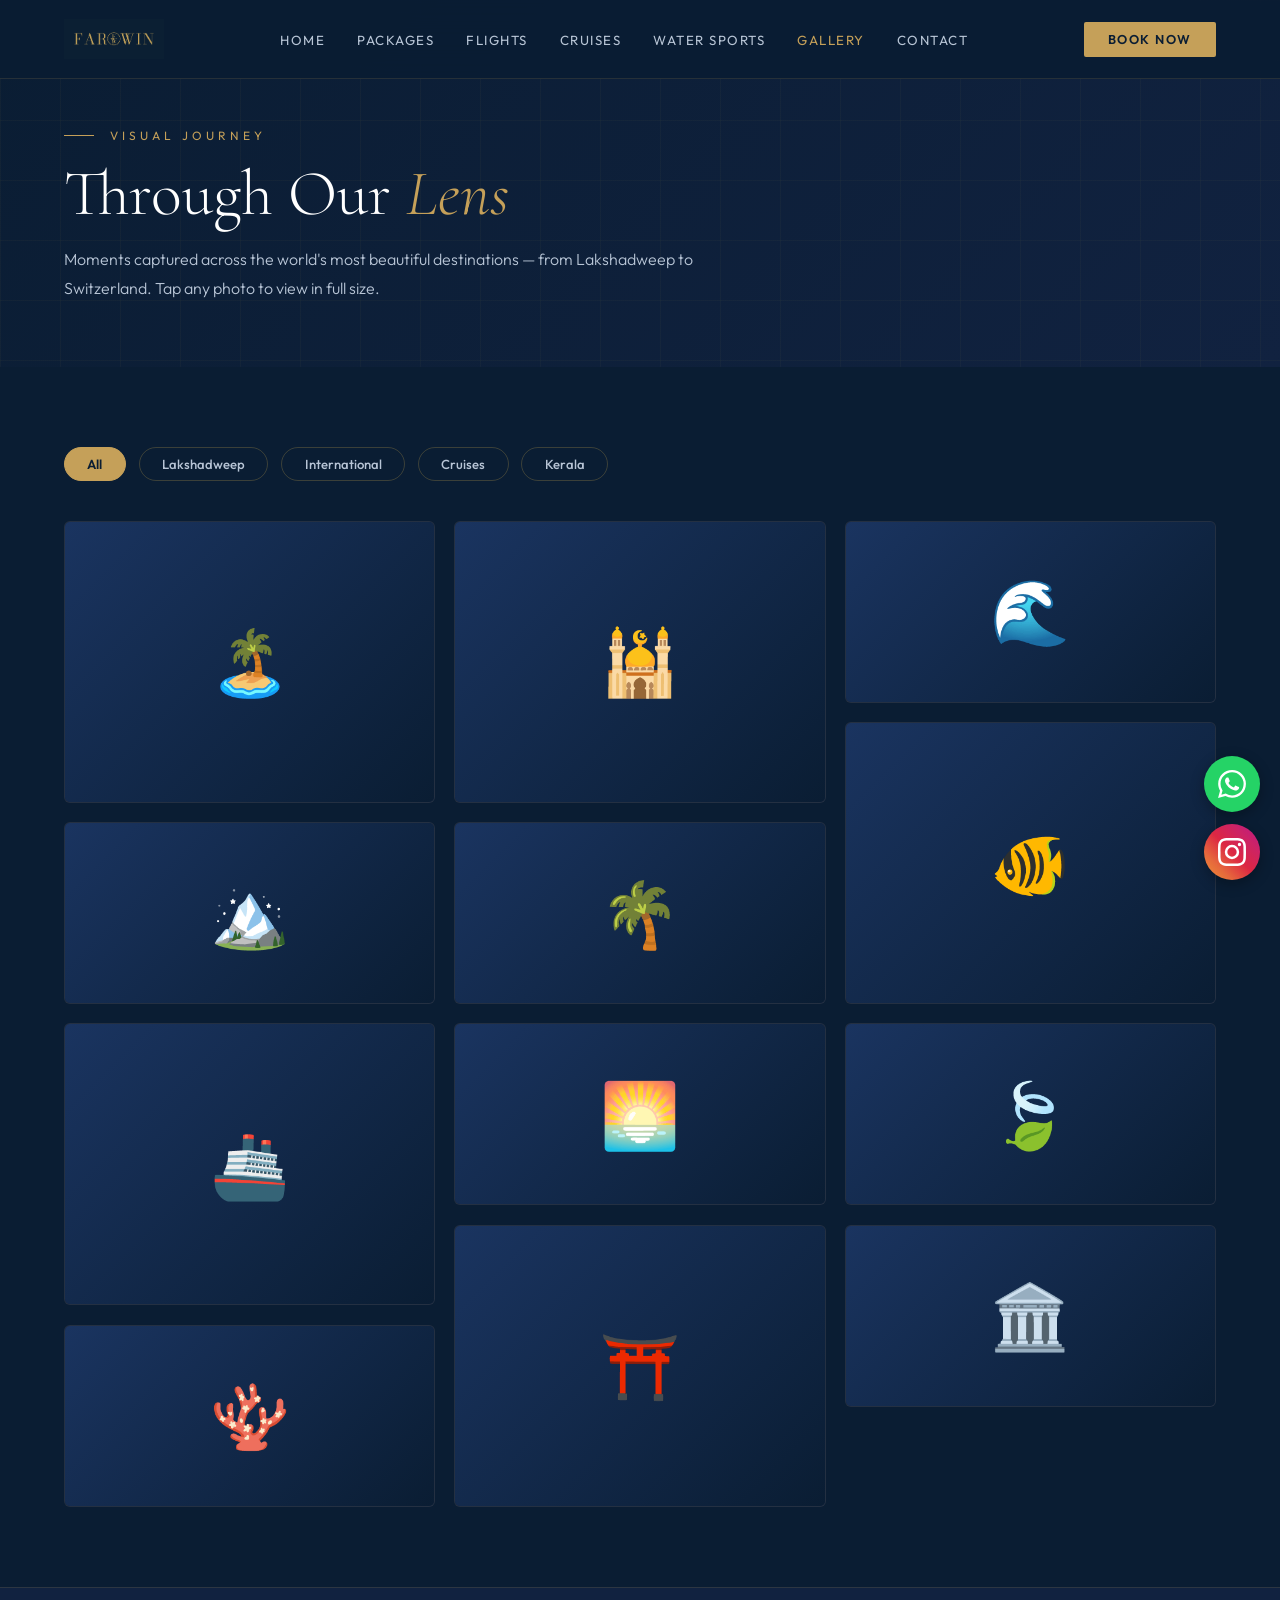
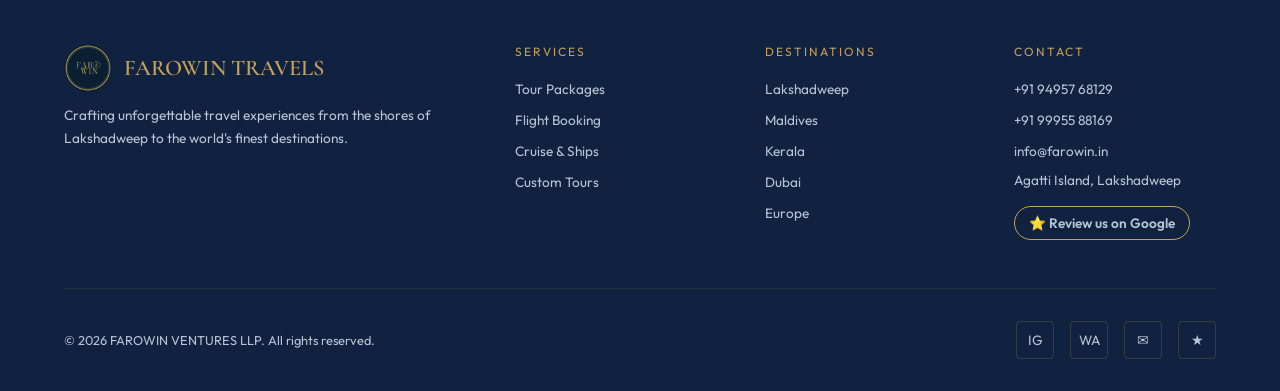
<file: gallery.html>
<!DOCTYPE html>
<html lang="en">
<head>
<meta charset="UTF-8">
<meta name="viewport" content="width=device-width, initial-scale=1.0">
<title>FAROWIN — Gallery</title>
<link rel="icon" type="image/png" href="assets/logos/farowin-seal-circle.png">
<link rel="apple-touch-icon" href="assets/logos/farowin-seal-square.png">
<link rel="stylesheet" href="style.css">
<style>
  .filter-bar { display: flex; gap: 0.8rem; flex-wrap: wrap; margin-bottom: 2.5rem; }
  .filter-btn {
    padding: 0.5rem 1.4rem; background: none;
    border: 1px solid rgba(201,168,76,0.25); color: var(--text-light);
    border-radius: 30px; font-size: 0.82rem; font-weight: 500;
    cursor: pointer; transition: all 0.3s; font-family:'Outfit',sans-serif;
  }
  .filter-btn.active, .filter-btn:hover { background: var(--gold); border-color: var(--gold); color: var(--navy); font-weight: 600; }

  .gallery-masonry { columns: 3; gap: 1.2rem; max-width: 1200px; margin: 0 auto; }
  .gallery-item {
    break-inside: avoid; margin-bottom: 1.2rem;
    border-radius: 6px; overflow: hidden;
    border: 1px solid rgba(201,168,76,0.1);
    cursor: pointer; position: relative;
    background: var(--navy-mid); transition: all 0.4s;
  }
  .gallery-item:hover { border-color: var(--gold); transform: scale(1.02); z-index: 2; }
  .gallery-thumb {
    width: 100%; display: flex; align-items: center; justify-content: center;
    background: linear-gradient(135deg, var(--navy-light), var(--navy));
    color: white; font-size: 4rem; position: relative;
  }
  .gallery-thumb.tall { height: 280px; }
  .gallery-thumb.short { height: 180px; }
  .gallery-overlay {
    position: absolute; inset: 0;
    background: linear-gradient(to top, rgba(10,22,40,0.9) 0%, transparent 60%);
    opacity: 0; transition: opacity 0.3s;
    display: flex; flex-direction: column; justify-content: flex-end; padding: 1.2rem;
  }
  .gallery-item:hover .gallery-overlay { opacity: 1; }
  .gallery-label { font-size: 0.9rem; color: var(--white); font-weight: 600; }
  .gallery-cat { font-size: 0.72rem; color: var(--gold); letter-spacing: 1.5px; text-transform: uppercase; }

  /* zoom hint icon (shows on mobile too) */
  .zoom-icon {
    position: absolute; top: 0.8rem; right: 0.8rem;
    width: 32px; height: 32px; border-radius: 50%;
    background: rgba(201,168,76,0.85); color: var(--navy);
    display: flex; align-items: center; justify-content: center;
    font-size: 0.95rem; opacity: 0; transition: opacity 0.3s;
  }
  .gallery-item:hover .zoom-icon { opacity: 1; }
  @media (hover: none) { .zoom-icon { opacity: 0.85; } }

  /* LIGHTBOX */
  .lightbox {
    display: none; position: fixed; inset: 0; z-index: 3000;
    background: rgba(5,12,25,0.97); backdrop-filter: blur(8px);
    align-items: center; justify-content: center; padding: 1rem;
    animation: fadeIn 0.3s ease;
  }
  .lightbox.open { display: flex; }
  .lightbox-content {
    background: var(--navy-mid);
    border: 1px solid rgba(201,168,76,0.25);
    border-radius: 10px; max-width: 700px; width: 100%;
    overflow: hidden; position: relative;
    animation: fadeUp 0.4s ease;
  }
  .lightbox-image {
    height: 380px;
    background: linear-gradient(135deg, var(--navy-light), var(--navy));
    display: flex; align-items: center; justify-content: center;
    font-size: 8rem;
  }
  .lightbox-info { padding: 1.5rem 2rem; }
  .lightbox-cat { font-size: 0.72rem; color: var(--gold); letter-spacing: 2px; text-transform: uppercase; margin-bottom: 0.4rem; }
  .lightbox-label { font-family: 'Cormorant Garamond', serif; font-size: 1.6rem; color: var(--white); }
  .lightbox-counter {
    text-align: center; padding: 0.6rem; color: var(--text-light);
    font-size: 0.8rem; border-top: 1px solid rgba(201,168,76,0.1);
  }
  .lightbox-close {
    position: absolute; top: 1rem; right: 1rem;
    width: 40px; height: 40px; border-radius: 50%;
    background: rgba(0,0,0,0.5); border: 1px solid rgba(201,168,76,0.3);
    color: var(--gold); font-size: 1.2rem; cursor: pointer;
    z-index: 10; transition: all 0.3s;
  }
  .lightbox-close:hover { background: var(--gold); color: var(--navy); }
  .lightbox-nav {
    position: absolute; top: 50%; transform: translateY(-50%);
    width: 44px; height: 44px; border-radius: 50%;
    background: rgba(0,0,0,0.5); border: 1px solid rgba(201,168,76,0.3);
    color: var(--gold); font-size: 1.4rem; cursor: pointer;
    display: flex; align-items: center; justify-content: center;
    transition: all 0.3s; z-index: 10;
  }
  .lightbox-nav:hover { background: var(--gold); color: var(--navy); }
  .lightbox-prev { left: -60px; }
  .lightbox-next { right: -60px; }
  @media (max-width: 800px) {
    .lightbox-prev { left: 0.5rem; }
    .lightbox-next { right: 0.5rem; }
    .lightbox-image { height: 280px; font-size: 6rem; }
  }

  @media(max-width:900px){ .gallery-masonry { columns: 2; } }
  @media(max-width:500px){ .gallery-masonry { columns: 1; } }
</style>
</head>
<body>
<div id="nav-placeholder"></div>

<div class="page-hero">
  <div class="page-hero-content">
    <div class="page-tag">Visual Journey</div>
    <h1 class="page-title">Through Our <em>Lens</em></h1>
    <p class="page-desc">Moments captured across the world's most beautiful destinations — from Lakshadweep to Switzerland. Tap any photo to view in full size.</p>
  </div>
</div>

<section style="background:var(--navy);">
  <div style="max-width:1200px;margin:0 auto 2rem;">
    <div class="filter-bar">
      <button class="filter-btn active" onclick="filterGallery(this,'all')">All</button>
      <button class="filter-btn" onclick="filterGallery(this,'lakshadweep')">Lakshadweep</button>
      <button class="filter-btn" onclick="filterGallery(this,'international')">International</button>
      <button class="filter-btn" onclick="filterGallery(this,'cruise')">Cruises</button>
      <button class="filter-btn" onclick="filterGallery(this,'kerala')">Kerala</button>
    </div>
  </div>

  <div class="gallery-masonry" id="gallery-grid">
    <div class="gallery-item" data-cat="lakshadweep" onclick="openLightbox(0)">
      <div class="gallery-thumb tall">🏝️
        <div class="zoom-icon">🔍</div>
        <div class="gallery-overlay"><div class="gallery-label">Agatti Lagoon</div><div class="gallery-cat">Lakshadweep</div></div>
      </div>
    </div>
    <div class="gallery-item" data-cat="international" onclick="openLightbox(1)">
      <div class="gallery-thumb short">🏔️
        <div class="zoom-icon">🔍</div>
        <div class="gallery-overlay"><div class="gallery-label">Swiss Alps Sunrise</div><div class="gallery-cat">Switzerland</div></div>
      </div>
    </div>
    <div class="gallery-item" data-cat="cruise" onclick="openLightbox(2)">
      <div class="gallery-thumb tall">🚢
        <div class="zoom-icon">🔍</div>
        <div class="gallery-overlay"><div class="gallery-label">Sunset on the Sea</div><div class="gallery-cat">Cruise</div></div>
      </div>
    </div>
    <div class="gallery-item" data-cat="lakshadweep" onclick="openLightbox(3)">
      <div class="gallery-thumb short">🪸
        <div class="zoom-icon">🔍</div>
        <div class="gallery-overlay"><div class="gallery-label">Coral Reef Snorkeling</div><div class="gallery-cat">Lakshadweep</div></div>
      </div>
    </div>
    <div class="gallery-item" data-cat="international" onclick="openLightbox(4)">
      <div class="gallery-thumb tall">🕌
        <div class="zoom-icon">🔍</div>
        <div class="gallery-overlay"><div class="gallery-label">Dubai Skyline Night</div><div class="gallery-cat">Dubai</div></div>
      </div>
    </div>
    <div class="gallery-item" data-cat="kerala" onclick="openLightbox(5)">
      <div class="gallery-thumb short">🌴
        <div class="zoom-icon">🔍</div>
        <div class="gallery-overlay"><div class="gallery-label">Kerala Backwaters</div><div class="gallery-cat">Kerala</div></div>
      </div>
    </div>
    <div class="gallery-item" data-cat="lakshadweep" onclick="openLightbox(6)">
      <div class="gallery-thumb short">🌅
        <div class="zoom-icon">🔍</div>
        <div class="gallery-overlay"><div class="gallery-label">Kavaratti Sunset</div><div class="gallery-cat">Lakshadweep</div></div>
      </div>
    </div>
    <div class="gallery-item" data-cat="international" onclick="openLightbox(7)">
      <div class="gallery-thumb tall">⛩️
        <div class="zoom-icon">🔍</div>
        <div class="gallery-overlay"><div class="gallery-label">Kyoto Temple</div><div class="gallery-cat">Japan</div></div>
      </div>
    </div>
    <div class="gallery-item" data-cat="cruise" onclick="openLightbox(8)">
      <div class="gallery-thumb short">🌊
        <div class="zoom-icon">🔍</div>
        <div class="gallery-overlay"><div class="gallery-label">Ocean Horizon</div><div class="gallery-cat">Cruise</div></div>
      </div>
    </div>
    <div class="gallery-item" data-cat="lakshadweep" onclick="openLightbox(9)">
      <div class="gallery-thumb tall">🐠
        <div class="zoom-icon">🔍</div>
        <div class="gallery-overlay"><div class="gallery-label">Bangaram Diving</div><div class="gallery-cat">Lakshadweep</div></div>
      </div>
    </div>
    <div class="gallery-item" data-cat="kerala" onclick="openLightbox(10)">
      <div class="gallery-thumb short">🍃
        <div class="zoom-icon">🔍</div>
        <div class="gallery-overlay"><div class="gallery-label">Munnar Tea Gardens</div><div class="gallery-cat">Kerala</div></div>
      </div>
    </div>
    <div class="gallery-item" data-cat="international" onclick="openLightbox(11)">
      <div class="gallery-thumb short">🏛️
        <div class="zoom-icon">🔍</div>
        <div class="gallery-overlay"><div class="gallery-label">Rome Colosseum</div><div class="gallery-cat">Europe</div></div>
      </div>
    </div>
  </div>
</section>

<!-- LIGHTBOX -->
<div class="lightbox" id="lightbox" onclick="closeLightbox(event)">
  <button class="lightbox-nav lightbox-prev" onclick="event.stopPropagation();navLightbox(-1)">‹</button>
  <div class="lightbox-content" onclick="event.stopPropagation()">
    <button class="lightbox-close" onclick="closeLightbox()">✕</button>
    <div class="lightbox-image" id="lb-image">🏝️</div>
    <div class="lightbox-info">
      <div class="lightbox-cat" id="lb-cat">Lakshadweep</div>
      <div class="lightbox-label" id="lb-label">Agatti Lagoon</div>
    </div>
    <div class="lightbox-counter" id="lb-counter">1 / 12</div>
  </div>
  <button class="lightbox-nav lightbox-next" onclick="event.stopPropagation();navLightbox(1)">›</button>
</div>

<div id="footer-placeholder"></div>
<script src="shared.js"></script>
<script>
  // Build photo data from DOM
  var photos = [];
  document.querySelectorAll('.gallery-item').forEach(function(item) {
    var thumb = item.querySelector('.gallery-thumb');
    var emoji = thumb.childNodes[0].textContent.trim();
    photos.push({
      emoji: emoji,
      label: item.querySelector('.gallery-label').textContent,
      cat: item.querySelector('.gallery-cat').textContent,
      filterCat: item.dataset.cat
    });
  });

  var visiblePhotos = photos.map(function(_, i) { return i; });
  var currentIdx = 0;

  function filterGallery(btn, cat) {
    document.querySelectorAll('.filter-btn').forEach(function(b) { b.classList.remove('active'); });
    btn.classList.add('active');
    visiblePhotos = [];
    document.querySelectorAll('.gallery-item').forEach(function(item, i) {
      var show = cat === 'all' || item.dataset.cat === cat;
      item.style.display = show ? 'block' : 'none';
      if (show) visiblePhotos.push(i);
    });
  }

  function openLightbox(i) {
    currentIdx = visiblePhotos.indexOf(i);
    if (currentIdx < 0) currentIdx = 0;
    showPhoto();
    document.getElementById('lightbox').classList.add('open');
    document.body.style.overflow = 'hidden';
  }
  function closeLightbox(e) {
    if (e && e.target.id !== 'lightbox' && e.type !== undefined && e.target.tagName !== 'BUTTON') return;
    document.getElementById('lightbox').classList.remove('open');
    document.body.style.overflow = '';
  }
  function navLightbox(dir) {
    currentIdx = (currentIdx + dir + visiblePhotos.length) % visiblePhotos.length;
    showPhoto();
  }
  function showPhoto() {
    var p = photos[visiblePhotos[currentIdx]];
    document.getElementById('lb-image').textContent = p.emoji;
    document.getElementById('lb-label').textContent = p.label;
    document.getElementById('lb-cat').textContent = p.cat;
    document.getElementById('lb-counter').textContent = (currentIdx + 1) + ' / ' + visiblePhotos.length;
  }

  // Keyboard support
  document.addEventListener('keydown', function(e) {
    if (!document.getElementById('lightbox').classList.contains('open')) return;
    if (e.key === 'Escape') closeLightbox();
    if (e.key === 'ArrowLeft') navLightbox(-1);
    if (e.key === 'ArrowRight') navLightbox(1);
  });

  // Touch swipe support
  var touchStartX = 0;
  document.getElementById('lightbox').addEventListener('touchstart', function(e) {
    touchStartX = e.changedTouches[0].screenX;
  });
  document.getElementById('lightbox').addEventListener('touchend', function(e) {
    var diff = e.changedTouches[0].screenX - touchStartX;
    if (Math.abs(diff) > 50) navLightbox(diff < 0 ? 1 : -1);
  });

  renderNav('Gallery');
  renderFooter();
</script>
</body>
</html>
</file>
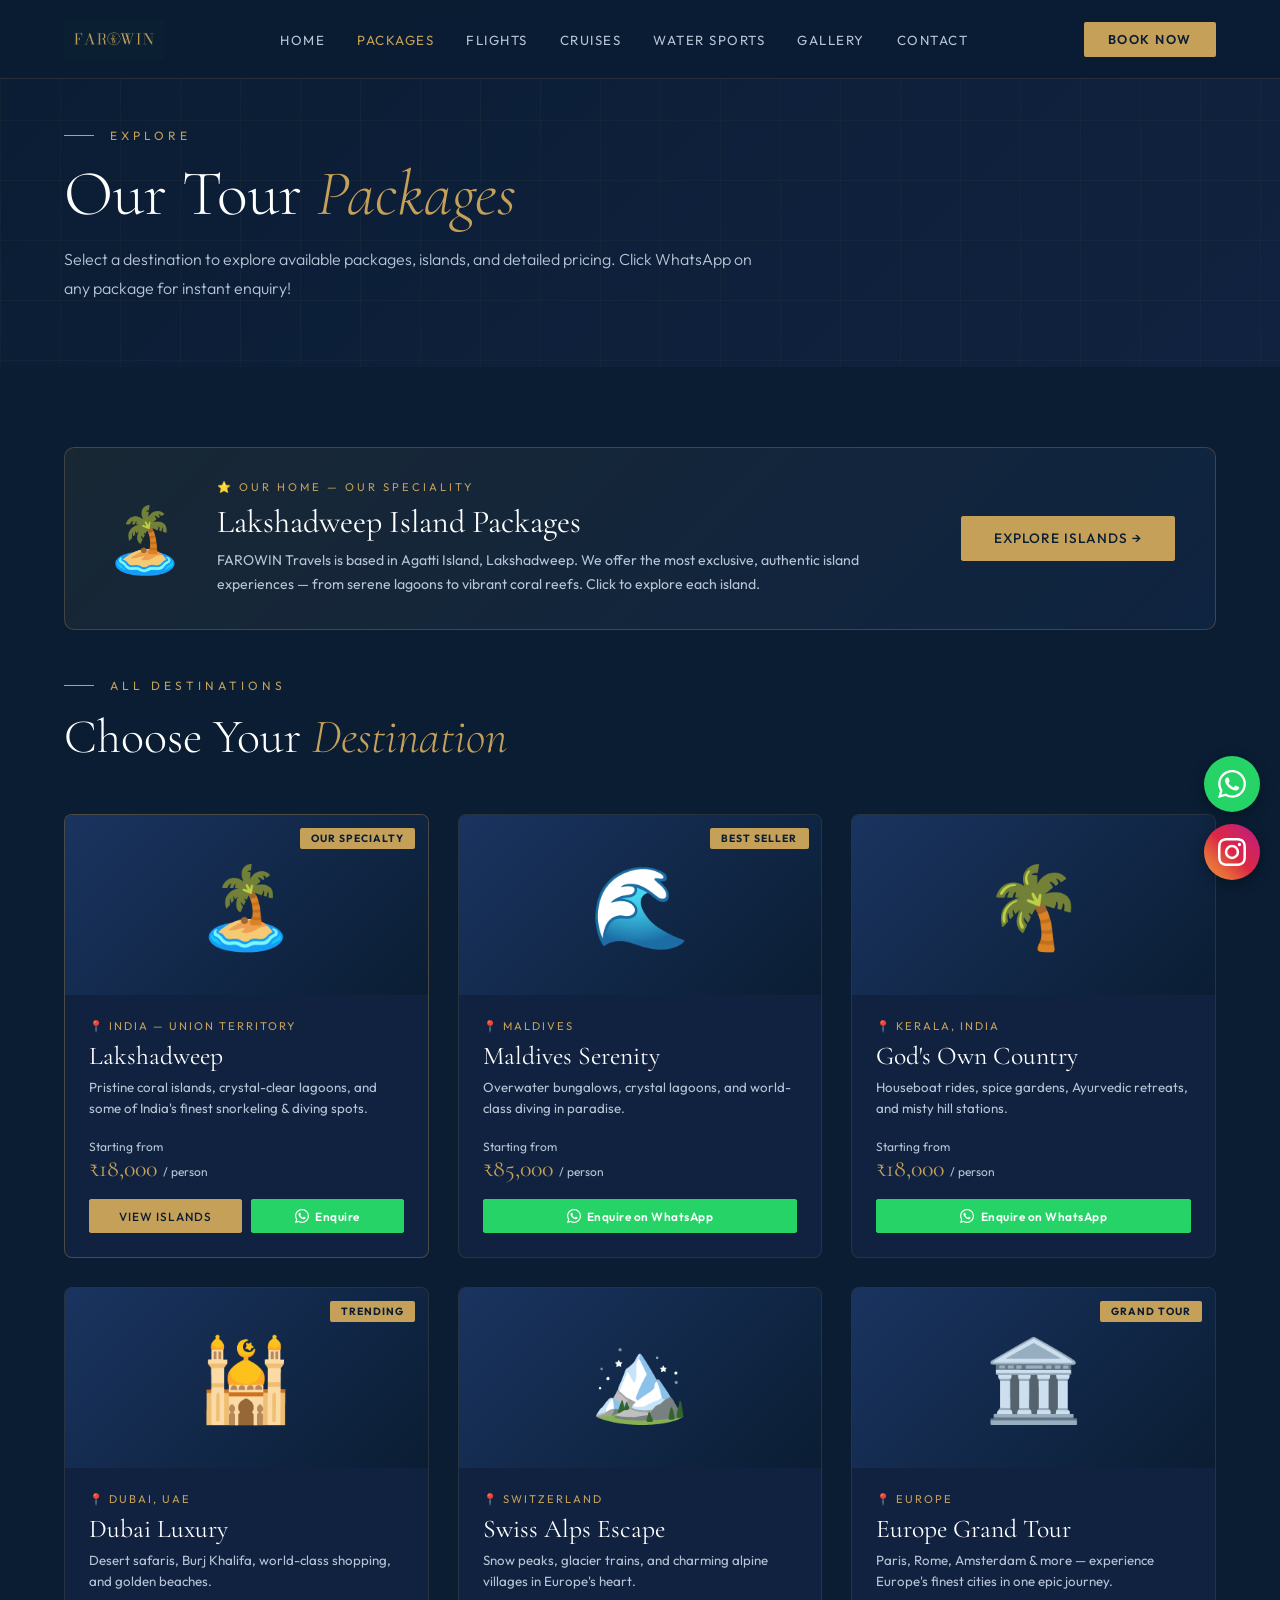
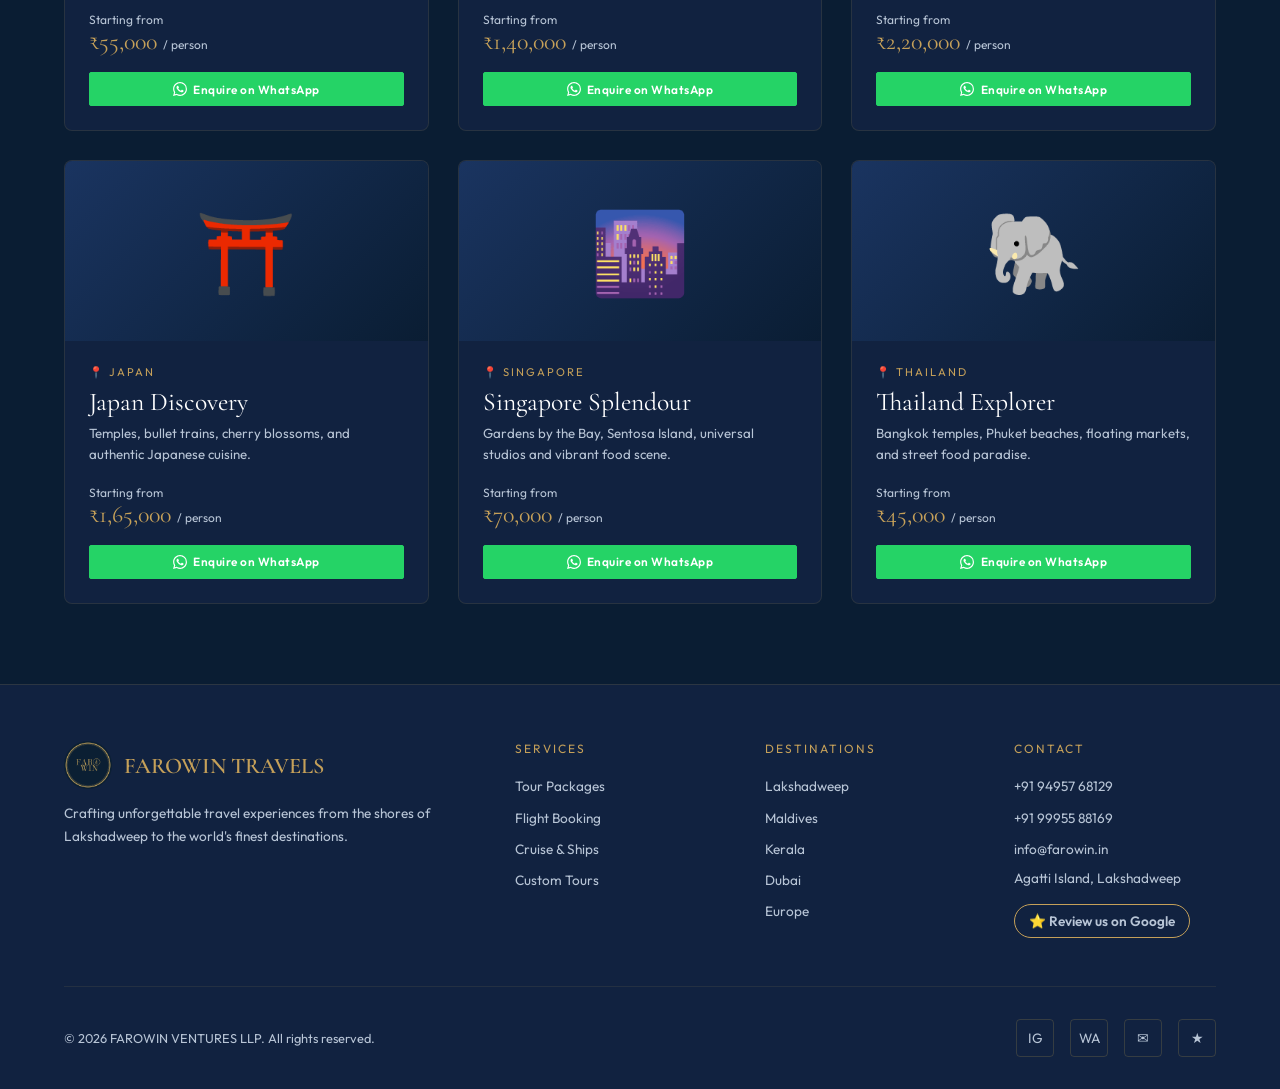
<file: packages.html>
<!DOCTYPE html>
<html lang="en">
<head>
<meta charset="UTF-8">
<meta name="viewport" content="width=device-width, initial-scale=1.0">
<title>FAROWIN — Tour Packages</title>
<link rel="icon" type="image/png" href="assets/logos/farowin-seal-circle.png">
<link rel="apple-touch-icon" href="assets/logos/farowin-seal-square.png">
<link rel="stylesheet" href="style.css">
<style>
  /* DESTINATION CARDS */
  .dest-grid { display: grid; grid-template-columns: repeat(3,1fr); gap: 1.8rem; max-width: 1200px; margin: 3rem auto 0; }
  .dest-card {
    background: var(--navy-mid); border: 1px solid rgba(201,168,76,0.12);
    border-radius: 8px; overflow: hidden;
    transition: all 0.4s; position: relative;
    display: flex; flex-direction: column;
  }
  .dest-card:hover { transform: translateY(-8px); border-color: var(--gold); box-shadow: 0 20px 50px rgba(0,0,0,0.3); }
  .dest-card.lakshadweep { border-color: rgba(201,168,76,0.3); }
  .dest-img {
    height: 180px; display: flex; align-items: center; justify-content: center;
    font-size: 5rem; position: relative; cursor: pointer;
    background: linear-gradient(135deg, var(--navy-light), var(--navy));
  }
  .dest-badge {
    position: absolute; top: 0.8rem; right: 0.8rem;
    background: var(--gold); color: var(--navy);
    font-size: 0.65rem; font-weight: 700; letter-spacing: 1px;
    padding: 0.25rem 0.7rem; border-radius: 2px; text-transform: uppercase;
  }
  .dest-body { padding: 1.5rem; flex: 1; display: flex; flex-direction: column; }
  .dest-country { font-size: 0.7rem; color: var(--gold); letter-spacing: 2px; text-transform: uppercase; margin-bottom: 0.4rem; }
  .dest-name { font-family: 'Cormorant Garamond',serif; font-size: 1.6rem; color: var(--white); margin-bottom: 0.4rem; }
  .dest-desc { font-size: 0.83rem; color: var(--text-light); line-height: 1.6; margin-bottom: 1.2rem; flex: 1; }
  .dest-price-row {
    display: flex; justify-content: space-between; align-items: center;
    margin-bottom: 1rem;
  }
  .dest-from { font-size: 0.75rem; color: var(--text-light); }
  .dest-price { font-family: 'Cormorant Garamond',serif; font-size: 1.5rem; color: var(--gold); }
  .dest-price small { font-family:'Outfit',sans-serif; font-size:0.75rem; color:var(--text-light); }

  .dest-actions { display: flex; gap: 0.6rem; }
  .explore-btn {
    background: transparent; border: 1px solid var(--gold); color: var(--gold);
    padding: 0.55rem 1rem; border-radius: 2px; font-size: 0.74rem;
    font-weight: 500; letter-spacing: 1px; text-transform: uppercase;
    cursor: pointer; transition: all 0.3s; font-family:'Outfit',sans-serif;
    flex: 1; text-align: center;
  }
  .explore-btn:hover { background: var(--gold); color: var(--navy); }
  .lakshadweep .explore-btn { background: var(--gold); color: var(--navy); }
  .lakshadweep .explore-btn:hover { background: var(--gold-light); }

  .wa-btn {
    background: #25D366; border: 1px solid #25D366; color: #fff;
    padding: 0.55rem 1rem; border-radius: 2px; font-size: 0.74rem;
    font-weight: 600; letter-spacing: 0.5px;
    cursor: pointer; transition: all 0.3s; font-family:'Outfit',sans-serif;
    text-decoration: none; display: inline-flex; align-items: center;
    justify-content: center; gap: 0.4rem; flex: 1;
  }
  .wa-btn:hover { background: #1ebe5a; transform: translateY(-2px); }
  .wa-btn svg { width: 14px; height: 14px; fill: #fff; }

  /* LAKSHADWEEP FEATURED */
  .lakh-featured {
    max-width: 1200px; margin: 0 auto 3rem;
    background: linear-gradient(135deg, rgba(201,168,76,0.08), rgba(26,52,96,0.3));
    border: 1px solid rgba(201,168,76,0.25); border-radius: 10px;
    padding: 2rem 2.5rem;
    display: flex; gap: 2rem; align-items: center; flex-wrap: wrap;
  }
  .lakh-icon { font-size: 4rem; }
  .lakh-info { flex: 1; min-width: 250px; }
  .lakh-tag { font-size: 0.7rem; color: var(--gold); letter-spacing: 3px; text-transform: uppercase; margin-bottom: 0.5rem; }
  .lakh-title { font-family: 'Cormorant Garamond',serif; font-size: 2rem; color: var(--white); margin-bottom: 0.5rem; }
  .lakh-desc { font-size: 0.88rem; color: var(--text-light); line-height: 1.7; }

  /* MODAL */
  .modal-overlay {
    display: none; position: fixed; inset: 0; z-index: 2000;
    background: rgba(5,12,25,0.92); backdrop-filter: blur(10px);
    align-items: center; justify-content: center; padding: 1rem;
  }
  .modal-overlay.open { display: flex; }
  .modal {
    background: var(--navy-mid); border: 1px solid rgba(201,168,76,0.2);
    border-radius: 10px; max-width: 850px; width: 100%;
    max-height: 90vh; overflow-y: auto;
    animation: fadeUp 0.4s ease forwards;
  }
  .modal-header {
    padding: 2rem 2.5rem 1.5rem;
    border-bottom: 1px solid rgba(201,168,76,0.12);
    display: flex; justify-content: space-between; align-items: flex-start;
  }
  .modal-title { font-family: 'Cormorant Garamond',serif; font-size: 2rem; color: var(--white); }
  .modal-sub { font-size: 0.82rem; color: var(--text-light); margin-top: 0.3rem; }
  .modal-close {
    background: none; border: 1px solid rgba(201,168,76,0.3); color: var(--gold);
    width: 36px; height: 36px; border-radius: 4px; font-size: 1.1rem;
    cursor: pointer; transition: all 0.3s; flex-shrink: 0;
  }
  .modal-close:hover { background: var(--gold); color: var(--navy); }
  .modal-body { padding: 2rem 2.5rem; }
  .island-grid { display: grid; grid-template-columns: 1fr 1fr; gap: 1.2rem; }
  .island-card {
    background: var(--navy); border: 1px solid rgba(201,168,76,0.12);
    border-radius: 6px; padding: 1.5rem; transition: all 0.3s;
  }
  .island-card:hover { border-color: var(--gold); transform: translateY(-3px); }
  .island-top { display: flex; align-items: center; gap: 1rem; margin-bottom: 1rem; }
  .island-emoji { font-size: 2.2rem; }
  .island-name { font-family:'Cormorant Garamond',serif; font-size: 1.3rem; color: var(--white); }
  .island-dur { font-size: 0.72rem; color: var(--gold); letter-spacing: 1px; }
  .island-highlights { list-style: none; margin-bottom: 1.2rem; }
  .island-highlights li { font-size: 0.8rem; color: var(--text-light); padding: 0.25rem 0; display: flex; gap: 0.5rem; }
  .island-highlights li::before { content: '✦'; color: var(--gold); font-size: 0.6rem; margin-top: 2px; }
  .island-foot { display: flex; justify-content: space-between; align-items: center; margin-bottom: 0.8rem; }
  .island-price { font-family:'Cormorant Garamond',serif; font-size: 1.5rem; color: var(--gold); }
  .island-price small { font-family:'Outfit',sans-serif; font-size:0.72rem; color:var(--text-light); }
  .island-actions { display: flex; gap: 0.5rem; }
  .island-book {
    background: var(--gold); color: var(--navy); border: none;
    padding: 0.5rem 1rem; border-radius: 2px; font-size: 0.74rem;
    font-weight: 600; letter-spacing: 1px; text-transform: uppercase;
    cursor: pointer; transition: all 0.3s; font-family:'Outfit',sans-serif;
    flex: 1;
  }
  .island-book:hover { background: var(--gold-light); }
  .island-wa {
    background: #25D366; color: white; border: none;
    padding: 0.5rem 0.9rem; border-radius: 2px; font-size: 0.74rem;
    font-weight: 600; cursor: pointer; transition: all 0.3s;
    font-family:'Outfit',sans-serif; display: flex;
    align-items: center; justify-content: center; gap: 0.3rem;
  }
  .island-wa:hover { background: #1ebe5a; }
  .island-wa svg { width: 14px; height: 14px; fill: #fff; }

  @media(max-width:900px){ .dest-grid { grid-template-columns: repeat(2,1fr); } }
  @media(max-width:580px){
    .dest-grid, .island-grid { grid-template-columns: 1fr; }
    .modal-header, .modal-body { padding: 1.5rem; }
  }
</style>
</head>
<body>
<div id="nav-placeholder"></div>

<div class="page-hero">
  <div class="page-hero-content">
    <div class="page-tag">Explore</div>
    <h1 class="page-title">Our Tour <em>Packages</em></h1>
    <p class="page-desc">Select a destination to explore available packages, islands, and detailed pricing. Click WhatsApp on any package for instant enquiry!</p>
  </div>
</div>

<section style="background:var(--navy);">
  <!-- LAKSHADWEEP FEATURED BANNER -->
  <div class="lakh-featured reveal">
    <div class="lakh-icon">🏝️</div>
    <div class="lakh-info">
      <div class="lakh-tag">⭐ Our Home — Our Speciality</div>
      <div class="lakh-title">Lakshadweep Island Packages</div>
      <div class="lakh-desc">FAROWIN Travels is based in Agatti Island, Lakshadweep. We offer the most exclusive, authentic island experiences — from serene lagoons to vibrant coral reefs. Click to explore each island.</div>
    </div>
    <button class="explore-btn" style="background:var(--gold);color:var(--navy);padding:0.8rem 2rem;font-size:0.85rem;flex:none;" onclick="openLakshadweep()">Explore Islands →</button>
  </div>

  <div style="max-width:1200px;margin:0 auto;">
    <div class="section-tag">All Destinations</div>
    <h2 class="section-title">Choose Your <em>Destination</em></h2>
  </div>

  <div class="dest-grid">

    <!-- LAKSHADWEEP -->
    <div class="dest-card lakshadweep reveal">
      <div class="dest-img" onclick="openLakshadweep()">🏝️<div class="dest-badge">Our Specialty</div></div>
      <div class="dest-body">
        <div class="dest-country">📍 India — Union Territory</div>
        <div class="dest-name">Lakshadweep</div>
        <div class="dest-desc">Pristine coral islands, crystal-clear lagoons, and some of India's finest snorkeling & diving spots.</div>
        <div class="dest-price-row">
          <div><div class="dest-from">Starting from</div><div class="dest-price">₹18,000 <small>/ person</small></div></div>
        </div>
        <div class="dest-actions">
          <button class="explore-btn" onclick="openLakshadweep()">View Islands</button>
          <a class="wa-btn" href="https://wa.me/919495768129?text=Hi%20FAROWIN%2C%20I%27m%20interested%20in%20Lakshadweep%20packages.%20Please%20share%20more%20details." target="_blank" rel="noopener">
            <svg viewBox="0 0 24 24"><path d="M17.472 14.382c-.297-.149-1.758-.867-2.03-.967-.273-.099-.471-.148-.67.15-.197.297-.767.966-.94 1.164-.173.199-.347.223-.644.075-.297-.15-1.255-.463-2.39-1.475-.883-.788-1.48-1.761-1.653-2.059-.173-.297-.018-.458.13-.606.134-.133.298-.347.446-.52.149-.174.198-.298.298-.497.099-.198.05-.371-.025-.52-.075-.149-.669-1.612-.916-2.207-.242-.579-.487-.5-.669-.51-.173-.008-.371-.01-.57-.01-.198 0-.52.074-.792.372-.272.297-1.04 1.016-1.04 2.479 0 1.462 1.065 2.875 1.213 3.074.149.198 2.096 3.2 5.077 4.487.709.306 1.262.489 1.694.625.712.227 1.36.195 1.871.118.571-.085 1.758-.719 2.006-1.413.248-.694.248-1.289.173-1.413-.074-.124-.272-.198-.57-.347m-5.421 7.403h-.004a9.87 9.87 0 01-5.031-1.378l-.361-.214-3.741.982.998-3.648-.235-.374a9.86 9.86 0 01-1.51-5.26c.001-5.45 4.436-9.884 9.888-9.884 2.64 0 5.122 1.03 6.988 2.898a9.825 9.825 0 012.893 6.994c-.003 5.45-4.437 9.884-9.885 9.884m8.413-18.297A11.815 11.815 0 0012.05 0C5.495 0 .16 5.335.157 11.892c0 2.096.547 4.142 1.588 5.945L.057 24l6.305-1.654a11.882 11.882 0 005.683 1.448h.005c6.554 0 11.89-5.335 11.893-11.893a11.821 11.821 0 00-3.48-8.413z"/></svg>
            Enquire
          </a>
        </div>
      </div>
    </div>

    <!-- MALDIVES -->
    <div class="dest-card reveal">
      <div class="dest-img">🌊<div class="dest-badge">Best Seller</div></div>
      <div class="dest-body">
        <div class="dest-country">📍 Maldives</div>
        <div class="dest-name">Maldives Serenity</div>
        <div class="dest-desc">Overwater bungalows, crystal lagoons, and world-class diving in paradise.</div>
        <div class="dest-price-row">
          <div><div class="dest-from">Starting from</div><div class="dest-price">₹85,000 <small>/ person</small></div></div>
        </div>
        <div class="dest-actions">
          <a class="wa-btn" href="https://wa.me/919495768129?text=Hi%20FAROWIN%2C%20I%27m%20interested%20in%20the%20Maldives%20Serenity%20package%20%28%E2%82%B985%2C000%29.%20Please%20share%20more%20details." target="_blank" rel="noopener">
            <svg viewBox="0 0 24 24"><path d="M17.472 14.382c-.297-.149-1.758-.867-2.03-.967-.273-.099-.471-.148-.67.15-.197.297-.767.966-.94 1.164-.173.199-.347.223-.644.075-.297-.15-1.255-.463-2.39-1.475-.883-.788-1.48-1.761-1.653-2.059-.173-.297-.018-.458.13-.606.134-.133.298-.347.446-.52.149-.174.198-.298.298-.497.099-.198.05-.371-.025-.52-.075-.149-.669-1.612-.916-2.207-.242-.579-.487-.5-.669-.51-.173-.008-.371-.01-.57-.01-.198 0-.52.074-.792.372-.272.297-1.04 1.016-1.04 2.479 0 1.462 1.065 2.875 1.213 3.074.149.198 2.096 3.2 5.077 4.487.709.306 1.262.489 1.694.625.712.227 1.36.195 1.871.118.571-.085 1.758-.719 2.006-1.413.248-.694.248-1.289.173-1.413-.074-.124-.272-.198-.57-.347m-5.421 7.403h-.004a9.87 9.87 0 01-5.031-1.378l-.361-.214-3.741.982.998-3.648-.235-.374a9.86 9.86 0 01-1.51-5.26c.001-5.45 4.436-9.884 9.888-9.884 2.64 0 5.122 1.03 6.988 2.898a9.825 9.825 0 012.893 6.994c-.003 5.45-4.437 9.884-9.885 9.884m8.413-18.297A11.815 11.815 0 0012.05 0C5.495 0 .16 5.335.157 11.892c0 2.096.547 4.142 1.588 5.945L.057 24l6.305-1.654a11.882 11.882 0 005.683 1.448h.005c6.554 0 11.89-5.335 11.893-11.893a11.821 11.821 0 00-3.48-8.413z"/></svg>
            Enquire on WhatsApp
          </a>
        </div>
      </div>
    </div>

    <!-- KERALA -->
    <div class="dest-card reveal">
      <div class="dest-img">🌴</div>
      <div class="dest-body">
        <div class="dest-country">📍 Kerala, India</div>
        <div class="dest-name">God's Own Country</div>
        <div class="dest-desc">Houseboat rides, spice gardens, Ayurvedic retreats, and misty hill stations.</div>
        <div class="dest-price-row">
          <div><div class="dest-from">Starting from</div><div class="dest-price">₹18,000 <small>/ person</small></div></div>
        </div>
        <div class="dest-actions">
          <a class="wa-btn" href="https://wa.me/919495768129?text=Hi%20FAROWIN%2C%20I%27m%20interested%20in%20the%20Kerala%20tour%20package%20%28%E2%82%B918%2C000%29.%20Please%20share%20more%20details." target="_blank" rel="noopener">
            <svg viewBox="0 0 24 24"><path d="M17.472 14.382c-.297-.149-1.758-.867-2.03-.967-.273-.099-.471-.148-.67.15-.197.297-.767.966-.94 1.164-.173.199-.347.223-.644.075-.297-.15-1.255-.463-2.39-1.475-.883-.788-1.48-1.761-1.653-2.059-.173-.297-.018-.458.13-.606.134-.133.298-.347.446-.52.149-.174.198-.298.298-.497.099-.198.05-.371-.025-.52-.075-.149-.669-1.612-.916-2.207-.242-.579-.487-.5-.669-.51-.173-.008-.371-.01-.57-.01-.198 0-.52.074-.792.372-.272.297-1.04 1.016-1.04 2.479 0 1.462 1.065 2.875 1.213 3.074.149.198 2.096 3.2 5.077 4.487.709.306 1.262.489 1.694.625.712.227 1.36.195 1.871.118.571-.085 1.758-.719 2.006-1.413.248-.694.248-1.289.173-1.413-.074-.124-.272-.198-.57-.347m-5.421 7.403h-.004a9.87 9.87 0 01-5.031-1.378l-.361-.214-3.741.982.998-3.648-.235-.374a9.86 9.86 0 01-1.51-5.26c.001-5.45 4.436-9.884 9.888-9.884 2.64 0 5.122 1.03 6.988 2.898a9.825 9.825 0 012.893 6.994c-.003 5.45-4.437 9.884-9.885 9.884m8.413-18.297A11.815 11.815 0 0012.05 0C5.495 0 .16 5.335.157 11.892c0 2.096.547 4.142 1.588 5.945L.057 24l6.305-1.654a11.882 11.882 0 005.683 1.448h.005c6.554 0 11.89-5.335 11.893-11.893a11.821 11.821 0 00-3.48-8.413z"/></svg>
            Enquire on WhatsApp
          </a>
        </div>
      </div>
    </div>

    <!-- DUBAI -->
    <div class="dest-card reveal">
      <div class="dest-img">🕌<div class="dest-badge">Trending</div></div>
      <div class="dest-body">
        <div class="dest-country">📍 Dubai, UAE</div>
        <div class="dest-name">Dubai Luxury</div>
        <div class="dest-desc">Desert safaris, Burj Khalifa, world-class shopping, and golden beaches.</div>
        <div class="dest-price-row">
          <div><div class="dest-from">Starting from</div><div class="dest-price">₹55,000 <small>/ person</small></div></div>
        </div>
        <div class="dest-actions">
          <a class="wa-btn" href="https://wa.me/919495768129?text=Hi%20FAROWIN%2C%20I%27m%20interested%20in%20the%20Dubai%20Luxury%20package%20%28%E2%82%B955%2C000%29.%20Please%20share%20more%20details." target="_blank" rel="noopener">
            <svg viewBox="0 0 24 24"><path d="M17.472 14.382c-.297-.149-1.758-.867-2.03-.967-.273-.099-.471-.148-.67.15-.197.297-.767.966-.94 1.164-.173.199-.347.223-.644.075-.297-.15-1.255-.463-2.39-1.475-.883-.788-1.48-1.761-1.653-2.059-.173-.297-.018-.458.13-.606.134-.133.298-.347.446-.52.149-.174.198-.298.298-.497.099-.198.05-.371-.025-.52-.075-.149-.669-1.612-.916-2.207-.242-.579-.487-.5-.669-.51-.173-.008-.371-.01-.57-.01-.198 0-.52.074-.792.372-.272.297-1.04 1.016-1.04 2.479 0 1.462 1.065 2.875 1.213 3.074.149.198 2.096 3.2 5.077 4.487.709.306 1.262.489 1.694.625.712.227 1.36.195 1.871.118.571-.085 1.758-.719 2.006-1.413.248-.694.248-1.289.173-1.413-.074-.124-.272-.198-.57-.347m-5.421 7.403h-.004a9.87 9.87 0 01-5.031-1.378l-.361-.214-3.741.982.998-3.648-.235-.374a9.86 9.86 0 01-1.51-5.26c.001-5.45 4.436-9.884 9.888-9.884 2.64 0 5.122 1.03 6.988 2.898a9.825 9.825 0 012.893 6.994c-.003 5.45-4.437 9.884-9.885 9.884m8.413-18.297A11.815 11.815 0 0012.05 0C5.495 0 .16 5.335.157 11.892c0 2.096.547 4.142 1.588 5.945L.057 24l6.305-1.654a11.882 11.882 0 005.683 1.448h.005c6.554 0 11.89-5.335 11.893-11.893a11.821 11.821 0 00-3.48-8.413z"/></svg>
            Enquire on WhatsApp
          </a>
        </div>
      </div>
    </div>

    <!-- SWITZERLAND -->
    <div class="dest-card reveal">
      <div class="dest-img">🏔️</div>
      <div class="dest-body">
        <div class="dest-country">📍 Switzerland</div>
        <div class="dest-name">Swiss Alps Escape</div>
        <div class="dest-desc">Snow peaks, glacier trains, and charming alpine villages in Europe's heart.</div>
        <div class="dest-price-row">
          <div><div class="dest-from">Starting from</div><div class="dest-price">₹1,40,000 <small>/ person</small></div></div>
        </div>
        <div class="dest-actions">
          <a class="wa-btn" href="https://wa.me/919495768129?text=Hi%20FAROWIN%2C%20I%27m%20interested%20in%20the%20Swiss%20Alps%20Escape%20package%20%28%E2%82%B91%2C40%2C000%29.%20Please%20share%20more%20details." target="_blank" rel="noopener">
            <svg viewBox="0 0 24 24"><path d="M17.472 14.382c-.297-.149-1.758-.867-2.03-.967-.273-.099-.471-.148-.67.15-.197.297-.767.966-.94 1.164-.173.199-.347.223-.644.075-.297-.15-1.255-.463-2.39-1.475-.883-.788-1.48-1.761-1.653-2.059-.173-.297-.018-.458.13-.606.134-.133.298-.347.446-.52.149-.174.198-.298.298-.497.099-.198.05-.371-.025-.52-.075-.149-.669-1.612-.916-2.207-.242-.579-.487-.5-.669-.51-.173-.008-.371-.01-.57-.01-.198 0-.52.074-.792.372-.272.297-1.04 1.016-1.04 2.479 0 1.462 1.065 2.875 1.213 3.074.149.198 2.096 3.2 5.077 4.487.709.306 1.262.489 1.694.625.712.227 1.36.195 1.871.118.571-.085 1.758-.719 2.006-1.413.248-.694.248-1.289.173-1.413-.074-.124-.272-.198-.57-.347m-5.421 7.403h-.004a9.87 9.87 0 01-5.031-1.378l-.361-.214-3.741.982.998-3.648-.235-.374a9.86 9.86 0 01-1.51-5.26c.001-5.45 4.436-9.884 9.888-9.884 2.64 0 5.122 1.03 6.988 2.898a9.825 9.825 0 012.893 6.994c-.003 5.45-4.437 9.884-9.885 9.884m8.413-18.297A11.815 11.815 0 0012.05 0C5.495 0 .16 5.335.157 11.892c0 2.096.547 4.142 1.588 5.945L.057 24l6.305-1.654a11.882 11.882 0 005.683 1.448h.005c6.554 0 11.89-5.335 11.893-11.893a11.821 11.821 0 00-3.48-8.413z"/></svg>
            Enquire on WhatsApp
          </a>
        </div>
      </div>
    </div>

    <!-- EUROPE -->
    <div class="dest-card reveal">
      <div class="dest-img">🏛️<div class="dest-badge">Grand Tour</div></div>
      <div class="dest-body">
        <div class="dest-country">📍 Europe</div>
        <div class="dest-name">Europe Grand Tour</div>
        <div class="dest-desc">Paris, Rome, Amsterdam & more — experience Europe's finest cities in one epic journey.</div>
        <div class="dest-price-row">
          <div><div class="dest-from">Starting from</div><div class="dest-price">₹2,20,000 <small>/ person</small></div></div>
        </div>
        <div class="dest-actions">
          <a class="wa-btn" href="https://wa.me/919495768129?text=Hi%20FAROWIN%2C%20I%27m%20interested%20in%20the%20Europe%20Grand%20Tour%20%28%E2%82%B92%2C20%2C000%29.%20Please%20share%20more%20details." target="_blank" rel="noopener">
            <svg viewBox="0 0 24 24"><path d="M17.472 14.382c-.297-.149-1.758-.867-2.03-.967-.273-.099-.471-.148-.67.15-.197.297-.767.966-.94 1.164-.173.199-.347.223-.644.075-.297-.15-1.255-.463-2.39-1.475-.883-.788-1.48-1.761-1.653-2.059-.173-.297-.018-.458.13-.606.134-.133.298-.347.446-.52.149-.174.198-.298.298-.497.099-.198.05-.371-.025-.52-.075-.149-.669-1.612-.916-2.207-.242-.579-.487-.5-.669-.51-.173-.008-.371-.01-.57-.01-.198 0-.52.074-.792.372-.272.297-1.04 1.016-1.04 2.479 0 1.462 1.065 2.875 1.213 3.074.149.198 2.096 3.2 5.077 4.487.709.306 1.262.489 1.694.625.712.227 1.36.195 1.871.118.571-.085 1.758-.719 2.006-1.413.248-.694.248-1.289.173-1.413-.074-.124-.272-.198-.57-.347m-5.421 7.403h-.004a9.87 9.87 0 01-5.031-1.378l-.361-.214-3.741.982.998-3.648-.235-.374a9.86 9.86 0 01-1.51-5.26c.001-5.45 4.436-9.884 9.888-9.884 2.64 0 5.122 1.03 6.988 2.898a9.825 9.825 0 012.893 6.994c-.003 5.45-4.437 9.884-9.885 9.884m8.413-18.297A11.815 11.815 0 0012.05 0C5.495 0 .16 5.335.157 11.892c0 2.096.547 4.142 1.588 5.945L.057 24l6.305-1.654a11.882 11.882 0 005.683 1.448h.005c6.554 0 11.89-5.335 11.893-11.893a11.821 11.821 0 00-3.48-8.413z"/></svg>
            Enquire on WhatsApp
          </a>
        </div>
      </div>
    </div>

    <!-- JAPAN -->
    <div class="dest-card reveal">
      <div class="dest-img">⛩️</div>
      <div class="dest-body">
        <div class="dest-country">📍 Japan</div>
        <div class="dest-name">Japan Discovery</div>
        <div class="dest-desc">Temples, bullet trains, cherry blossoms, and authentic Japanese cuisine.</div>
        <div class="dest-price-row">
          <div><div class="dest-from">Starting from</div><div class="dest-price">₹1,65,000 <small>/ person</small></div></div>
        </div>
        <div class="dest-actions">
          <a class="wa-btn" href="https://wa.me/919495768129?text=Hi%20FAROWIN%2C%20I%27m%20interested%20in%20the%20Japan%20Discovery%20package%20%28%E2%82%B91%2C65%2C000%29.%20Please%20share%20more%20details." target="_blank" rel="noopener">
            <svg viewBox="0 0 24 24"><path d="M17.472 14.382c-.297-.149-1.758-.867-2.03-.967-.273-.099-.471-.148-.67.15-.197.297-.767.966-.94 1.164-.173.199-.347.223-.644.075-.297-.15-1.255-.463-2.39-1.475-.883-.788-1.48-1.761-1.653-2.059-.173-.297-.018-.458.13-.606.134-.133.298-.347.446-.52.149-.174.198-.298.298-.497.099-.198.05-.371-.025-.52-.075-.149-.669-1.612-.916-2.207-.242-.579-.487-.5-.669-.51-.173-.008-.371-.01-.57-.01-.198 0-.52.074-.792.372-.272.297-1.04 1.016-1.04 2.479 0 1.462 1.065 2.875 1.213 3.074.149.198 2.096 3.2 5.077 4.487.709.306 1.262.489 1.694.625.712.227 1.36.195 1.871.118.571-.085 1.758-.719 2.006-1.413.248-.694.248-1.289.173-1.413-.074-.124-.272-.198-.57-.347m-5.421 7.403h-.004a9.87 9.87 0 01-5.031-1.378l-.361-.214-3.741.982.998-3.648-.235-.374a9.86 9.86 0 01-1.51-5.26c.001-5.45 4.436-9.884 9.888-9.884 2.64 0 5.122 1.03 6.988 2.898a9.825 9.825 0 012.893 6.994c-.003 5.45-4.437 9.884-9.885 9.884m8.413-18.297A11.815 11.815 0 0012.05 0C5.495 0 .16 5.335.157 11.892c0 2.096.547 4.142 1.588 5.945L.057 24l6.305-1.654a11.882 11.882 0 005.683 1.448h.005c6.554 0 11.89-5.335 11.893-11.893a11.821 11.821 0 00-3.48-8.413z"/></svg>
            Enquire on WhatsApp
          </a>
        </div>
      </div>
    </div>

    <!-- SINGAPORE -->
    <div class="dest-card reveal">
      <div class="dest-img">🌆</div>
      <div class="dest-body">
        <div class="dest-country">📍 Singapore</div>
        <div class="dest-name">Singapore Splendour</div>
        <div class="dest-desc">Gardens by the Bay, Sentosa Island, universal studios and vibrant food scene.</div>
        <div class="dest-price-row">
          <div><div class="dest-from">Starting from</div><div class="dest-price">₹70,000 <small>/ person</small></div></div>
        </div>
        <div class="dest-actions">
          <a class="wa-btn" href="https://wa.me/919495768129?text=Hi%20FAROWIN%2C%20I%27m%20interested%20in%20the%20Singapore%20Splendour%20package%20%28%E2%82%B970%2C000%29.%20Please%20share%20more%20details." target="_blank" rel="noopener">
            <svg viewBox="0 0 24 24"><path d="M17.472 14.382c-.297-.149-1.758-.867-2.03-.967-.273-.099-.471-.148-.67.15-.197.297-.767.966-.94 1.164-.173.199-.347.223-.644.075-.297-.15-1.255-.463-2.39-1.475-.883-.788-1.48-1.761-1.653-2.059-.173-.297-.018-.458.13-.606.134-.133.298-.347.446-.52.149-.174.198-.298.298-.497.099-.198.05-.371-.025-.52-.075-.149-.669-1.612-.916-2.207-.242-.579-.487-.5-.669-.51-.173-.008-.371-.01-.57-.01-.198 0-.52.074-.792.372-.272.297-1.04 1.016-1.04 2.479 0 1.462 1.065 2.875 1.213 3.074.149.198 2.096 3.2 5.077 4.487.709.306 1.262.489 1.694.625.712.227 1.36.195 1.871.118.571-.085 1.758-.719 2.006-1.413.248-.694.248-1.289.173-1.413-.074-.124-.272-.198-.57-.347m-5.421 7.403h-.004a9.87 9.87 0 01-5.031-1.378l-.361-.214-3.741.982.998-3.648-.235-.374a9.86 9.86 0 01-1.51-5.26c.001-5.45 4.436-9.884 9.888-9.884 2.64 0 5.122 1.03 6.988 2.898a9.825 9.825 0 012.893 6.994c-.003 5.45-4.437 9.884-9.885 9.884m8.413-18.297A11.815 11.815 0 0012.05 0C5.495 0 .16 5.335.157 11.892c0 2.096.547 4.142 1.588 5.945L.057 24l6.305-1.654a11.882 11.882 0 005.683 1.448h.005c6.554 0 11.89-5.335 11.893-11.893a11.821 11.821 0 00-3.48-8.413z"/></svg>
            Enquire on WhatsApp
          </a>
        </div>
      </div>
    </div>

    <!-- THAILAND -->
    <div class="dest-card reveal">
      <div class="dest-img">🐘</div>
      <div class="dest-body">
        <div class="dest-country">📍 Thailand</div>
        <div class="dest-name">Thailand Explorer</div>
        <div class="dest-desc">Bangkok temples, Phuket beaches, floating markets, and street food paradise.</div>
        <div class="dest-price-row">
          <div><div class="dest-from">Starting from</div><div class="dest-price">₹45,000 <small>/ person</small></div></div>
        </div>
        <div class="dest-actions">
          <a class="wa-btn" href="https://wa.me/919495768129?text=Hi%20FAROWIN%2C%20I%27m%20interested%20in%20the%20Thailand%20Explorer%20package%20%28%E2%82%B945%2C000%29.%20Please%20share%20more%20details." target="_blank" rel="noopener">
            <svg viewBox="0 0 24 24"><path d="M17.472 14.382c-.297-.149-1.758-.867-2.03-.967-.273-.099-.471-.148-.67.15-.197.297-.767.966-.94 1.164-.173.199-.347.223-.644.075-.297-.15-1.255-.463-2.39-1.475-.883-.788-1.48-1.761-1.653-2.059-.173-.297-.018-.458.13-.606.134-.133.298-.347.446-.52.149-.174.198-.298.298-.497.099-.198.05-.371-.025-.52-.075-.149-.669-1.612-.916-2.207-.242-.579-.487-.5-.669-.51-.173-.008-.371-.01-.57-.01-.198 0-.52.074-.792.372-.272.297-1.04 1.016-1.04 2.479 0 1.462 1.065 2.875 1.213 3.074.149.198 2.096 3.2 5.077 4.487.709.306 1.262.489 1.694.625.712.227 1.36.195 1.871.118.571-.085 1.758-.719 2.006-1.413.248-.694.248-1.289.173-1.413-.074-.124-.272-.198-.57-.347m-5.421 7.403h-.004a9.87 9.87 0 01-5.031-1.378l-.361-.214-3.741.982.998-3.648-.235-.374a9.86 9.86 0 01-1.51-5.26c.001-5.45 4.436-9.884 9.888-9.884 2.64 0 5.122 1.03 6.988 2.898a9.825 9.825 0 012.893 6.994c-.003 5.45-4.437 9.884-9.885 9.884m8.413-18.297A11.815 11.815 0 0012.05 0C5.495 0 .16 5.335.157 11.892c0 2.096.547 4.142 1.588 5.945L.057 24l6.305-1.654a11.882 11.882 0 005.683 1.448h.005c6.554 0 11.89-5.335 11.893-11.893a11.821 11.821 0 00-3.48-8.413z"/></svg>
            Enquire on WhatsApp
          </a>
        </div>
      </div>
    </div>

  </div>
</section>

<!-- LAKSHADWEEP ISLAND MODAL -->
<div class="modal-overlay" id="lakh-modal">
  <div class="modal">
    <div class="modal-header">
      <div>
        <div class="modal-title">🏝️ Lakshadweep Islands</div>
        <div class="modal-sub">Select an island to view package details & pricing</div>
      </div>
      <button class="modal-close" onclick="closeLakshadweep()">✕</button>
    </div>
    <div class="modal-body">
      <div class="island-grid" id="island-list"></div>
    </div>
  </div>
</div>

<div id="footer-placeholder"></div>
<script src="shared.js"></script>
<script>
  var WA_ICON = '<svg viewBox="0 0 24 24"><path d="M17.472 14.382c-.297-.149-1.758-.867-2.03-.967-.273-.099-.471-.148-.67.15-.197.297-.767.966-.94 1.164-.173.199-.347.223-.644.075-.297-.15-1.255-.463-2.39-1.475-.883-.788-1.48-1.761-1.653-2.059-.173-.297-.018-.458.13-.606.134-.133.298-.347.446-.52.149-.174.198-.298.298-.497.099-.198.05-.371-.025-.52-.075-.149-.669-1.612-.916-2.207-.242-.579-.487-.5-.669-.51-.173-.008-.371-.01-.57-.01-.198 0-.52.074-.792.372-.272.297-1.04 1.016-1.04 2.479 0 1.462 1.065 2.875 1.213 3.074.149.198 2.096 3.2 5.077 4.487.709.306 1.262.489 1.694.625.712.227 1.36.195 1.871.118.571-.085 1.758-.719 2.006-1.413.248-.694.248-1.289.173-1.413-.074-.124-.272-.198-.57-.347m-5.421 7.403h-.004a9.87 9.87 0 01-5.031-1.378l-.361-.214-3.741.982.998-3.648-.235-.374a9.86 9.86 0 01-1.51-5.26c.001-5.45 4.436-9.884 9.888-9.884 2.64 0 5.122 1.03 6.988 2.898a9.825 9.825 0 012.893 6.994c-.003 5.45-4.437 9.884-9.885 9.884m8.413-18.297A11.815 11.815 0 0012.05 0C5.495 0 .16 5.335.157 11.892c0 2.096.547 4.142 1.588 5.945L.057 24l6.305-1.654a11.882 11.882 0 005.683 1.448h.005c6.554 0 11.89-5.335 11.893-11.893a11.821 11.821 0 00-3.48-8.413z"/></svg>';

  var islands = [
    { emoji: '🏝️', name: 'Agatti Island', dur: '3 Nights / 4 Days', price: '₹22,000', highlights: ['Pristine white sand beaches','Snorkeling & scuba diving','Lagoon kayaking','Beach camping experience','Direct flights from Kochi'] },
    { emoji: '🐚', name: 'Kavaratti Island', dur: '4 Nights / 5 Days', price: '₹25,000', highlights: ['Capital island of Lakshadweep','Glass-bottom boat rides','Ujra Mosque visit','Water sports & dolphin spotting','Marine aquarium'] },
    { emoji: '🌅', name: 'Bangaram Island', dur: '5 Nights / 6 Days', price: '₹55,000', highlights: ['Uninhabited luxury island resort','World-class scuba diving','Deep sea fishing','Honeymoon special packages','All-inclusive resort stay'] },
    { emoji: '🌊', name: 'Minicoy Island', dur: '4 Nights / 5 Days', price: '₹28,000', highlights: ['Southernmost island — unique culture','Historic lighthouse visit','Tuna fishing experience','Traditional Mahl dance & culture','Stunning lagoon views'] },
    { emoji: '🪸', name: 'Kalpeni Island', dur: '3 Nights / 4 Days', price: '₹20,000', highlights: ['Three islets — Tilakkam, Pitti, Cheriyam','Best snorkeling in Lakshadweep','Coral reef exploration','Coir craft shopping','Serene & less-crowded beaches'] },
    { emoji: '🏄', name: 'Kadmat Island', dur: '4 Nights / 5 Days', price: '₹24,000', highlights: ['Long beach — perfect for walks','Snorkeling & windsurfing','Lagoon swimming','Night fishing experience','Eco-friendly hut stays'] }
  ];

  function renderIslands() {
    var html = islands.map(function(i) {
      var msg = encodeURIComponent('Hi FAROWIN, I\'m interested in the ' + i.name + ' package (' + i.dur + ' - ' + i.price + ' per person). Please share more details.');
      var hl = i.highlights.map(function(h) { return '<li>' + h + '</li>'; }).join('');
      return '<div class="island-card">'
        + '<div class="island-top"><div class="island-emoji">' + i.emoji + '</div>'
        + '<div><div class="island-name">' + i.name + '</div><div class="island-dur">⏱ ' + i.dur + '</div></div></div>'
        + '<ul class="island-highlights">' + hl + '</ul>'
        + '<div class="island-foot"><div class="island-price">' + i.price + ' <small>/ person</small></div></div>'
        + '<div class="island-actions">'
        + '<button class="island-book" onclick="bookIsland(\'' + i.name + '\')">Book Now</button>'
        + '<a class="island-wa" href="https://wa.me/919495768129?text=' + msg + '" target="_blank" rel="noopener">' + WA_ICON + ' WhatsApp</a>'
        + '</div></div>';
    }).join('');
    document.getElementById('island-list').innerHTML = html;
  }

  function openLakshadweep() {
    document.getElementById('lakh-modal').classList.add('open');
    document.body.style.overflow = 'hidden';
  }
  function closeLakshadweep() {
    document.getElementById('lakh-modal').classList.remove('open');
    document.body.style.overflow = '';
  }
  function bookIsland(name) {
    location.href = 'contact.html?pkg=' + encodeURIComponent(name);
  }

  document.getElementById('lakh-modal').addEventListener('click', function(e) {
    if (e.target === this) closeLakshadweep();
  });

  renderIslands();
  renderNav('Packages');
  renderFooter();
  initReveal();
</script>
</body>
</html>
</file>
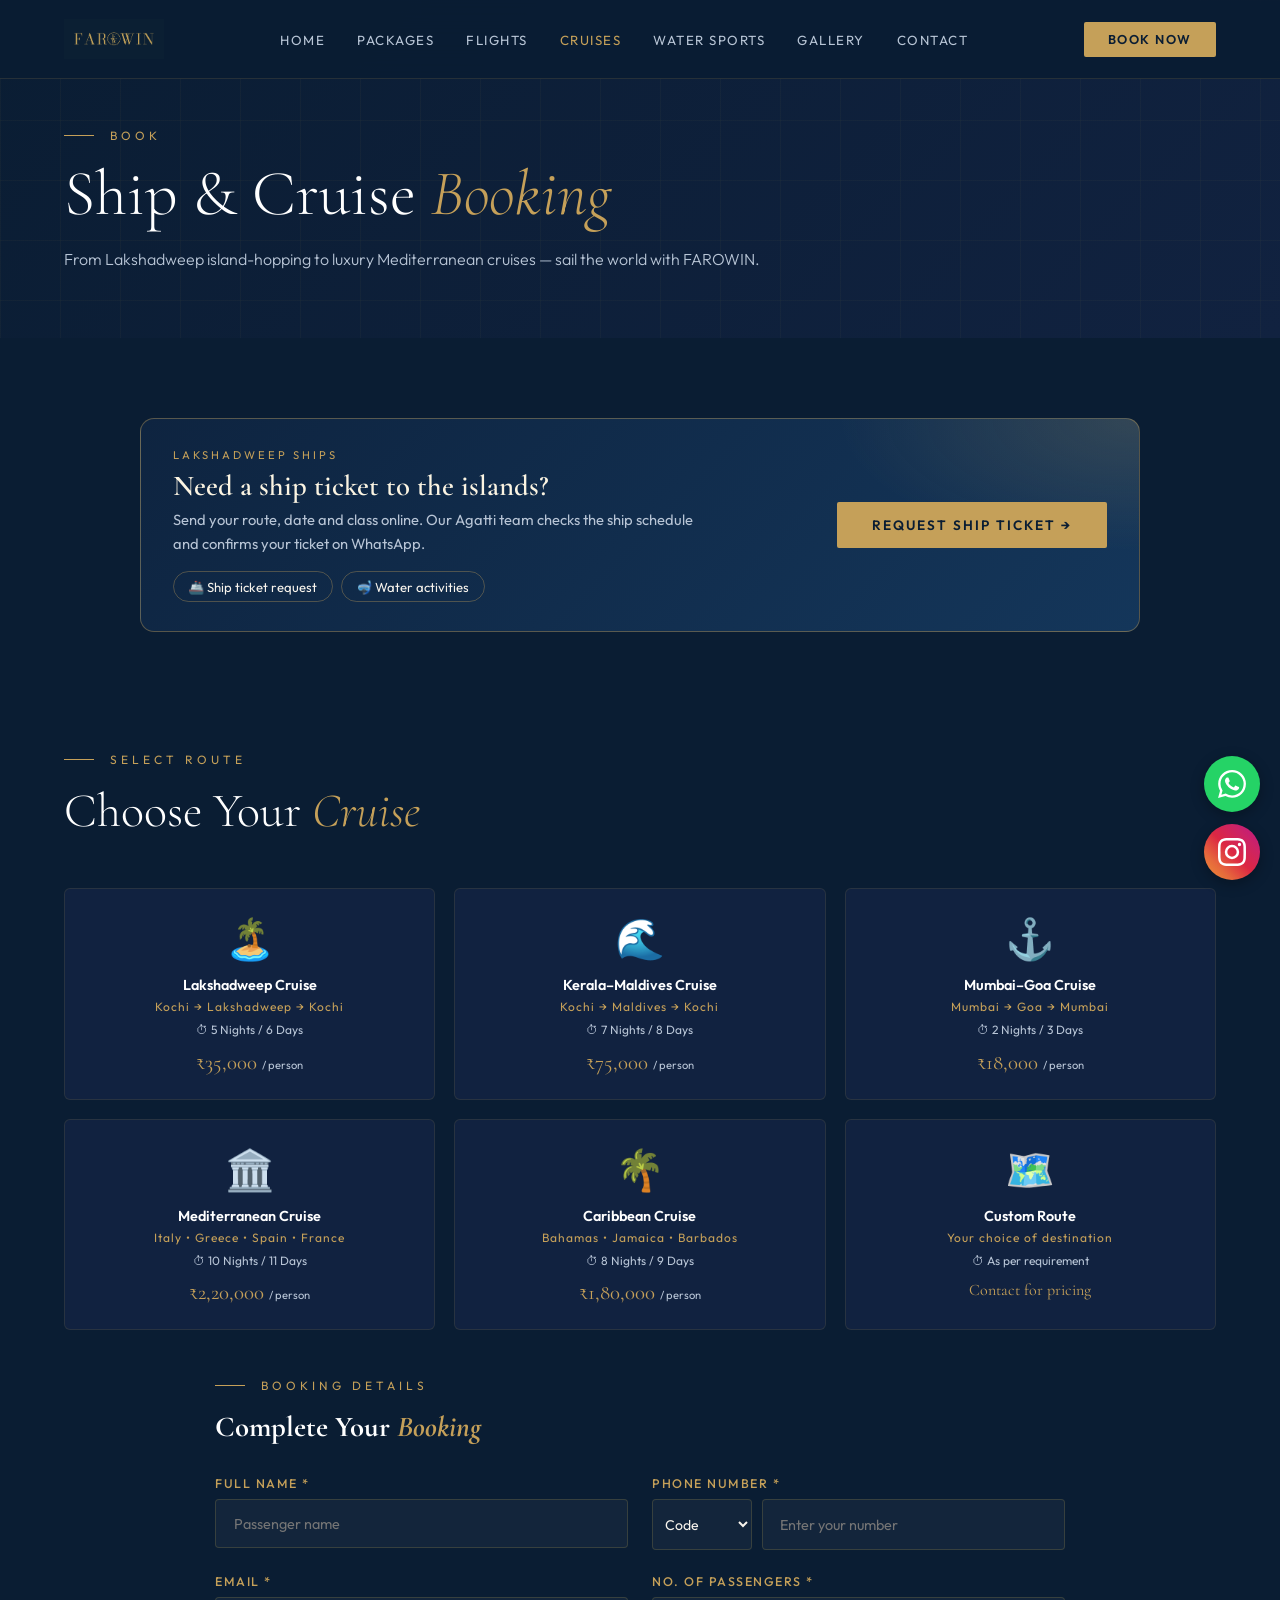
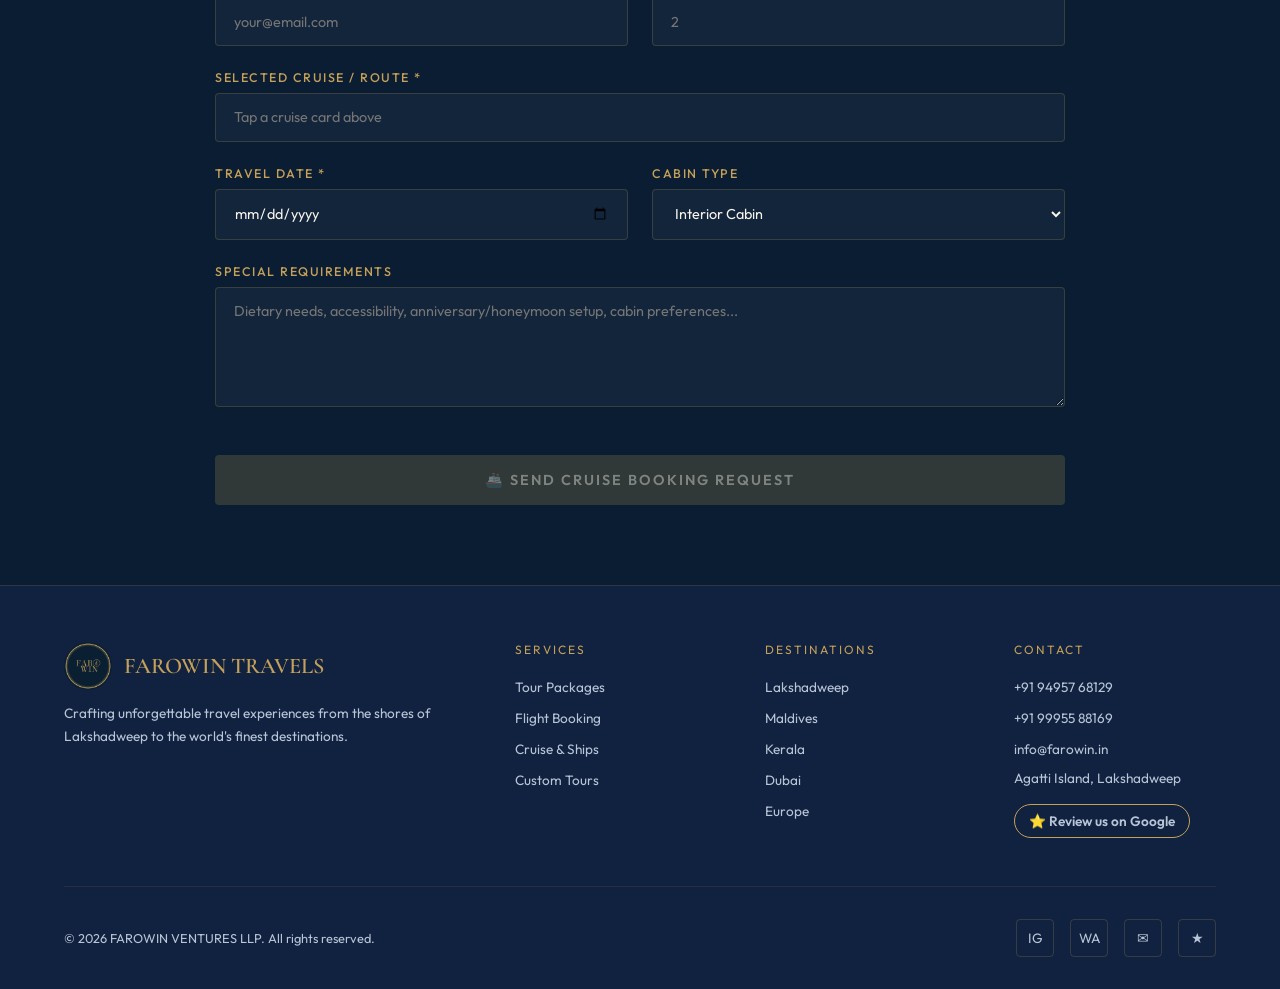
<file: ship.html>
<!DOCTYPE html>
<html lang="en">
<head>
<meta charset="UTF-8">
<meta name="viewport" content="width=device-width, initial-scale=1.0">
<title>FAROWIN — Ship & Cruise Booking</title>
<link rel="icon" type="image/png" href="assets/logos/farowin-seal-circle.png">
<link rel="apple-touch-icon" href="assets/logos/farowin-seal-square.png">
<link rel="stylesheet" href="style.css">
<style>
  .cruise-wrap { max-width: 850px; margin: 3rem auto 0; }
  .cruise-cards { display: grid; grid-template-columns: repeat(3,1fr); gap: 1.2rem; max-width: 1200px; margin: 3rem auto; }
  .cruise-card {
    background: var(--navy-mid); border: 1px solid rgba(201,168,76,0.12);
    border-radius: 6px; padding: 1.5rem; cursor: pointer;
    transition: all 0.3s; text-align: center;
  }
  .cruise-card:hover, .cruise-card.selected { border-color: var(--gold); background: rgba(201,168,76,0.07); }
  .cruise-card.selected { box-shadow: 0 0 0 2px var(--gold); }
  .cruise-emoji { font-size: 2.5rem; margin-bottom: 0.8rem; }
  .cruise-name { font-size: 0.9rem; font-weight: 600; color: var(--white); margin-bottom: 0.3rem; }
  .cruise-route { font-size: 0.75rem; color: var(--gold); letter-spacing: 1px; margin-bottom: 0.5rem; }
  .cruise-dur { font-size: 0.75rem; color: var(--text-light); }
  .cruise-price { font-family:'Cormorant Garamond',serif; font-size: 1.3rem; color: var(--gold); margin-top: 0.8rem; }
  .section-sub { max-width: 1200px; margin: 0 auto; }

  /* PHONE WITH COUNTRY CODE */
  .phone-input-row {
    display: grid;
    grid-template-columns: 100px 1fr;
    gap: 0.6rem;
  }
  .country-code-select {
    background: rgba(255,255,255,0.04);
    border: 1px solid rgba(201,168,76,0.2);
    color: var(--cream);
    padding: 0.9rem 0.5rem;
    border-radius: 4px;
    font-family: 'Outfit', sans-serif;
    font-size: 0.88rem;
    cursor: pointer;
    outline: none;
    transition: border-color 0.3s;
  }
  .country-code-select:focus { border-color: var(--gold); }
  .country-code-select option { background: var(--navy-mid); color: var(--cream); padding: 8px; }
  @media(max-width:600px){
    .phone-input-row { grid-template-columns: 90px 1fr; gap: 0.4rem; }
    .country-code-select { padding: 0.9rem 0.3rem; font-size: 0.85rem; }
  }

  /* SUBMIT BUTTON DISABLED */
  .submit-btn:disabled {
    opacity: 1; cursor: not-allowed;
    background: rgba(201,168,76,0.2); color: rgba(248,244,237,0.4);
    pointer-events: none;
  }

  /* SUCCESS SCREEN */
  .success-screen {
    display: none; text-align: center; padding: 3rem 1.5rem;
    background: var(--navy-mid); border: 1px solid rgba(201,168,76,0.15);
    border-radius: 8px; max-width: 600px; margin: 3rem auto 0;
    animation: fadeUp 0.5s ease;
  }
  .success-screen.show { display: block; }
  .success-icon {
    width: 80px; height: 80px; border-radius: 50%;
    background: linear-gradient(135deg, var(--gold-dark), var(--gold));
    display: flex; align-items: center; justify-content: center;
    font-size: 2.5rem; color: var(--navy); margin: 0 auto 1.5rem;
    animation: successPop 0.6s cubic-bezier(0.68, -0.55, 0.265, 1.55);
  }
  @keyframes successPop {
    0% { transform: scale(0); opacity: 0; }
    50% { transform: scale(1.2); }
    100% { transform: scale(1); opacity: 1; }
  }
  .success-title {
    font-family:'Cormorant Garamond',serif; font-size: 2rem;
    color: var(--white); margin-bottom: 0.6rem;
  }
  .success-title em { color: var(--gold); font-style: italic; }
  .success-msg {
    font-size: 0.95rem; color: var(--text-light);
    line-height: 1.7; max-width: 400px; margin: 0 auto 1.5rem;
  }
  .success-info {
    background: rgba(46,125,50,0.1); border: 1px solid rgba(46,125,50,0.3);
    color: #81C784; padding: 0.7rem 1rem; border-radius: 6px;
    font-size: 0.82rem; margin-bottom: 1.5rem; max-width: 420px;
    margin-left: auto; margin-right: auto;
  }
  .reset-btn {
    background: var(--gold); color: var(--navy);
    padding: 0.9rem 2rem; border: none; border-radius: 4px;
    font-family: 'Outfit', sans-serif; font-size: 0.85rem;
    font-weight: 600; letter-spacing: 1.5px; text-transform: uppercase;
    cursor: pointer; transition: all 0.3s;
  }
  .reset-btn:hover { background: var(--gold-light); }

  /* ERROR + SPINNER */
  .error-msg {
    background: rgba(231,76,60,0.1); border: 1px solid rgba(231,76,60,0.4);
    color: #ff7e6b; padding: 0.7rem 1rem; border-radius: 4px;
    font-size: 0.85rem; margin-bottom: 1rem;
  }
  .spinner {
    display: inline-block; width: 16px; height: 16px;
    border: 2px solid rgba(255,255,255,0.3);
    border-top-color: var(--navy); border-radius: 50%;
    animation: spin 0.8s linear infinite;
    vertical-align: middle; margin-right: 0.5rem;
  }
  @keyframes spin { to { transform: rotate(360deg); } }

  @media(max-width:768px){ .cruise-cards { grid-template-columns: repeat(2,1fr); } }
  @media(max-width:480px){ .cruise-cards { grid-template-columns: 1fr; } }
</style>
</head>
<body>
<div id="nav-placeholder"></div>

<div class="page-hero">
  <div class="page-hero-content">
    <div class="page-tag">Book</div>
    <h1 class="page-title">Ship & Cruise <em>Booking</em></h1>
    <p class="page-desc">From Lakshadweep island-hopping to luxury Mediterranean cruises — sail the world with FAROWIN.</p>
  </div>
</div>

<section style="background:var(--navy);padding-bottom:0;">
  <div class="portal-banner reveal">
    <div><div class="pb-tag">Lakshadweep ships</div><h3>Need a ship ticket to the islands?</h3>
      <p>Send your route, date and class online. Our Agatti team checks the ship schedule and confirms your ticket on WhatsApp.</p>
      <div class="pb-routes"><a href="https://portal.farowin.in/?tab=ship">🚢 Ship ticket request</a><a href="https://portal.farowin.in/?tab=act">🤿 Water activities</a></div></div>
    <a class="btn-primary" href="https://portal.farowin.in/?tab=ship">Request ship ticket →</a>
  </div>
</section>

<section style="background:var(--navy);">
  <div class="section-sub">
    <div class="section-tag">Select Route</div>
    <h2 class="section-title">Choose Your <em>Cruise</em></h2>
  </div>

  <div class="cruise-cards" id="cruise-cards">
    <div class="cruise-card reveal" onclick="selectCruise(this,'Kochi - Lakshadweep - Kochi')">
      <div class="cruise-emoji">🏝️</div>
      <div class="cruise-name">Lakshadweep Cruise</div>
      <div class="cruise-route">Kochi → Lakshadweep → Kochi</div>
      <div class="cruise-dur">⏱ 5 Nights / 6 Days</div>
      <div class="cruise-price">₹35,000 <span style="font-size:0.7rem;color:var(--text-light);font-family:'Outfit',sans-serif;">/ person</span></div>
    </div>
    <div class="cruise-card reveal" onclick="selectCruise(this,'Kerala - Maldives Cruise')">
      <div class="cruise-emoji">🌊</div>
      <div class="cruise-name">Kerala–Maldives Cruise</div>
      <div class="cruise-route">Kochi → Maldives → Kochi</div>
      <div class="cruise-dur">⏱ 7 Nights / 8 Days</div>
      <div class="cruise-price">₹75,000 <span style="font-size:0.7rem;color:var(--text-light);font-family:'Outfit',sans-serif;">/ person</span></div>
    </div>
    <div class="cruise-card reveal" onclick="selectCruise(this,'Mumbai - Goa Cruise')">
      <div class="cruise-emoji">⚓</div>
      <div class="cruise-name">Mumbai–Goa Cruise</div>
      <div class="cruise-route">Mumbai → Goa → Mumbai</div>
      <div class="cruise-dur">⏱ 2 Nights / 3 Days</div>
      <div class="cruise-price">₹18,000 <span style="font-size:0.7rem;color:var(--text-light);font-family:'Outfit',sans-serif;">/ person</span></div>
    </div>
    <div class="cruise-card reveal" onclick="selectCruise(this,'Mediterranean Cruise')">
      <div class="cruise-emoji">🏛️</div>
      <div class="cruise-name">Mediterranean Cruise</div>
      <div class="cruise-route">Italy • Greece • Spain • France</div>
      <div class="cruise-dur">⏱ 10 Nights / 11 Days</div>
      <div class="cruise-price">₹2,20,000 <span style="font-size:0.7rem;color:var(--text-light);font-family:'Outfit',sans-serif;">/ person</span></div>
    </div>
    <div class="cruise-card reveal" onclick="selectCruise(this,'Caribbean Cruise')">
      <div class="cruise-emoji">🌴</div>
      <div class="cruise-name">Caribbean Cruise</div>
      <div class="cruise-route">Bahamas • Jamaica • Barbados</div>
      <div class="cruise-dur">⏱ 8 Nights / 9 Days</div>
      <div class="cruise-price">₹1,80,000 <span style="font-size:0.7rem;color:var(--text-light);font-family:'Outfit',sans-serif;">/ person</span></div>
    </div>
    <div class="cruise-card reveal" onclick="selectCruise(this,'Custom Route')">
      <div class="cruise-emoji">🗺️</div>
      <div class="cruise-name">Custom Route</div>
      <div class="cruise-route">Your choice of destination</div>
      <div class="cruise-dur">⏱ As per requirement</div>
      <div class="cruise-price" style="font-size:1rem;">Contact for pricing</div>
    </div>
  </div>

  <div class="cruise-wrap" id="form-container">
    <div class="section-tag">Booking Details</div>
    <h3 style="font-family:'Cormorant Garamond',serif;font-size:1.8rem;color:var(--white);margin-bottom:2rem;">Complete Your <em style="color:var(--gold);">Booking</em></h3>
    <div class="form-grid">
      <div class="form-group">
        <label>Full Name *</label>
        <input type="text" placeholder="Passenger name" id="s-name">
      </div>
      <div class="form-group">
        <label>Phone Number *</label>
        <div class="phone-input-row">
          <select id="s-country-code" class="country-code-select">
            <option value="">Code</option>
            <option value="+91">🇮🇳 +91</option>
            <option value="+971">🇦🇪 +971</option>
            <option value="+966">🇸🇦 +966</option>
            <option value="+974">🇶🇦 +974</option>
            <option value="+965">🇰🇼 +965</option>
            <option value="+968">🇴🇲 +968</option>
            <option value="+973">🇧🇭 +973</option>
            <option value="+1">🇺🇸 +1</option>
            <option value="+44">🇬🇧 +44</option>
            <option value="+61">🇦🇺 +61</option>
            <option value="+65">🇸🇬 +65</option>
            <option value="+60">🇲🇾 +60</option>
            <option value="+49">🇩🇪 +49</option>
            <option value="+33">🇫🇷 +33</option>
            <option value="+39">🇮🇹 +39</option>
            <option value="+34">🇪🇸 +34</option>
            <option value="+41">🇨🇭 +41</option>
            <option value="+81">🇯🇵 +81</option>
            <option value="+86">🇨🇳 +86</option>
            <option value="+82">🇰🇷 +82</option>
            <option value="+66">🇹🇭 +66</option>
            <option value="+960">🇲🇻 +960</option>
            <option value="+94">🇱🇰 +94</option>
            <option value="+880">🇧🇩 +880</option>
            <option value="+977">🇳🇵 +977</option>
            <option value="other">🌍 Other</option>
          </select>
          <input type="tel" id="s-phone" placeholder="Enter your number">
        </div>
      </div>
      <div class="form-group">
        <label>Email *</label>
        <input type="email" placeholder="your@email.com" id="s-email">
      </div>
      <div class="form-group">
        <label>No. of Passengers *</label>
        <input type="number" placeholder="2" min="1" id="s-pax">
      </div>
      <div class="form-group full">
        <label>Selected Cruise / Route *</label>
        <input type="text" id="selected-cruise" placeholder="Tap a cruise card above" readonly style="cursor:pointer;">
      </div>
      <div class="form-group">
        <label>Travel Date *</label>
        <input type="date" id="s-date">
      </div>
      <div class="form-group">
        <label>Cabin Type</label>
        <select id="s-cabin">
          <option>Interior Cabin</option>
          <option>Ocean View Cabin</option>
          <option>Balcony Cabin</option>
          <option>Junior Suite</option>
          <option>Luxury Suite</option>
        </select>
      </div>
      <div class="form-group full">
        <label>Special Requirements</label>
        <textarea placeholder="Dietary needs, accessibility, anniversary/honeymoon setup, cabin preferences..." id="s-special"></textarea>
      </div>
      <div class="form-group full" id="error-display"></div>
      <button class="submit-btn" id="ship-submit-btn" onclick="submitCruise()" disabled>🚢 Send Cruise Booking Request</button>
    </div>
  </div>

  <!-- SUCCESS SCREEN -->
  <div class="success-screen" id="success-screen">
    <div class="success-icon">✓</div>
    <div class="success-title">Booking Request <em>Received!</em></div>
    <div class="success-msg">Thank you for your cruise booking enquiry. Our team will check availability and pricing, and get back to you within 24 hours.</div>
    <div class="success-info">📧 Confirmation sent to our team. We'll contact you soon!</div>
    <button class="reset-btn" onclick="resetCruise()">Send Another Request</button>
  </div>
</section>

<div id="footer-placeholder"></div>
<script src="shared.js"></script>
<script>
  var WEB3FORMS_KEY = 'dbaa90d6-e37a-4c74-bcab-20a80ed87a9d';

  renderNav('Cruises');
  renderFooter();
  initReveal();

  function selectCruise(card, name) {
    document.querySelectorAll('.cruise-card').forEach(function(c) { c.classList.remove('selected'); });
    card.classList.add('selected');
    document.getElementById('selected-cruise').value = name;
    validateCruiseForm();
  }

  // Set minimum date to today
  (function() {
    var today = new Date();
    var yyyy = today.getFullYear();
    var mm = String(today.getMonth() + 1).padStart(2, '0');
    var dd = String(today.getDate()).padStart(2, '0');
    document.getElementById('s-date').setAttribute('min', yyyy + '-' + mm + '-' + dd);
  })();

  // Phone: only allow digits, spaces, dashes
  document.getElementById('s-phone').addEventListener('input', function() {
    this.value = this.value.replace(/[^\d\s\-]/g, '');
  });

  // COUNTRY-SPECIFIC PHONE DIGIT MAP
  var COUNTRY_DIGITS = {
    '+91':  { min: 10, max: 10, label: '10-digit' },
    '+1':   { min: 10, max: 10, label: '10-digit' },
    '+44':  { min: 10, max: 10, label: '10-digit' },
    '+971': { min: 9,  max: 9,  label: '9-digit'  },
    '+966': { min: 9,  max: 9,  label: '9-digit'  },
    '+974': { min: 8,  max: 8,  label: '8-digit'  },
    '+965': { min: 8,  max: 8,  label: '8-digit'  },
    '+968': { min: 8,  max: 8,  label: '8-digit'  },
    '+973': { min: 8,  max: 8,  label: '8-digit'  },
    '+61':  { min: 9,  max: 9,  label: '9-digit'  },
    '+65':  { min: 8,  max: 8,  label: '8-digit'  },
    '+60':  { min: 9,  max: 10, label: '9 or 10-digit' },
    '+49':  { min: 10, max: 11, label: '10 or 11-digit' },
    '+33':  { min: 9,  max: 9,  label: '9-digit'  },
    '+39':  { min: 9,  max: 10, label: '9 or 10-digit' },
    '+34':  { min: 9,  max: 9,  label: '9-digit'  },
    '+41':  { min: 9,  max: 9,  label: '9-digit'  },
    '+81':  { min: 10, max: 10, label: '10-digit' },
    '+86':  { min: 11, max: 11, label: '11-digit' },
    '+82':  { min: 9,  max: 10, label: '9 or 10-digit' },
    '+66':  { min: 9,  max: 9,  label: '9-digit'  },
    '+960': { min: 7,  max: 7,  label: '7-digit'  },
    '+94':  { min: 9,  max: 9,  label: '9-digit'  },
    '+880': { min: 10, max: 10, label: '10-digit' },
    '+977': { min: 10, max: 10, label: '10-digit' },
    'other':{ min: 7,  max: 15, label: 'valid' }
  };

  function getPhoneRule(code) {
    return COUNTRY_DIGITS[code] || null;
  }

  function updatePhonePlaceholder() {
    var code = document.getElementById('s-country-code').value;
    var phoneEl = document.getElementById('s-phone');
    if (!code) {
      phoneEl.placeholder = 'Enter your number';
    } else if (code === 'other') {
      phoneEl.placeholder = 'Enter your number (min 7 digits)';
    } else {
      var rule = getPhoneRule(code);
      if (rule) {
        phoneEl.placeholder = 'Enter ' + rule.label + ' number';
      }
    }
  }

  function validateCruiseForm() {
    var name = document.getElementById('s-name').value.trim();
    var code = document.getElementById('s-country-code').value;
    var phone = document.getElementById('s-phone').value.trim();
    var phoneDigits = phone.replace(/\D/g, '');
    var email = document.getElementById('s-email').value.trim();
    var pax = document.getElementById('s-pax').value;
    var cruise = document.getElementById('selected-cruise').value.trim();
    var date = document.getElementById('s-date').value;
    var emailValid = email.length > 0 && email.indexOf('@') > 0 && email.indexOf('.') > 0;

    // Country-specific phone validation
    var phoneOk = false;
    if (code && phoneDigits.length > 0) {
      var rule = getPhoneRule(code);
      if (rule) {
        phoneOk = phoneDigits.length >= rule.min && phoneDigits.length <= rule.max;
      }
    }

    var ok = name.length >= 2 && code !== '' && phoneOk
      && emailValid && pax !== '' && parseInt(pax) >= 1
      && cruise.length >= 2 && date !== '';

    document.getElementById('ship-submit-btn').disabled = !ok;
  }

  ['s-name','s-phone','s-email','s-pax','s-date','s-special'].forEach(function(id) {
    var el = document.getElementById(id);
    if (el) {
      el.addEventListener('input', validateCruiseForm);
      el.addEventListener('change', validateCruiseForm);
    }
  });
  document.getElementById('s-country-code').addEventListener('change', function() {
    updatePhonePlaceholder();
    validateCruiseForm();
  });

  function submitCruise() {
    var errorEl = document.getElementById('error-display');
    errorEl.innerHTML = '';

    var name = document.getElementById('s-name').value.trim();
    var code = document.getElementById('s-country-code').value;
    var phoneNum = document.getElementById('s-phone').value.trim();
    var phone = (code === 'other' ? '' : code + ' ') + phoneNum;
    var email = document.getElementById('s-email').value.trim();
    var pax = document.getElementById('s-pax').value;
    var cruise = document.getElementById('selected-cruise').value.trim();
    var date = document.getElementById('s-date').value;
    var cabin = document.getElementById('s-cabin').value;
    var special = document.getElementById('s-special').value.trim() || 'None';

    var btn = document.getElementById('ship-submit-btn');
    btn.disabled = true;
    btn.innerHTML = '<span class="spinner"></span>Sending...';

    var payload = {
      access_key: WEB3FORMS_KEY,
      subject: 'New Cruise Booking: ' + cruise + ' - ' + name,
      from_name: 'FAROWIN Cruise Booking',
      replyto: email,
      'Customer Name': name,
      'Phone Number': phone,
      'Email Address': email,
      'Selected Cruise': cruise,
      'Travel Date': date,
      'Number of Passengers': pax,
      'Cabin Type': cabin,
      'Special Requirements': special,
      'Submitted via': 'farowin.in/ship'
    };

    fetch('https://api.web3forms.com/submit', {
      method: 'POST',
      headers: { 'Content-Type': 'application/json', 'Accept': 'application/json' },
      body: JSON.stringify(payload)
    })
    .then(function(response) { return response.json(); })
    .then(function(data) {
      if (data.success) {
        document.getElementById('form-container').style.display = 'none';
        document.getElementById('cruise-cards').style.display = 'none';
        document.getElementById('success-screen').classList.add('show');
        window.scrollTo({ top: document.getElementById('success-screen').offsetTop - 100, behavior: 'smooth' });
      } else {
        showCruiseError(data.message || 'Could not send. Please call us directly.');
      }
    })
    .catch(function(err) {
      showCruiseError('Network error. Please check your connection or call us directly.');
    });
  }

  function showCruiseError(msg) {
    var btn = document.getElementById('ship-submit-btn');
    btn.disabled = false;
    btn.innerHTML = '🚢 Send Cruise Booking Request';
    document.getElementById('error-display').innerHTML = '<div class="error-msg">⚠️ ' + msg + '<br><a href="tel:+919495768129" style="color:#ff7e6b;text-decoration:underline;">Call +91 94957 68129</a></div>';
  }

  function resetCruise() {
    ['s-name','s-phone','s-email','s-pax','s-date','s-special','selected-cruise'].forEach(function(id) {
      var el = document.getElementById(id);
      if (el) el.value = '';
    });
    document.getElementById('s-country-code').value = '';
    document.getElementById('s-cabin').value = 'Interior Cabin';
    document.querySelectorAll('.cruise-card').forEach(function(c) { c.classList.remove('selected'); });
    document.getElementById('error-display').innerHTML = '';
    var btn = document.getElementById('ship-submit-btn');
    btn.innerHTML = '🚢 Send Cruise Booking Request';
    btn.disabled = true;
    document.getElementById('success-screen').classList.remove('show');
    document.getElementById('form-container').style.display = 'block';
    document.getElementById('cruise-cards').style.display = 'grid';
    window.scrollTo({ top: 0, behavior: 'smooth' });
  }
</script>
</body>
</html>
</file>
<file: style.css>
@import url('https://fonts.googleapis.com/css2?family=Cormorant+Garamond:ital,wght@0,300;0,400;0,600;1,300;1,400&family=Outfit:wght@300;400;500;600&display=swap');

:root {
  --gold: #C5A059;
  --gold-light: #E8C97A;
  --gold-dark: #9B7A2E;
  --navy: #0A1D33;
  --navy-mid: #112240;
  --navy-light: #1A3460;
  --cream: #F8F4ED;
  --cream-dark: #EDE5D5;
  --white: #FFFFFF;
  --text-light: #B8C5D6;
}

* { margin: 0; padding: 0; box-sizing: border-box; }
html { scroll-behavior: smooth; }
body { font-family: 'Outfit', sans-serif; background: var(--navy); color: var(--cream); overflow-x: hidden; }

/* NAV */
nav {
  position: fixed; top: 0; width: 100%; z-index: 1000;
  padding: 1.2rem 5%;
  display: flex; align-items: center; justify-content: space-between;
  background: rgba(10,29,51,0.95);
  backdrop-filter: blur(16px);
  border-bottom: 1px solid rgba(197,160,89,0.15);
}
.nav-logo {
  display: flex; align-items: center;
  text-decoration: none; line-height: 0;
}
.nav-logo-img {
  display: block; height: 40px; width: auto;
}
.nav-links { display: flex; gap: 2rem; list-style: none; }
.nav-links a {
  color: var(--text-light); text-decoration: none;
  font-size: 0.83rem; font-weight: 400; letter-spacing: 1.5px;
  text-transform: uppercase; transition: color 0.3s;
}
.nav-links a:hover, .nav-links a.active { color: var(--gold); }
.nav-cta {
  background: var(--gold); color: var(--navy);
  padding: 0.6rem 1.5rem; border-radius: 2px;
  font-size: 0.8rem; font-weight: 600; letter-spacing: 1.5px;
  text-transform: uppercase; text-decoration: none; transition: background 0.3s;
}
.nav-cta:hover { background: var(--gold-light); }
.hamburger { display: none; flex-direction: column; gap: 5px; cursor: pointer; }
.hamburger span { width: 24px; height: 2px; background: var(--gold); display: block; transition: all 0.3s; }
.mobile-menu {
  display: none; position: fixed; top: 68px; left: 0; right: 0;
  background: rgba(10,22,40,0.98); backdrop-filter: blur(20px);
  padding: 2rem 5%; flex-direction: column; gap: 1.5rem; z-index: 999;
  border-bottom: 1px solid rgba(201,168,76,0.15);
}
.mobile-menu.open { display: flex; }
.mobile-menu a {
  color: var(--cream); text-decoration: none; font-size: 1rem;
  font-weight: 400; letter-spacing: 1px; text-transform: uppercase;
  transition: color 0.3s; padding-bottom: 0.5rem;
  border-bottom: 1px solid rgba(201,168,76,0.1);
}
.mobile-menu a:hover { color: var(--gold); }

/* PAGE HERO (non-home pages) */
.page-hero {
  padding: 8rem 5% 4rem;
  background: linear-gradient(135deg, var(--navy) 0%, var(--navy-mid) 100%);
  position: relative; overflow: hidden;
}
.page-hero::before {
  content: ''; position: absolute; inset: 0;
  background-image: linear-gradient(rgba(201,168,76,0.04) 1px, transparent 1px),
    linear-gradient(90deg, rgba(201,168,76,0.04) 1px, transparent 1px);
  background-size: 60px 60px;
}
.page-hero-content { position: relative; z-index: 2; max-width: 700px; }
.page-tag {
  font-size: 0.75rem; letter-spacing: 4px; text-transform: uppercase;
  color: var(--gold); margin-bottom: 1rem;
  display: flex; align-items: center; gap: 1rem;
}
.page-tag::before { content: ''; width: 30px; height: 1px; background: var(--gold); }
.page-title {
  font-family: 'Cormorant Garamond', serif;
  font-size: clamp(2.5rem, 5vw, 4rem);
  font-weight: 300; line-height: 1.1; color: var(--white);
}
.page-title em { color: var(--gold); font-style: italic; }
.page-desc { color: var(--text-light); font-size: 1rem; line-height: 1.8; margin-top: 1rem; font-weight: 300; }

/* SECTION COMMON */
section { padding: 5rem 5%; }
.section-tag {
  font-size: 0.75rem; letter-spacing: 4px; text-transform: uppercase;
  color: var(--gold); margin-bottom: 1rem;
  display: flex; align-items: center; gap: 1rem;
}
.section-tag::before { content: ''; width: 30px; height: 1px; background: var(--gold); }
.section-title {
  font-family: 'Cormorant Garamond', serif;
  font-size: clamp(2rem, 4vw, 3rem); font-weight: 300; line-height: 1.2;
  color: var(--white); margin-bottom: 1rem;
}
.section-title em { color: var(--gold); font-style: italic; }
.section-desc { color: var(--text-light); font-size: 1rem; line-height: 1.8; max-width: 600px; font-weight: 300; }
.gold-divider { width: 60px; height: 2px; background: var(--gold); margin: 1.2rem 0; }

/* BUTTONS */
.btn-primary {
  background: var(--gold); color: var(--navy);
  padding: 0.9rem 2.2rem; border-radius: 2px;
  font-size: 0.85rem; font-weight: 600; letter-spacing: 2px;
  text-transform: uppercase; text-decoration: none; display: inline-block;
  transition: all 0.3s; border: none; cursor: pointer; font-family: 'Outfit', sans-serif;
}
.btn-primary:hover { background: var(--gold-light); transform: translateY(-2px); }
.btn-outline {
  border: 1px solid rgba(201,168,76,0.5); color: var(--gold);
  padding: 0.9rem 2.2rem; border-radius: 2px;
  font-size: 0.85rem; font-weight: 500; letter-spacing: 2px;
  text-transform: uppercase; text-decoration: none; display: inline-block;
  transition: all 0.3s; background: transparent; cursor: pointer; font-family: 'Outfit', sans-serif;
}
.btn-outline:hover { border-color: var(--gold); background: rgba(201,168,76,0.08); }

/* FORMS */
.form-grid { display: grid; grid-template-columns: 1fr 1fr; gap: 1.5rem; }
.form-group { display: flex; flex-direction: column; gap: 0.5rem; }
.form-group.full { grid-column: 1 / -1; }
label { font-size: 0.78rem; color: var(--gold); letter-spacing: 1.5px; text-transform: uppercase; font-weight: 500; }
input, select, textarea {
  background: rgba(255,255,255,0.04); border: 1px solid rgba(201,168,76,0.2);
  color: var(--cream); padding: 0.9rem 1.1rem; border-radius: 4px;
  font-family: 'Outfit', sans-serif; font-size: 0.9rem;
  transition: border-color 0.3s; outline: none; width: 100%;
}
input:focus, select:focus, textarea:focus { border-color: var(--gold); }
select option { background: var(--navy-mid); }
textarea { resize: vertical; min-height: 120px; }
.submit-btn {
  grid-column: 1 / -1; background: var(--gold); color: var(--navy);
  padding: 1rem 2rem; border: none; border-radius: 4px;
  font-family: 'Outfit', sans-serif; font-size: 0.9rem;
  font-weight: 600; letter-spacing: 2px; text-transform: uppercase;
  cursor: pointer; transition: all 0.3s; width: 100%;
}
.submit-btn:hover { background: var(--gold-light); transform: translateY(-2px); }

/* FOOTER */
footer {
  background: var(--navy-mid); border-top: 1px solid rgba(201,168,76,0.15);
  padding: 3.5rem 5% 2rem;
}
.footer-grid { display: grid; grid-template-columns: 2fr 1fr 1fr 1fr; gap: 3rem; max-width: 1200px; margin: 0 auto 3rem; }
.footer-brand {
  font-family: 'Cormorant Garamond', serif; font-size: 1.4rem; font-weight: 600;
  color: var(--gold); margin-bottom: 0.8rem;
  display: flex; align-items: center; gap: 0.75rem;
}
.footer-seal { width: 48px; height: 48px; border-radius: 50%; flex-shrink: 0; }
.footer-desc { font-size: 0.85rem; color: var(--text-light); line-height: 1.7; }
.footer-heading { font-size: 0.75rem; letter-spacing: 2px; text-transform: uppercase; color: var(--gold); margin-bottom: 1.2rem; }
.footer-links { list-style: none; display: flex; flex-direction: column; gap: 0.7rem; }
.footer-links a { font-size: 0.85rem; color: var(--text-light); text-decoration: none; transition: color 0.3s; }
.footer-links a:hover { color: var(--gold); }
.footer-bottom {
  border-top: 1px solid rgba(201,168,76,0.1); padding-top: 2rem;
  max-width: 1200px; margin: 0 auto;
  display: flex; justify-content: space-between; align-items: center; flex-wrap: wrap; gap: 1rem;
}
.footer-copy { font-size: 0.8rem; color: var(--text-light); }
.footer-socials { display: flex; gap: 1rem; }
.social-btn {
  width: 38px; height: 38px; border-radius: 4px;
  border: 1px solid rgba(201,168,76,0.2);
  display: flex; align-items: center; justify-content: center;
  color: var(--text-light); font-size: 0.85rem; text-decoration: none; transition: all 0.3s;
}
.social-btn:hover { border-color: var(--gold); color: var(--gold); }

/* ANIMATIONS */
@keyframes fadeUp { from { opacity: 0; transform: translateY(30px); } to { opacity: 1; transform: translateY(0); } }
@keyframes fadeIn { from { opacity: 0; } to { opacity: 1; } }
.fade-up { animation: fadeUp 0.8s ease forwards; }

/* RESPONSIVE */
@media (max-width: 768px) {
  .nav-links, .nav-cta { display: none; }
  .hamburger { display: flex; }
  .footer-grid { grid-template-columns: 1fr 1fr; }
  .form-grid { grid-template-columns: 1fr; }
  .form-group.full { grid-column: auto; }
  .submit-btn { grid-column: auto; }
}
@media (max-width: 480px) {
  .nav-logo-img { height: 32px; }
  .footer-grid { grid-template-columns: 1fr; }
  .footer-bottom { flex-direction: column; text-align: center; }
  .footer-brand { font-size: 1.15rem; }
}

/* ===== Farowin Portal connect ===== */
.portal-sec{background:linear-gradient(180deg,var(--navy) 0%,var(--navy-mid) 100%);padding:4.5rem 5%}
.portal-wrap{max-width:1200px;margin:0 auto}
.portal-grid{display:grid;grid-template-columns:repeat(3,minmax(0,1fr));gap:1.4rem;margin-top:2rem}
.portal-card{position:relative;display:block;text-decoration:none;color:var(--cream);padding:2rem 1.7rem;border:1px solid rgba(197,160,89,.25);border-radius:14px;overflow:hidden;
  background:radial-gradient(420px 200px at 100% 0%,rgba(197,160,89,.16),transparent 60%),linear-gradient(145deg,#0E2440,#123456);transition:transform .3s,border-color .3s,box-shadow .3s}
.portal-card.sea{background:radial-gradient(420px 200px at 100% 0%,rgba(120,220,230,.16),transparent 60%),linear-gradient(145deg,#0E2440,#0F5263)}
.portal-card:hover{transform:translateY(-6px);border-color:var(--gold);box-shadow:0 22px 50px -18px rgba(0,0,0,.6)}
.portal-card .pc-ic{font-size:2.4rem;line-height:1}
.portal-card .pc-live{position:absolute;top:1.2rem;right:1.2rem;font-size:.66rem;letter-spacing:2px;text-transform:uppercase;color:#4ADE80;border:1px solid rgba(74,222,128,.4);border-radius:99px;padding:.25rem .6rem}
.portal-card h3{font-family:'Cormorant Garamond',serif;font-size:1.9rem;font-weight:600;margin:1rem 0 .5rem;color:#FBF4E2}
.portal-card p{color:var(--text-light);font-size:.92rem;line-height:1.6}
.portal-card .pc-go{display:inline-block;margin-top:1.3rem;color:var(--gold);font-size:.8rem;font-weight:600;letter-spacing:1.5px;text-transform:uppercase}
.portal-banner{max-width:1000px;margin:0 auto 2.5rem;padding:1.8rem 2rem;border:1px solid rgba(197,160,89,.4);border-radius:14px;
  background:radial-gradient(500px 220px at 100% 0%,rgba(197,160,89,.18),transparent 60%),linear-gradient(135deg,#0E2440,#14365A);display:flex;gap:1.5rem;align-items:center;justify-content:space-between;flex-wrap:wrap}
.portal-banner .pb-tag{font-size:.7rem;letter-spacing:3px;text-transform:uppercase;color:var(--gold)}
.portal-banner h3{font-family:'Cormorant Garamond',serif;font-size:1.8rem;font-weight:600;color:#FBF4E2;margin:.35rem 0}
.portal-banner p{color:var(--text-light);font-size:.92rem;max-width:520px;line-height:1.6}
.portal-banner .pb-routes{display:flex;gap:.5rem;flex-wrap:wrap;margin-top:1rem}
.portal-banner .pb-routes a{color:var(--cream);text-decoration:none;font-size:.82rem;border:1px solid rgba(197,160,89,.35);border-radius:99px;padding:.4rem .9rem;transition:background .3s}
.portal-banner .pb-routes a:hover{background:rgba(197,160,89,.15)}
.portal-banner .btn-primary{white-space:nowrap}
@media(max-width:900px){.portal-grid{grid-template-columns:1fr}.portal-sec{padding:3.5rem 5%}.portal-banner{padding:1.5rem}}
</file>
